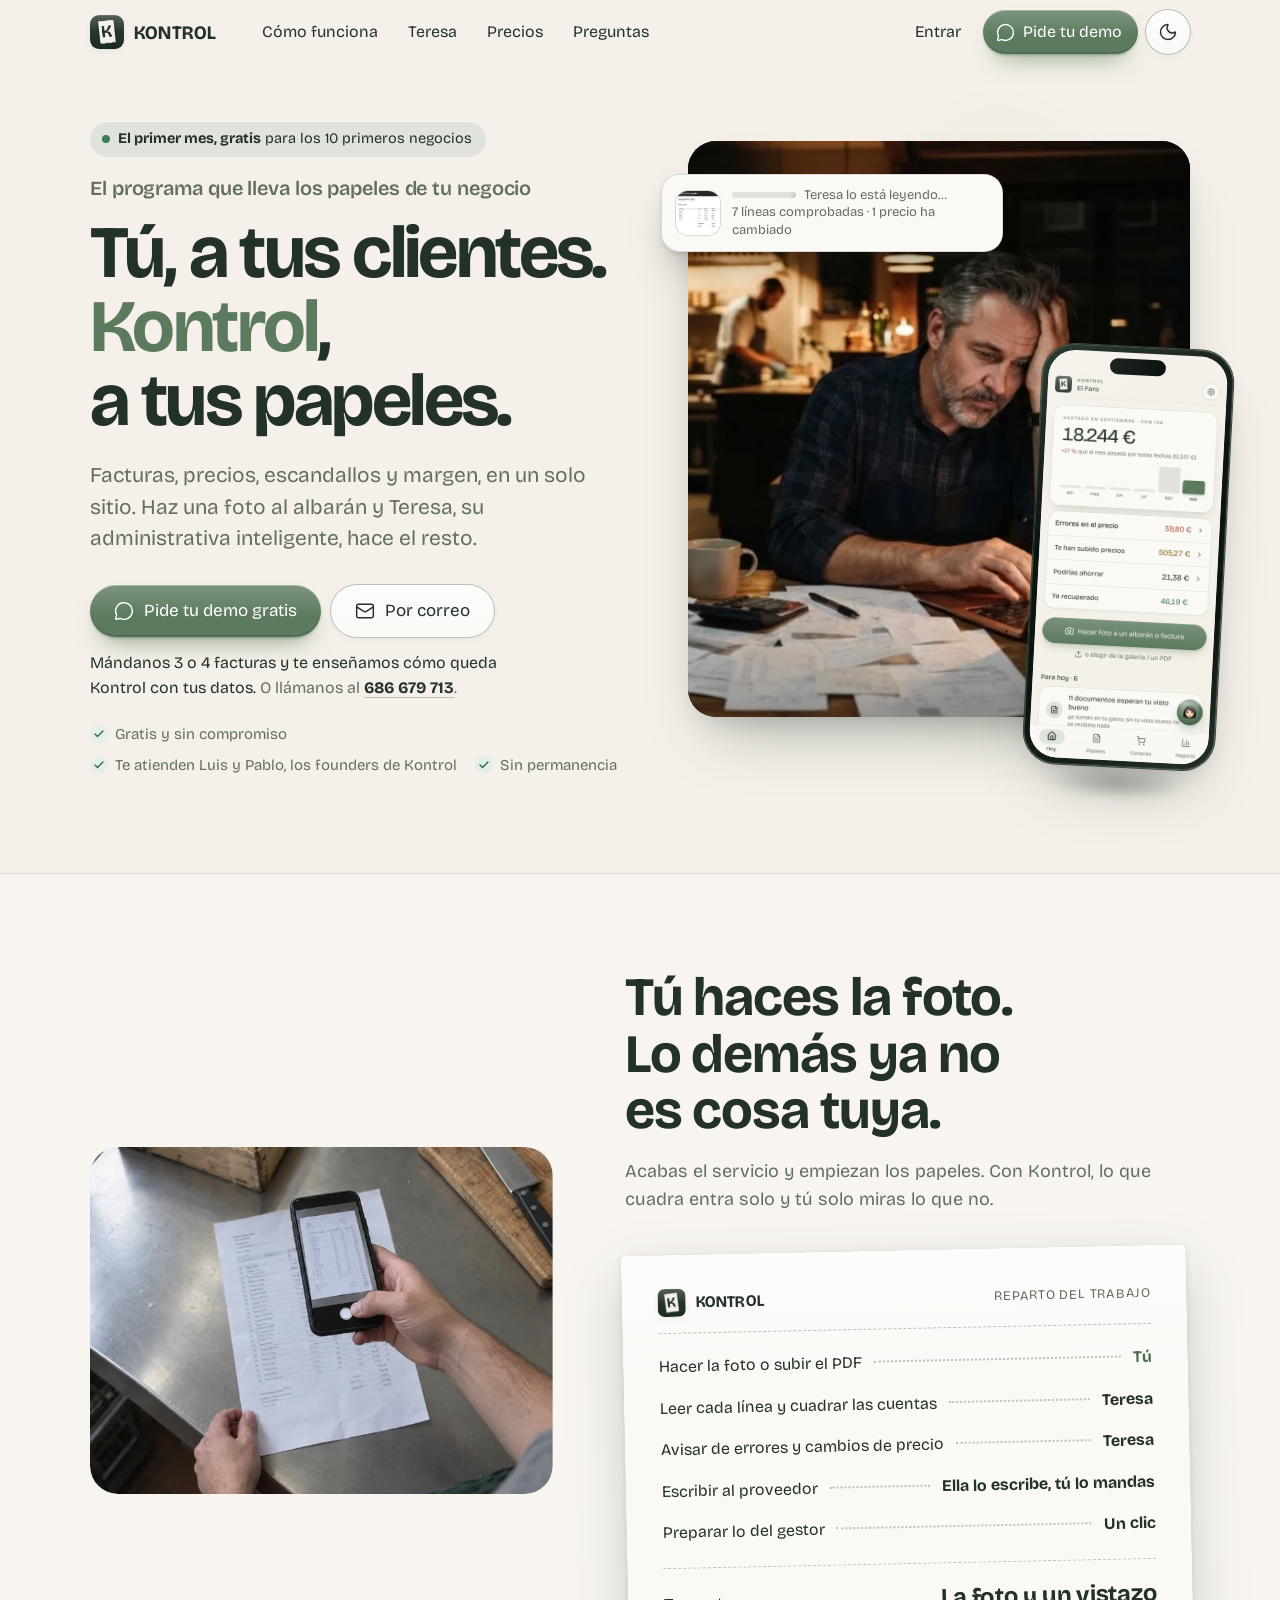
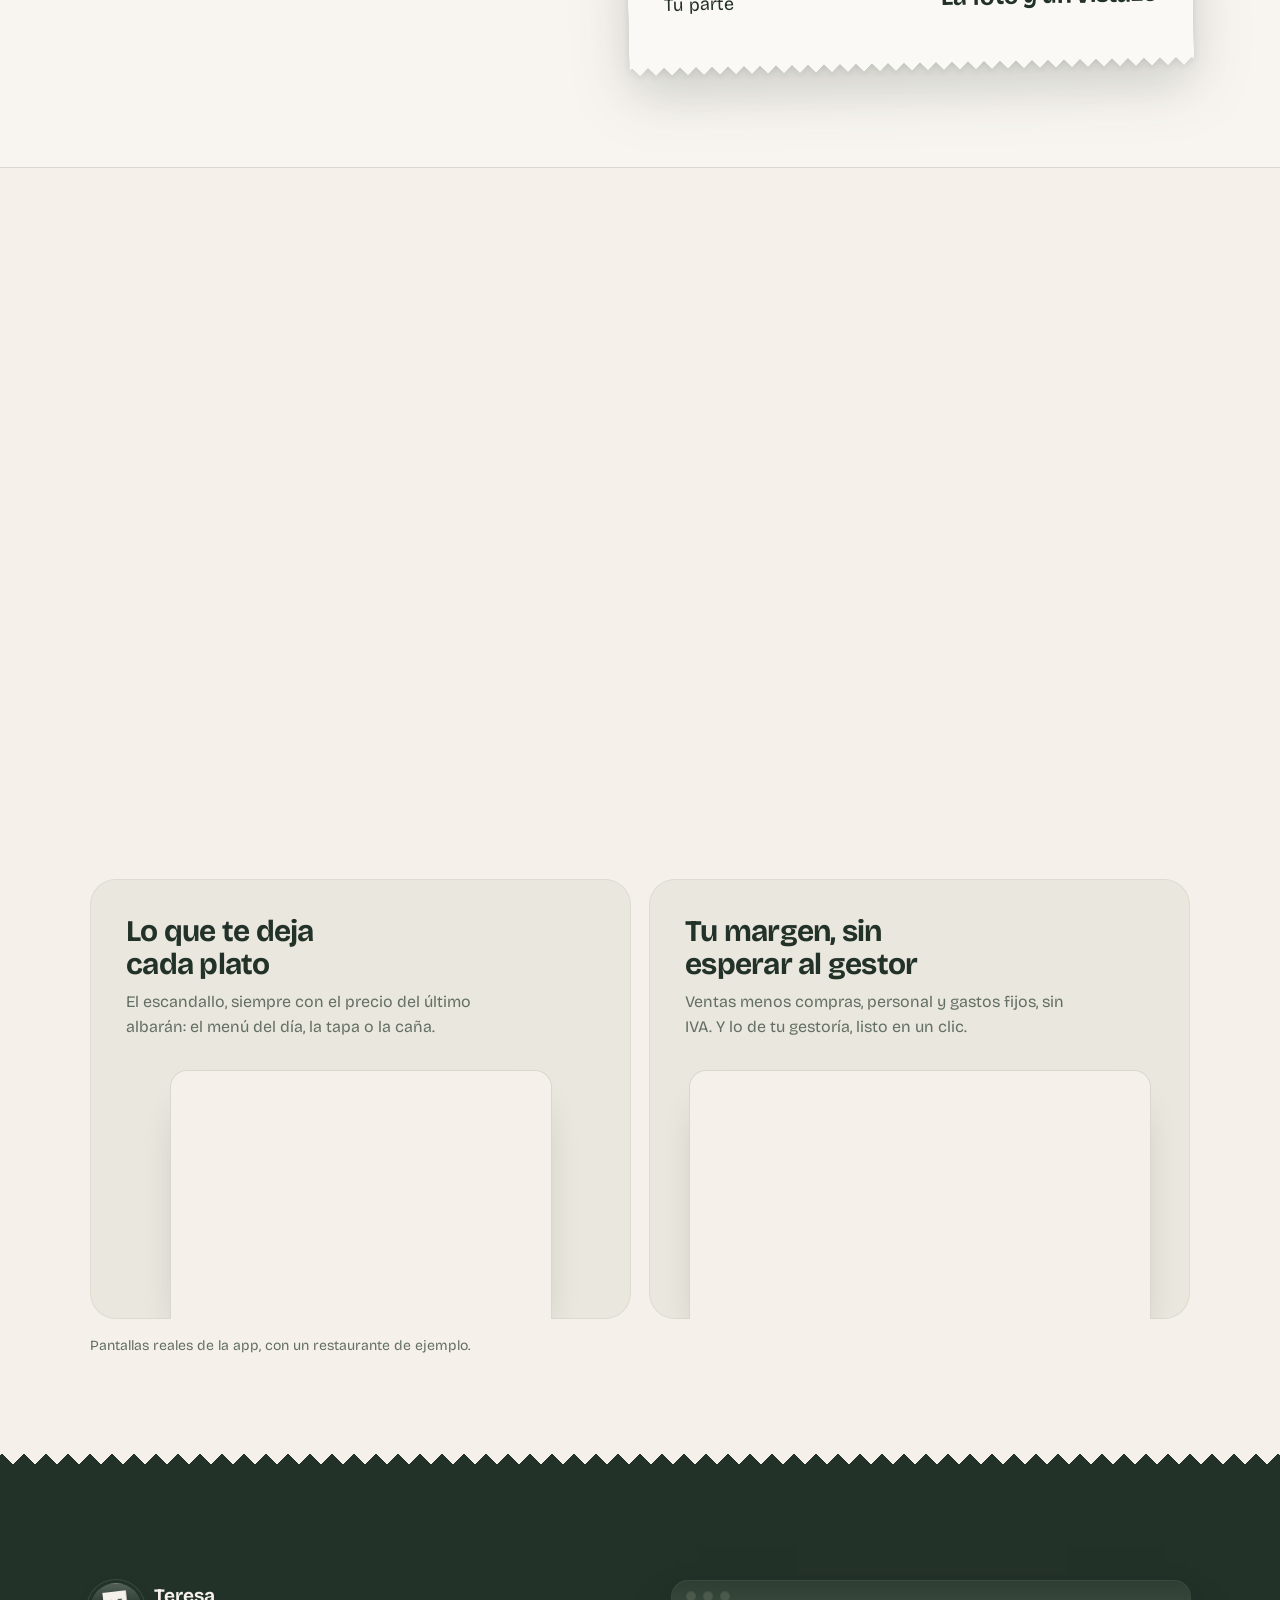
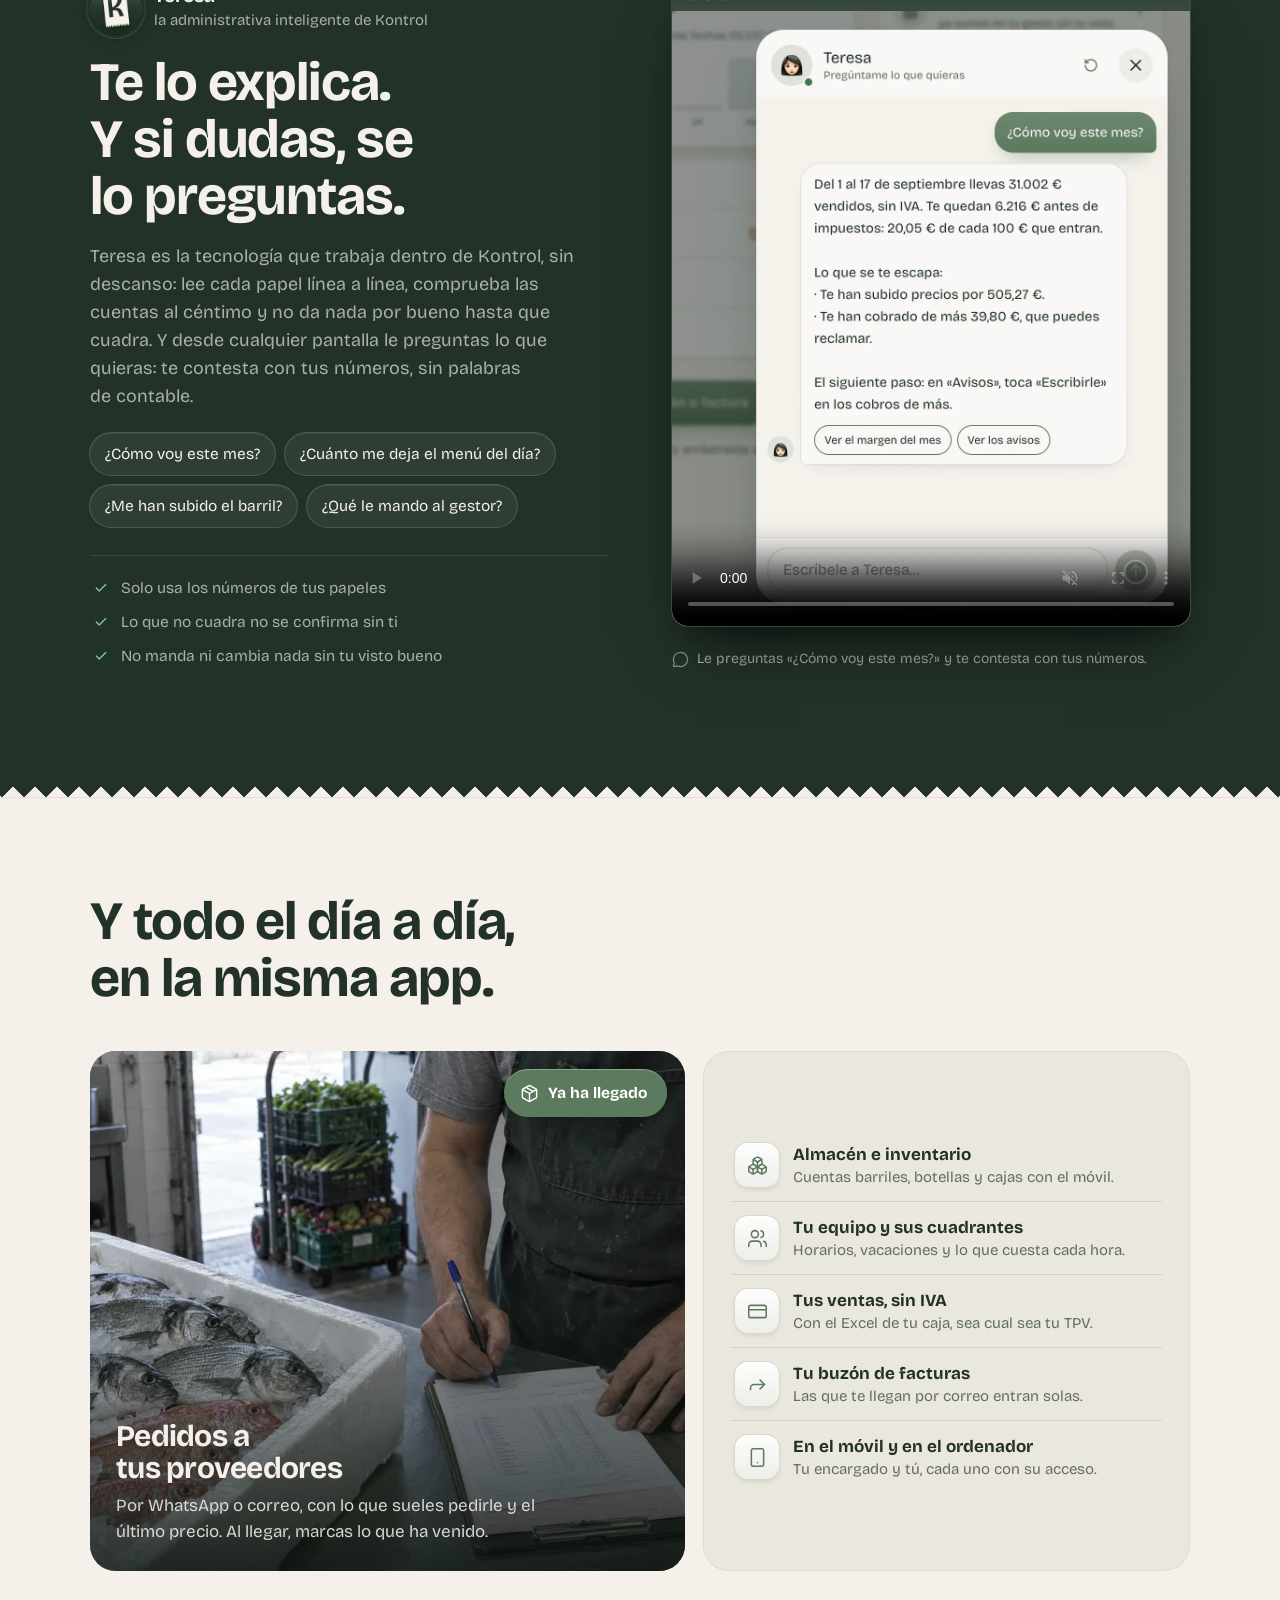
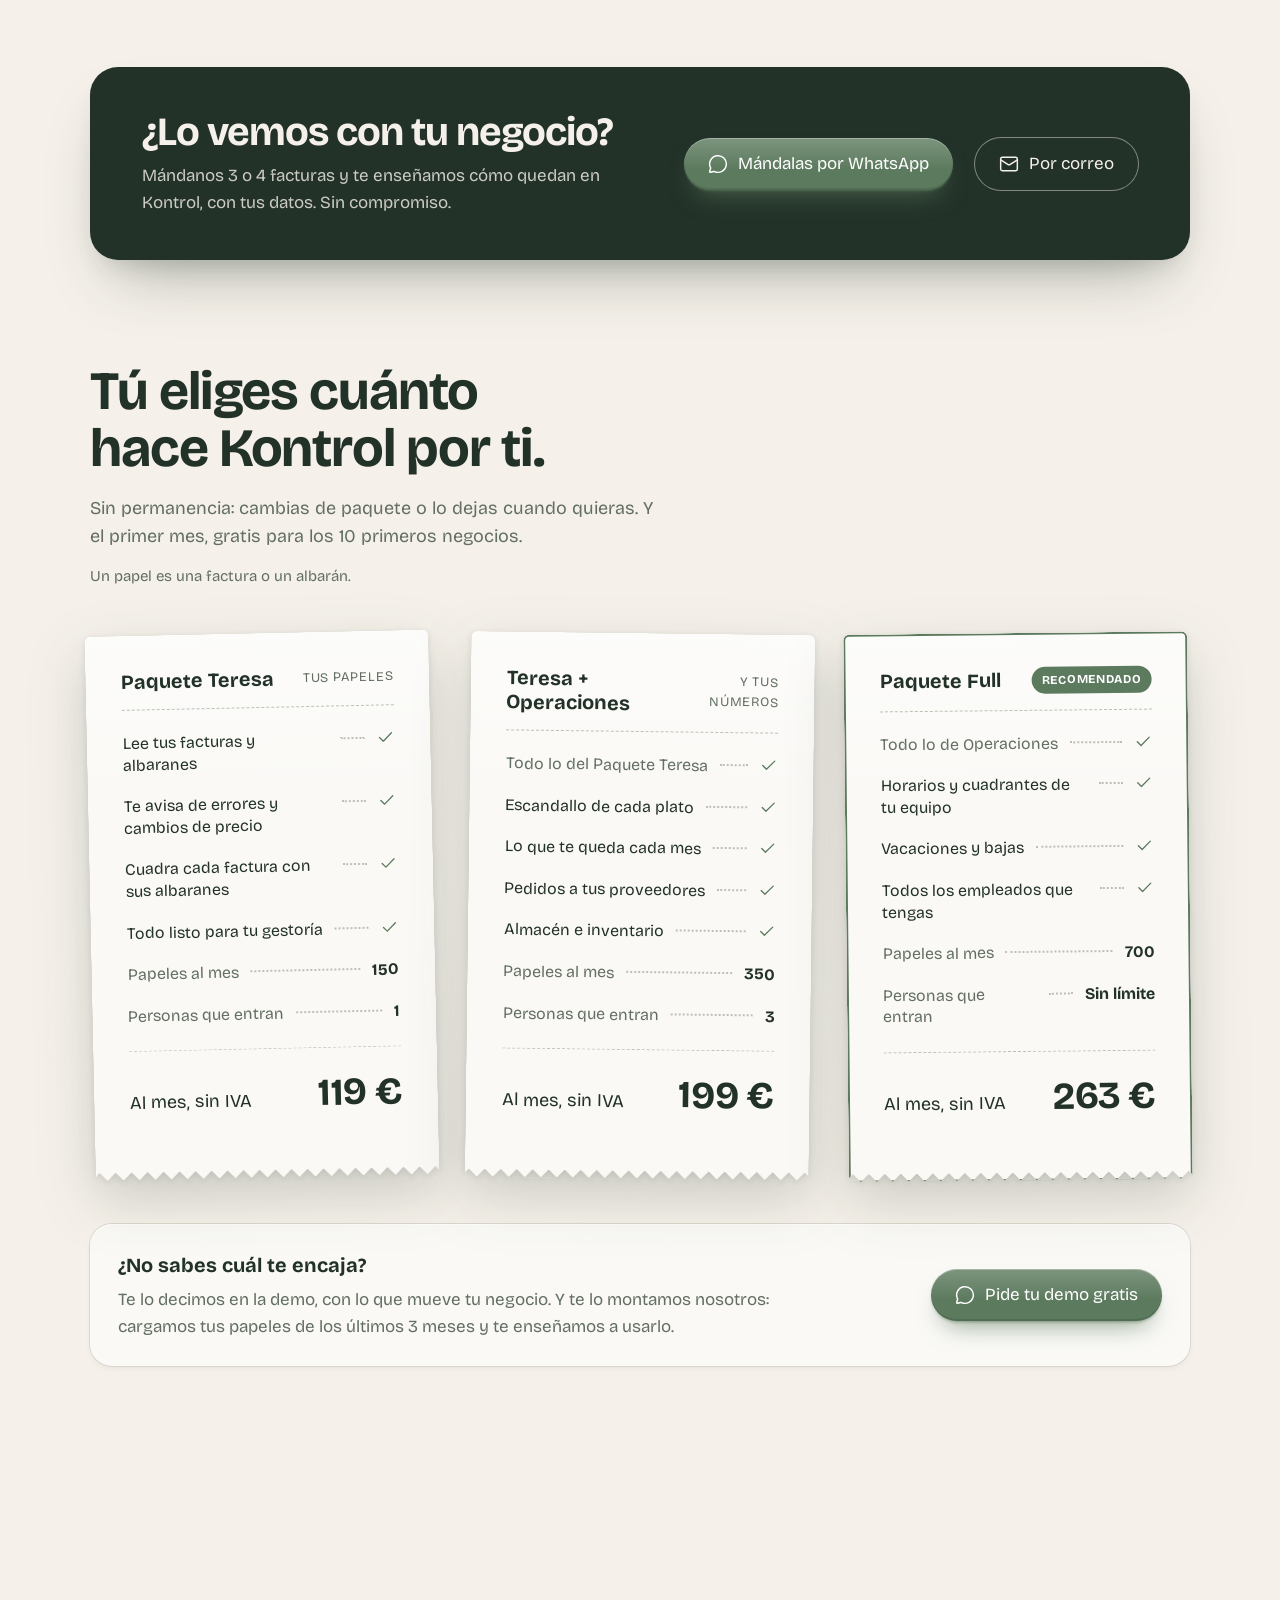
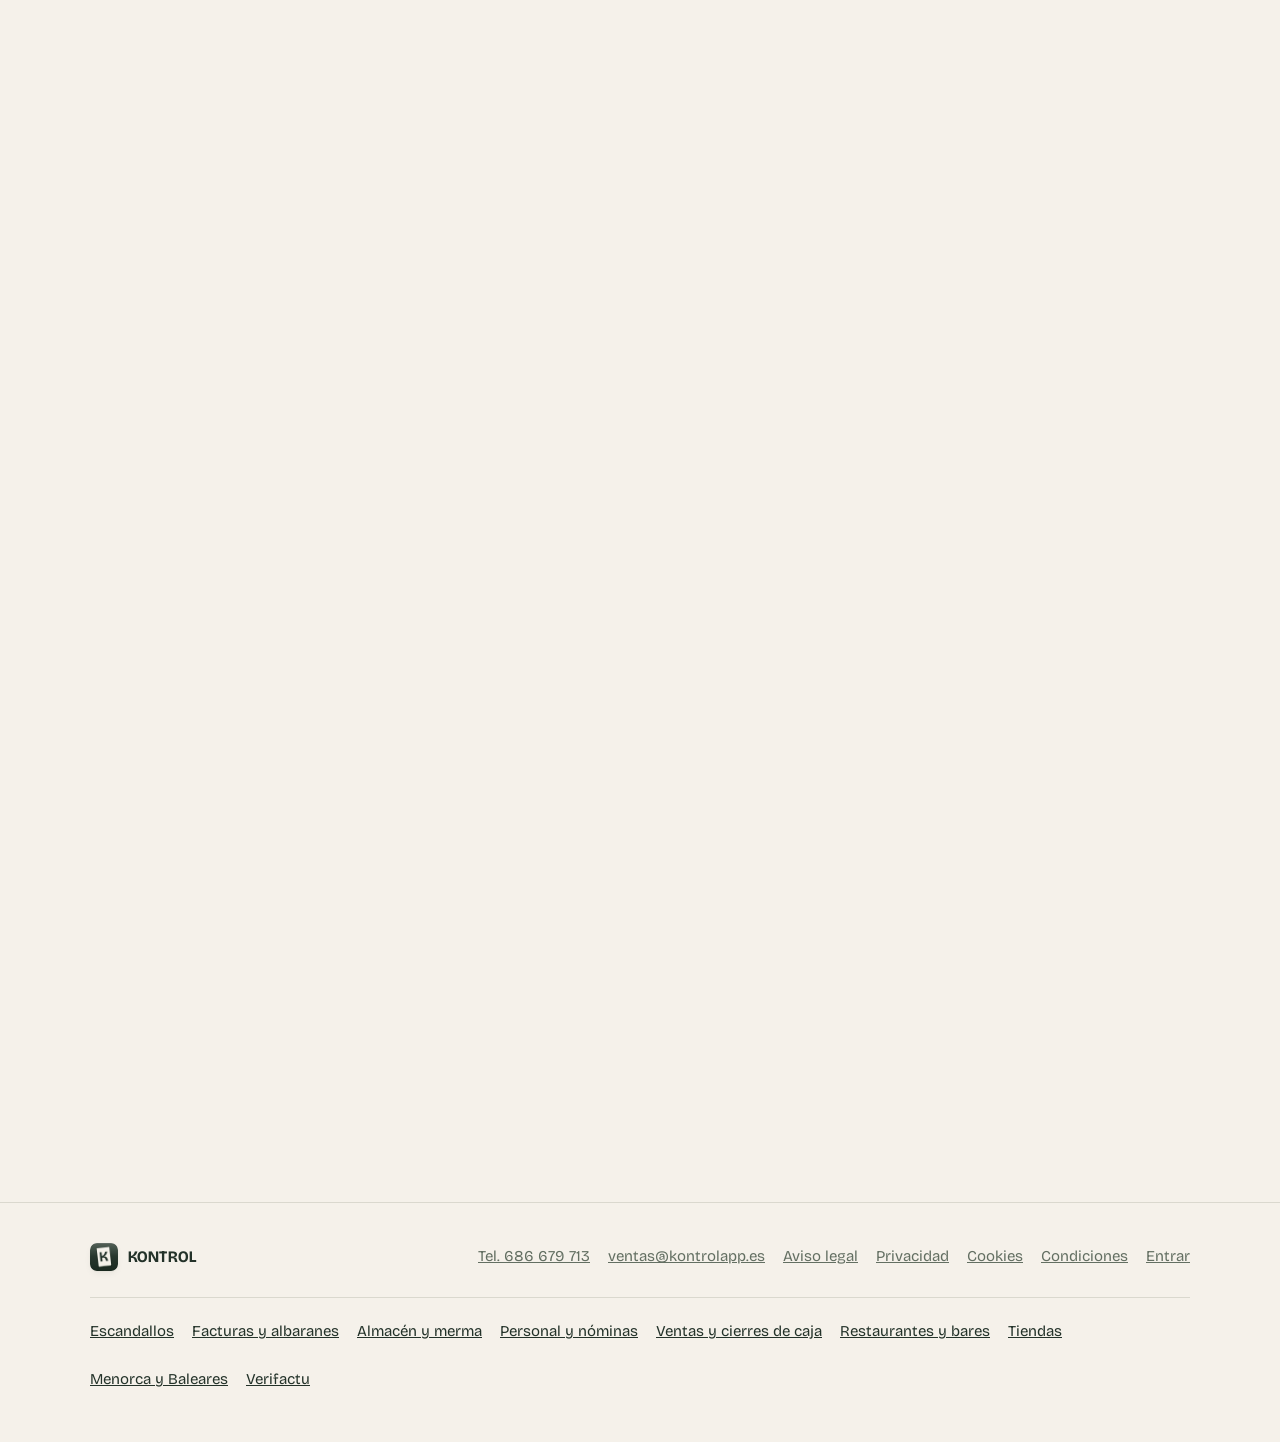
<file: web/index.html>
<!doctype html>
<html lang="es">
<head>
<meta charset="utf-8">
<meta name="viewport" content="width=device-width, initial-scale=1, viewport-fit=cover">
<title>Kontrol · Facturas, albaranes y costes de tu negocio, sin papeleo</title>
<meta name="description" content="Kontrol lleva los papeles de tu negocio: haz una foto al albarán y Teresa lo lee, detecta errores en los precios, calcula tus escandallos y te dice cuánto te queda a fin de mes. Pide una demo gratis.">
<link rel="canonical" href="https://kontrolapp.es/">
<meta property="og:type" content="website">
<meta property="og:locale" content="es_ES">
<meta property="og:url" content="https://kontrolapp.es/">
<meta property="og:title" content="Kontrol · Tú, a tus clientes. Kontrol, a tus papeles.">
<meta property="og:description" content="Haz una foto al albarán y Kontrol hace el resto: facturas, precios, escandallos, margen y lo del gestor. Pide una demo gratis.">
<meta property="og:image" content="https://kontrolapp.es/img/foto-albaran-1100.webp">
<meta name="twitter:card" content="summary_large_image">
<meta name="theme-color" content="#F5F1EA">
<link rel="icon" href="img/favicon.png">
<link rel="apple-touch-icon" href="img/apple-touch-icon.png">
<link rel="preload" href="fuentes/bricolage-grotesque.woff2" as="font" type="font/woff2" crossorigin>
<script type="application/ld+json">
{
  "@context": "https://schema.org",
  "@graph": [
    {
      "@type": "SoftwareApplication",
      "name": "Kontrol",
      "url": "https://kontrolapp.es/",
      "applicationCategory": "BusinessApplication",
      "operatingSystem": "Web, iOS, Android",
      "description": "Programa de gestión para negocios: lee facturas y albaranes, detecta errores en los precios, calcula escandallos y margen, y prepara lo del gestor.",
      "inLanguage": "es",
      "offers": [
        {"@type": "Offer", "name": "Paquete Teresa", "price": "119", "priceCurrency": "EUR"},
        {"@type": "Offer", "name": "Teresa + Operaciones", "price": "199", "priceCurrency": "EUR"},
        {"@type": "Offer", "name": "Paquete Full", "price": "263", "priceCurrency": "EUR"}
      ],
      "publisher": {"@type": "Organization", "name": "Kontrol", "email": "ventas@kontrolapp.es", "telephone": "+34686679713"}
    },
    {
      "@type": "FAQPage",
      "mainEntity": [
        {"@type": "Question", "name": "¿Tengo que saber de contabilidad?", "acceptedAnswer": {"@type": "Answer", "text": "No. Tú haces la foto y miras lo que no cuadra. Las cuentas las hace la app y, si algo no se entiende, Teresa te lo explica en cristiano."}},
        {"@type": "Question", "name": "¿Sustituye a mi gestor?", "acceptedAnswer": {"@type": "Answer", "text": "No. Le deja preparado lo suyo cada mes: el Excel y los papeles. Lo fiscal lo sigue decidiendo él."}},
        {"@type": "Question", "name": "¿Y si lee mal una cifra?", "acceptedAnswer": {"@type": "Answer", "text": "Lo que no cuadra no se confirma solo: te lo enseña con el papel al lado para que lo mires y lo corrijas."}},
        {"@type": "Question", "name": "¿Sirve para mi bar, mi hotel o mi tienda?", "acceptedAnswer": {"@type": "Answer", "text": "Sí. En bares y hoteles funciona igual que en un restaurante. En una tienda, sin la parte de cocina, y con recargo de equivalencia si lo tienes."}},
        {"@type": "Question", "name": "¿Quién ve mis números?", "acceptedAnswer": {"@type": "Answer", "text": "Solo tú y las personas a las que des acceso. Ningún otro negocio puede ver lo tuyo."}},
        {"@type": "Question", "name": "¿Cómo empiezo?", "acceptedAnswer": {"@type": "Answer", "text": "Mándanos 3 o 4 facturas o albaranes por WhatsApp o por correo. Te preparamos tu Kontrol con esos datos, te lo enviamos y luego lo vemos juntos. Si te encaja, te lo montamos nosotros."}}
      ]
    }
  ]
}
</script>
<script>
/* ── LO QUE SE PUEDE CAMBIAR, EN UN SOLO SITIO ─────────────────────────────────────────────────
   «Kontrol» es provisional, y «Teresa» es la ayudante. Se cambian AQUÍ y cambian en toda la
   página: los textos, la pestaña del navegador y los mensajes. (Las capturas y vídeos de la app
   llevan el nombre que tenga la app: al cambiarlo allí, se vuelven a sacar.) */
window.MARCA = {
  producto: "Kontrol",
  ayudante: "Teresa",
  whatsapp: "34686679713",                           /* el de soporte, el mismo que en la app */
  correo: "ventas@kontrolapp.es",                    /* adonde llegan los mensajes del formulario (el de ventas, desde el 28-sep) */
  formulario: "https://n8n.delamotech.es/webhook/kontrol-contacto", /* el flujo que envía el correo solo (n8n, desde el 28-sep)
                                                        (n8n); vacía = se abre el correo del visitante */
  horas: "https://n8n.delamotech.es/webhook/kontrol-huecos",     /* las horas libres para la llamada (n8n);
                                                        vacía = horas de ejemplo y no se apunta nada */
  agendar: "https://n8n.delamotech.es/webhook/kontrol-llamada",  /* donde se apunta la llamada (n8n) */
  entrar: "https://app.kontrolapp.es/app/entrar",
  mensaje: "Hola, os mando 3 o 4 facturas para ver cómo quedaría {producto} con los datos de mi negocio.",
  plazas: 10,                                         /* PROMO: plazas que QUEDAN con el primer mes gratis (de 10). Con 10 pone «para los 10 primeros»; con menos, «quedan X plazas».
                                                        Cambia este número cada vez que entre un cliente; con 0 la promo desaparece de la web */
  plazasTotal: 10
};
/* Abre en claro; el oscuro solo si esta persona lo eligió con el interruptor (o #oscuro en la dirección) */
try {
  if (localStorage.getItem("kontrol-web-tema") === "oscuro" || location.hash === "#oscuro")
    document.documentElement.setAttribute("data-tema", "oscuro");
} catch (e) {}
</script>

<script>
/* Las apariciones al bajar: solo con JS y si el sistema no pide menos movimiento. Si el guion de
   abajo no llegara a arrancar, a los 4 s se enseña todo igual (nada se queda escondido). */
try {
  if ("IntersectionObserver" in window && matchMedia("(prefers-reduced-motion: no-preference)").matches) {
    document.documentElement.classList.add("con-movimiento");
    setTimeout(function () { if (!window.__aparece) document.documentElement.classList.remove("con-movimiento"); }, 4000);
  }
} catch (e) {}
</script>
<style>
@font-face{font-family:'Bricolage Grotesque';font-style:normal;font-display:swap;font-weight:200 800;src:url(fuentes/bricolage-grotesque.woff2) format('woff2');}
/* ── KONTROL · WEB · BASE COMÚN ───────────────────────────────────────────────────────────────
   La lámina «Pino claro» TAL CUAL (sus 8 colores, con su nombre) y lo derivado para llegar a AA,
   copiado de la app (src/styles.css): nunca un hex suelto fuera de estos dos bloques.
   Abre SIEMPRE en claro, como la app (Pablo, 25-sep: «ponmelo en claro»); el oscuro solo con el
   interruptor de la página, que pone data-tema="oscuro" en <html> y se recuerda en ese navegador.
   .claro-fijo: lo que imita la app encima de una foto va SIEMPRE en claro, como la app.
   .oscuro-fijo: la banda de Teresa, oscura en los dos modos. */
:root,.claro-fijo{
  --pino-claro:#233229; --pino-profundo:#16241B; --grafito-verde:#38493D; --musgo-medio:#6E7A6C;
  --salvia:#8B9389; --niebla:#DAD8CE; --crudo:#F5F1EA; --verde-vivo:#5C7A5E; --luz:#FFFFFF;
  --fondo:var(--crudo); --superficie:#FAF9F6; --superficie-alt:#F8F5F0;
  --borde:var(--niebla); --borde-fuerte:#BEC0B6;
  --texto:var(--pino-claro); --texto-2:#636F62; --texto-3:var(--salvia);
  --boton:var(--verde-vivo); --boton-hover:#516C53; --boton-texto:var(--luz);
  --acento:var(--verde-vivo); --acento-texto:#516C53; --acento-suave:#DFE3DC; --acento-sutil:#EDEFEA;
  --positivo:#3F7D55; --positivo-tinta:#336A47; --positivo-fondo:#E3F0E6;
  --negativo:#B5523B; --negativo-tinta:#9A4230; --negativo-fondo:#F6E3DC;
  --aviso:#C08A2E; --aviso-tinta:#8A6118; --aviso-fondo:#F7EDD8;
  --sombra:#0C140F; --marco:var(--sombra); --marco-borde:var(--grafito-verde); --pantalla:var(--crudo);
  /* Relieve (el de la app): sombras TEÑIDAS del pino, nunca negras, y un filo de luz arriba */
  --sombra-1:0 1px 2px -1px color-mix(in srgb,var(--pino-claro) 10%,transparent),0 3px 8px -3px color-mix(in srgb,var(--pino-claro) 10%,transparent);
  --sombra-2:0 2px 4px -2px color-mix(in srgb,var(--pino-claro) 10%,transparent),0 14px 32px -14px color-mix(in srgb,var(--pino-claro) 26%,transparent);
  --sombra-3:0 34px 64px -26px color-mix(in srgb,var(--pino-claro) 38%,transparent),0 14px 28px -14px color-mix(in srgb,var(--pino-claro) 20%,transparent);
  --filo:inset 0 1px 0 color-mix(in srgb,var(--luz) 90%,transparent);
  --hundido:inset 0 1px 2px color-mix(in srgb,var(--pino-claro) 14%,transparent),inset 0 0 0 1px var(--borde-fuerte);
  --curva:cubic-bezier(.16,1,.3,1); --tiempo:.5s;
  --radio:22px; --ancho:1180px; --lado:clamp(16px,5vw,40px);
  color-scheme:light;
}
:root[data-tema="oscuro"],.oscuro-fijo{
  --pino-medio:#2E3E33;
  --fondo:var(--pino-profundo); --superficie:var(--pino-claro); --superficie-alt:var(--pino-medio);
  --borde:var(--grafito-verde); --borde-fuerte:#4B5A4D;
  --texto:var(--crudo); --texto-2:#ABAFA5; --texto-3:#778275;
  --acento:#829881; --acento-texto:#93A792; --acento-suave:#334638; --acento-sutil:#2B3C30;
  --positivo:#7FBF93; --positivo-tinta:#7FBF93; --positivo-fondo:#1F3326;
  --negativo:#E08A72; --negativo-tinta:#E08A72; --negativo-fondo:#3A2520;
  --aviso:#E0B35E; --aviso-tinta:#E0B35E; --aviso-fondo:#372D1A;
  --sombra:#050A07; --marco:var(--sombra); --marco-borde:var(--grafito-verde); --pantalla:var(--crudo);
  --sombra-1:0 1px 2px -1px color-mix(in srgb,var(--sombra) 50%,transparent);
  --sombra-2:0 4px 14px -4px color-mix(in srgb,var(--sombra) 60%,transparent);
  --sombra-3:0 34px 64px -26px color-mix(in srgb,var(--sombra) 80%,transparent),0 14px 28px -14px color-mix(in srgb,var(--sombra) 60%,transparent);
  --filo:inset 0 1px 0 color-mix(in srgb,var(--luz) 8%,transparent);
  --hundido:inset 0 1px 3px color-mix(in srgb,var(--sombra) 50%,transparent),inset 0 0 0 1px var(--borde-fuerte);
  color-scheme:dark;
}
*,*::before,*::after{box-sizing:border-box}
/* Lo que lleva «hidden» no se ve nunca, aunque su clase le dé otra forma de mostrarse */
[hidden]{display:none!important}
html{-webkit-text-size-adjust:100%;scroll-behavior:smooth}
@media (prefers-reduced-motion:reduce){html{scroll-behavior:auto}}
body{margin:0;background:var(--fondo);color:var(--texto);font-family:'Bricolage Grotesque',ui-sans-serif,system-ui,-apple-system,'Segoe UI',Roboto,sans-serif;font-weight:400;font-size:17px;line-height:1.55;-webkit-font-smoothing:antialiased;text-rendering:optimizeLegibility;touch-action:manipulation;transition:background-color .35s ease,color .35s ease}
img,video{max-width:100%;display:block}
a{color:inherit}
h1,h2,h3{font-weight:700;text-wrap:balance;margin:0;letter-spacing:-.02em;line-height:1.05}
p{margin:0;text-wrap:pretty}
.salta{position:absolute;left:-9999px;top:8px;z-index:100;background:var(--superficie);padding:10px 14px;border-radius:12px}
.salta:focus{left:12px}
:focus-visible{outline:3px solid var(--acento);outline-offset:3px;border-radius:8px}
.envoltura{max-width:var(--ancho);margin-inline:auto;padding-inline:var(--lado)}
.icono{width:22px;height:22px;flex:none;fill:none;stroke:currentColor;stroke-width:1.75;stroke-linecap:round;stroke-linejoin:round}
/* Marca: el ticket + la palabra en Bricolage 700, como el lettering (MAYÚSCULAS) */
.marca{display:inline-flex;align-items:center;gap:10px;text-decoration:none;color:var(--texto)}
.marca img{width:34px;height:34px;border-radius:9px;box-shadow:var(--sombra-1)}
.nombre-marca{font-weight:700;font-variation-settings:"opsz" 96;text-transform:uppercase;letter-spacing:.01em;font-size:19px;line-height:1}

/* Botones: teclas. Degradado corto, filo de luz, sombra de su propio color; se hunden al pulsar. */
.boton{position:relative;display:inline-flex;align-items:center;justify-content:center;gap:10px;min-height:52px;padding:0 24px;border-radius:999px;border:0;background-color:var(--boton);background-image:linear-gradient(to bottom,color-mix(in srgb,var(--luz) 20%,transparent),transparent 60%);color:var(--boton-texto);font:inherit;font-size:17px;text-decoration:none;white-space:nowrap;cursor:pointer;
  box-shadow:inset 0 1px 0 color-mix(in srgb,var(--luz) 30%,transparent),inset 0 -2px 0 color-mix(in srgb,var(--sombra) 12%,transparent),0 2px 3px -1px color-mix(in srgb,var(--boton) 60%,transparent),0 14px 26px -12px color-mix(in srgb,var(--boton) 75%,transparent);
  transition:background-color .2s ease,transform .25s var(--curva),box-shadow .25s var(--curva)}
.boton:hover{background-color:var(--boton-hover);transform:translateY(-2px);box-shadow:inset 0 1px 0 color-mix(in srgb,var(--luz) 30%,transparent),inset 0 -2px 0 color-mix(in srgb,var(--sombra) 12%,transparent),0 4px 6px -2px color-mix(in srgb,var(--boton) 60%,transparent),0 20px 34px -14px color-mix(in srgb,var(--boton) 80%,transparent)}
.boton:active{transform:translateY(1px);box-shadow:inset 0 2px 4px color-mix(in srgb,var(--sombra) 25%,transparent),0 1px 2px color-mix(in srgb,var(--boton) 50%,transparent)}
.boton[disabled]{opacity:.6;cursor:progress;transform:none}
.boton .icono{width:20px;height:20px}
.boton-borde{background:var(--superficie);background-image:linear-gradient(to bottom,color-mix(in srgb,var(--luz) 60%,transparent),transparent);color:var(--texto);box-shadow:var(--filo),0 0 0 1px var(--borde-fuerte),var(--sombra-1)}
.boton-borde:hover{background-color:var(--superficie);box-shadow:var(--filo),0 0 0 1px var(--texto),var(--sombra-2)}
:root[data-tema="oscuro"] .boton-borde{background-image:none}
.enlace{display:inline-flex;align-items:center;gap:8px;min-height:44px;color:var(--texto);text-decoration:underline;text-decoration-color:var(--borde-fuerte);text-underline-offset:5px;cursor:pointer;transition:text-decoration-color .2s ease}
.enlace:hover{text-decoration-color:currentColor}
.enlace .icono{transition:transform .25s var(--curva)}
.enlace:hover .icono{transform:translateX(3px)}

/* Marco de móvil: canto con reflejo, pantalla de la app instalada y su sombra en el suelo */
/* ⚠️ El alto del marco lo manda SOLO la captura: nunca se estira dentro de una fila o rejilla
   (Pablo lo vio en el móvil: un marco estirado más alto que su pantalla se ve rarísimo) */
.movil{position:relative;width:100%;max-width:300px;height:auto;align-self:start;flex:none;border-radius:46px;padding:9px;
  background:linear-gradient(150deg,color-mix(in srgb,var(--grafito-verde) 75%,var(--sombra)) 0%,var(--sombra) 38%,var(--sombra) 70%,color-mix(in srgb,var(--grafito-verde) 55%,var(--sombra)) 100%);
  box-shadow:inset 0 0 0 1px color-mix(in srgb,var(--luz) 14%,transparent),0 0 0 1px var(--marco-borde),var(--sombra-3)}
.movil::after{content:"";position:absolute;left:12%;right:12%;bottom:-34px;height:34px;border-radius:50%;background:radial-gradient(closest-side,color-mix(in srgb,var(--pino-claro) 30%,transparent),transparent);filter:blur(4px);z-index:-1;pointer-events:none}
.movil .pantalla{position:relative;border-radius:38px;overflow:hidden;background:var(--pantalla);padding-top:30px}
.movil .pantalla::before{content:"";position:absolute;top:9px;left:50%;transform:translateX(-50%);width:84px;height:23px;border-radius:20px;background:var(--sombra)}
.movil .pantalla::after{content:"";position:absolute;inset:0;border-radius:inherit;background:linear-gradient(115deg,color-mix(in srgb,var(--luz) 16%,transparent) 0%,transparent 32%);pointer-events:none}
.movil img{width:100%;height:auto;aspect-ratio:780/1688}
/* Marco de ordenador: una ventana con su barra */
.ventana{position:relative;border-radius:16px;overflow:hidden;background:var(--superficie);box-shadow:var(--filo),0 0 0 1px var(--borde),var(--sombra-3)}
.ventana .barra{height:30px;display:flex;align-items:center;gap:7px;padding-inline:14px;background:linear-gradient(to bottom,var(--superficie),var(--superficie-alt));border-bottom:1px solid var(--borde)}
.ventana .barra i{width:10px;height:10px;border-radius:50%;background:var(--borde-fuerte);box-shadow:inset 0 1px 1px color-mix(in srgb,var(--sombra) 15%,transparent)}
.ventana img,.ventana video{width:100%;height:auto;aspect-ratio:1600/1000;object-fit:cover;object-position:top;background:var(--crudo)}
.ventana video{aspect-ratio:1280/800}
.pie-foto{font-size:14px;color:var(--texto-2);margin-top:14px}

/* Aparecer al llegar: solo si hay JS y el sistema no pide menos movimiento (la clase la pone el
   guion). Sin eso, todo se ve quieto desde el principio. */
.con-movimiento .aparece{opacity:0;transform:translateY(30px) scale(.985);transition:opacity .8s var(--curva),transform .9s var(--curva);transition-delay:calc(var(--i,0) * 80ms)}
.con-movimiento .aparece.visto{opacity:1;transform:none}
@media (prefers-reduced-motion:no-preference){
  .entra{animation:entra .8s var(--curva) backwards}
  @keyframes entra{from{transform:translateY(22px);opacity:.001}}
}
/* El paso de claro a oscuro se abre en círculo desde el interruptor (como en la app) */
::view-transition-old(root),::view-transition-new(root){animation:none;mix-blend-mode:normal}

/* ── KONTROL · LA WEB (v3, 25-sep-2026) ───────────────────────────────────────────────────────
   Lo mejor de las dos versiones y de la competencia:
   · nuestra portada del albarán, el formato tique y la app enseñada en ordenador Y en móvil;
   · de la de Luis, la historia que se queda quieta mientras bajas y hace zoom a lo que dice el
     texto, y las páginas de cuatro pastillas;
   · de Haddock, las fotos de situaciones reales con trozos de la app encima y el mosaico;
   · arriba, un desplegable «Qué hace» en vez de la barra de pastillas (Pablo: «nada de pastillas
     arriba, mejor un desplegable»). Primero el móvil. */
[id]{scroll-margin-top:calc(env(safe-area-inset-top,0px) + 76px)}

/* ── CABECERA Y DESPLEGABLE ── */
.cabecera{position:sticky;top:0;z-index:50;padding-top:env(safe-area-inset-top,0px);background:color-mix(in srgb,var(--fondo) 93%,transparent);backdrop-filter:blur(14px) saturate(1.2);-webkit-backdrop-filter:blur(14px) saturate(1.2);border-bottom:1px solid transparent;transition:border-color .3s ease,box-shadow .3s ease,background-color .35s ease}
.cabecera.bajada{border-bottom-color:var(--borde);box-shadow:0 10px 24px -20px color-mix(in srgb,var(--pino-claro) 45%,transparent)}
.cabecera-fila{display:flex;align-items:center;gap:8px;height:64px}
.cabecera .marca{margin-right:auto}
.nav-principal{display:none}
.cabecera-fila .cab-entrar{display:none}
.nav-boton,.nav-enlace{display:inline-flex;align-items:center;gap:6px;min-height:44px;padding:0 14px;border-radius:999px;border:0;background:none;font:inherit;font-size:16px;color:var(--texto);text-decoration:none;cursor:pointer;transition:background-color .2s ease,color .2s ease}
.nav-boton:hover,.nav-enlace:hover{background:var(--acento-sutil)}
.nav-boton[aria-expanded="true"]{background:var(--acento-suave)}
.nav-boton .icono{width:18px;height:18px;color:var(--texto-2);transition:transform .3s var(--curva)}
.nav-boton[aria-expanded="true"] .icono{transform:rotate(180deg)}
.boton-cab{min-height:44px;padding:0 16px 0 13px;font-size:16px;gap:8px}
.boton-cab .icono{width:19px;height:19px;color:var(--acento)}
.redondo{display:grid;place-items:center;flex:none;width:44px;height:44px;border-radius:50%;border:0;cursor:pointer;color:var(--texto);background:var(--superficie);background-image:linear-gradient(to bottom,color-mix(in srgb,var(--luz) 60%,transparent),transparent);box-shadow:var(--filo),0 0 0 1px var(--borde-fuerte),var(--sombra-1);transition:transform .25s var(--curva),box-shadow .25s var(--curva)}
:root[data-tema="oscuro"] .redondo{background-image:none}
.redondo:hover{transform:translateY(-2px);box-shadow:var(--filo),0 0 0 1px var(--texto),var(--sombra-2)}
.redondo:active{transform:translateY(1px)}
.redondo .icono{grid-area:1/1;width:20px;height:20px;transition:transform .45s var(--curva),opacity .3s ease}
.cab-tema{display:none}
.tema-boton .sol{opacity:0;transform:rotate(-90deg) scale(.6)}
:root[data-tema="oscuro"] .tema-boton .luna{opacity:0;transform:rotate(90deg) scale(.6)}
:root[data-tema="oscuro"] .tema-boton .sol{opacity:1;transform:none}
.menu-boton .cerrar{opacity:0;transform:rotate(-90deg) scale(.6)}
.menu-boton[aria-expanded="true"] .abrir{opacity:0;transform:rotate(90deg) scale(.6)}
.menu-boton[aria-expanded="true"] .cerrar{opacity:1;transform:none}

.menu{position:absolute;left:0;right:0;top:100%;z-index:2}
.menu[hidden]{display:none}
.menu .envoltura{padding-inline:8px}
.menu-caja{margin-top:6px;padding:14px;border-radius:24px;background:var(--superficie);box-shadow:var(--filo),0 0 0 1px var(--borde),var(--sombra-3);max-height:calc(100dvh - 64px - env(safe-area-inset-top,0px) - 20px);overflow:auto;overscroll-behavior:contain;opacity:0;transform:translateY(-8px) scale(.985);transform-origin:top left;transition:opacity .2s ease,transform .3s var(--curva)}
.menu.abierto .menu-caja{opacity:1;transform:none}
.menu-rotulo{padding:6px 10px 4px;font-size:13px;letter-spacing:.14em;text-transform:uppercase;color:var(--texto-2)}
.menu-lista{list-style:none;margin:6px 0 0;padding:0;display:grid;gap:2px}
.menu-lista a{display:grid;grid-template-columns:auto minmax(0,1fr);column-gap:14px;align-items:center;padding:9px 10px;border-radius:16px;text-decoration:none;color:var(--texto);transition:background-color .2s ease}
.menu-lista a:hover{background:var(--acento-sutil)}
.menu-lista a[aria-current="true"]{background:var(--acento-suave)}
.menu-lista .tecla{grid-row:span 2;width:42px;height:42px}
.menu-lista b{font-weight:700;font-size:17px;line-height:1.2}
.menu-lista small{font-size:14px;line-height:1.35;color:var(--texto-2)}
.menu-pie{display:grid;gap:10px;margin-top:12px;padding:14px 4px 4px;border-top:1px solid var(--borde)}
.menu-pie .fila{display:flex;align-items:center;justify-content:space-between;gap:12px;padding-inline:6px}
.menu-pie .boton{width:100%}
.menu-velo{position:fixed;inset:0;z-index:45;background:color-mix(in srgb,var(--sombra) 38%,transparent);opacity:0;transition:opacity .25s ease}
.menu-velo.abierto{opacity:1}
.menu-velo[hidden]{display:none}

/* ── TIPOS COMUNES ── */
.bloque{padding-block:88px}
.titular{font-size:clamp(32px,7.6vw,54px);max-width:17ch}
.explica{color:var(--texto-2);font-size:18px;max-width:48ch;margin-top:18px}
.antetitulo{font-size:13px;letter-spacing:.14em;text-transform:uppercase;color:var(--texto-2);margin-bottom:16px}
.etiqueta{display:inline-flex;align-items:center;gap:7px;padding:6px 12px 6px 10px;border-radius:999px;background:var(--acento-suave);font-size:14px;margin-bottom:14px;box-shadow:var(--filo)}
.etiqueta .icono{width:17px;height:17px}
/* La tecla del icono: en relieve, como los botones de la app */
.tecla{display:grid;place-items:center;flex:none;width:44px;height:44px;border-radius:13px;color:var(--acento);background:var(--superficie);background-image:linear-gradient(to bottom,color-mix(in srgb,var(--luz) 70%,transparent),color-mix(in srgb,var(--acento) 8%,transparent));box-shadow:var(--filo),0 0 0 1px var(--borde),0 3px 6px -2px color-mix(in srgb,var(--pino-claro) 18%,transparent)}
:root[data-tema="oscuro"] .tecla,.oscuro-fijo .tecla{background-image:linear-gradient(to bottom,color-mix(in srgb,var(--luz) 6%,transparent),transparent)}
.tecla .icono{width:21px;height:21px}
/* Las pastillas: tarjetas posadas, con filo de luz, sombra teñida, y se levantan al pasar */
.pastillas{list-style:none;padding:0;margin:0;display:grid;gap:12px}
.pastilla{display:grid;grid-template-columns:auto minmax(0,1fr);gap:3px 16px;align-items:start;align-content:start;padding:18px 20px;border-radius:20px;background:var(--superficie);background-image:linear-gradient(to bottom,color-mix(in srgb,var(--luz) 40%,transparent),transparent 40%);box-shadow:var(--filo),0 0 0 1px var(--borde),var(--sombra-1);transition:transform .35s var(--curva),box-shadow .35s var(--curva)}
:root[data-tema="oscuro"] .pastilla,.oscuro-fijo .pastilla{background-image:none}
.pastilla:hover{transform:translateY(-3px);box-shadow:var(--filo),0 0 0 1px var(--borde-fuerte),var(--sombra-2)}
.pastilla .tecla{grid-row:span 2}
.pastilla b{font-weight:700;font-size:18px;line-height:1.25;padding-top:2px}
.pastilla > span:not(.tecla){color:var(--texto-2);font-size:16px}
.dolor .tecla{color:var(--texto-2)}

/* La foto: marco redondeado que se abre al llegar; lo de la app va encima, en claro */
.foto{position:relative;margin:0}
.foto-marco{position:relative;overflow:hidden;border-radius:28px;background:var(--superficie-alt);box-shadow:var(--sombra-3);isolation:isolate}
.foto-marco img{width:100%;height:100%;object-fit:cover}
:root[data-tema="oscuro"] .foto-marco img{filter:brightness(.92)}
.chip-app{position:absolute;z-index:3;display:flex;align-items:center;gap:12px;padding:12px 14px;border-radius:18px;background:var(--superficie);color:var(--texto);font-size:14px;line-height:1.35;box-shadow:var(--filo),0 0 0 1px var(--borde),0 22px 44px -18px color-mix(in srgb,var(--sombra) 55%,transparent),0 3px 8px -3px color-mix(in srgb,var(--sombra) 25%,transparent)}
.chip-app b{font-weight:700}
.chip-rotulo{font-size:11.5px;letter-spacing:.14em;text-transform:uppercase;color:var(--texto-2)}

/* ── PORTADA ── */
.portada{position:relative;padding-block:36px 72px;display:grid;gap:44px}
.portada h1{font-size:clamp(40px,11.4vw,74px);line-height:1;letter-spacing:-.035em}
.portada h1 .marca-en-frase{color:var(--acento)}
.entradilla{font-size:clamp(18px,4.8vw,21px);line-height:1.5;color:var(--texto-2);max-width:36ch;margin-top:22px}
.acciones{display:flex;flex-wrap:wrap;align-items:center;gap:12px 22px;margin-top:30px}
.escena{position:relative;min-height:480px}
.escena::before{content:"";position:absolute;inset:-8% 0 -8% 0;background:radial-gradient(closest-side at 62% 48%,color-mix(in srgb,var(--verde-vivo) 22%,transparent),transparent);filter:blur(10px);z-index:-1;pointer-events:none}
.escena .papel{position:absolute;left:0;top:16px;width:62%;max-width:330px;margin:0;border-radius:4px;overflow:hidden;background:var(--luz);box-shadow:0 0 0 1px color-mix(in srgb,var(--pino-claro) 10%,transparent),var(--sombra-3);transform:rotate(-6.2deg);transform-origin:70% 20%}
.escena .papel img{width:100%;height:auto;aspect-ratio:620/877}
.escena .movil{position:relative;margin-left:auto;margin-right:2%;max-width:250px;transform:rotate(2deg)}
.sello{position:absolute;left:2%;bottom:22px;display:flex;align-items:center;gap:10px;padding:10px 14px 10px 10px;border-radius:16px;background:var(--superficie);box-shadow:var(--filo),0 0 0 1px var(--borde),var(--sombra-2);max-width:250px;z-index:3}
.sello .icono{width:30px;height:30px;padding:6px;border-radius:50%;background:var(--positivo-fondo);color:var(--positivo-tinta);stroke-width:2.25}
.sello b{font-weight:700;display:block;line-height:1.2;font-size:15px}
.sello span{color:var(--texto-2);font-size:14px;line-height:1.3;display:block}

/* ── EL PROBLEMA ── */
.problema .rejilla{display:grid;gap:36px}
.problema .foto-marco{aspect-ratio:4/3}
.problema .foto-marco img{object-position:50% 45%}
.problema .pastillas{margin-top:36px}

/* ── EL TIQUE ── */
.reparto{background:var(--superficie-alt);border-block:1px solid var(--borde)}
.reparto .rejilla{display:grid;gap:44px}
.reparto .foto-marco{aspect-ratio:4/5}
.tique-sombra{filter:drop-shadow(0 22px 28px color-mix(in srgb,var(--pino-claro) 18%,transparent)) drop-shadow(0 2px 3px color-mix(in srgb,var(--pino-claro) 12%,transparent))}
:root[data-tema="oscuro"] .tique-sombra{filter:drop-shadow(0 22px 28px color-mix(in srgb,var(--sombra) 70%,transparent))}
.tique{--diente:16px;position:relative;background:var(--superficie);background-image:linear-gradient(to bottom,color-mix(in srgb,var(--luz) 50%,transparent),transparent 30%);padding:26px 22px 46px;border-radius:6px 6px 0 0;transform:rotate(-1.2deg);
  -webkit-mask:conic-gradient(from -45deg at bottom,#0000,#000 1deg 89deg,#0000 90deg) 50% / var(--diente) 100%;
          mask:conic-gradient(from -45deg at bottom,#0000,#000 1deg 89deg,#0000 90deg) 50% / var(--diente) 100%}
:root[data-tema="oscuro"] .tique{background-image:none}
.tique-cabeza{display:flex;align-items:center;justify-content:space-between;gap:12px;padding-bottom:16px;border-bottom:1.5px dashed var(--borde-fuerte)}
.tique-cabeza .marca img{width:28px;height:28px;border-radius:7px}
.tique-cabeza .nombre-marca{font-size:16px}
.tique-cabeza small{font-size:13px;color:var(--texto-2);letter-spacing:.06em;text-transform:uppercase;text-align:right}
.lineas{list-style:none;margin:0;padding:12px 0 14px;display:grid}
.lineas li{display:grid;grid-template-columns:minmax(0,1fr) auto;align-items:baseline;gap:4px 12px;padding:10px 0;font-size:16px;line-height:1.35}
.lineas li b{font-weight:700;text-align:right}
.lineas li i{display:none}
.lineas .tu{color:var(--acento-texto)}
.lineas .no{color:var(--negativo-tinta)}
.tique-total{display:flex;flex-wrap:wrap;justify-content:space-between;align-items:baseline;gap:6px 12px;padding-top:16px;border-top:1.5px dashed var(--borde-fuerte);font-size:18px}
.tique-total b{font-weight:700;font-size:clamp(20px,5vw,24px);letter-spacing:-.01em}
/* El tique se imprime línea a línea al llegar */
.con-movimiento .tique-sombra.aparece .lineas li,.con-movimiento .tique-sombra.aparece .tique-total{clip-path:inset(0 100% 0 0);transition:clip-path .55s var(--curva);transition-delay:calc(.35s + var(--l,0) * 110ms)}
.con-movimiento .tique-sombra.aparece.visto .lineas li,.con-movimiento .tique-sombra.aparece.visto .tique-total{clip-path:inset(0 0 0 0)}
/* La fila de subida de la app, encima de la foto: «Teresa lo está leyendo…» y luego «Leído» */
.chip-progreso{left:14px;right:14px;top:14px;max-width:340px}
.miniatura{position:relative;flex:none;width:44px;height:44px;border-radius:12px;overflow:hidden;background:var(--superficie-alt);box-shadow:0 0 0 1px var(--borde)}
.miniatura img{width:100%;height:100%;object-fit:cover;object-position:top}
.miniatura .icono{position:absolute;inset:0;margin:auto;width:24px;height:24px;padding:10px;box-sizing:content-box;color:var(--luz);background:color-mix(in srgb,var(--positivo) 75%,transparent);stroke-width:2.5;opacity:0;transform:scale(.6);transition:opacity .3s ease,transform .45s var(--curva)}
.chip-progreso .cuerpo{display:grid;flex:1;min-width:0}
.chip-progreso .cuerpo > span{display:flex;align-items:center;gap:8px;color:var(--texto-2);font-size:13px}
.barra-trabajo{flex:none;width:64px;height:6px;border-radius:99px;background:linear-gradient(90deg,var(--acento-suave) 0 30%,var(--acento) 45% 55%,var(--acento-suave) 70%);background-size:300% 100%;animation:trabaja 1.2s linear infinite}
@keyframes trabaja{from{background-position:100% 0}to{background-position:0 0}}
.chip-progreso .ya,.chip-progreso .revisar{display:none}
.chip-progreso.leido .leyendo{display:none}
.chip-progreso.leido .ya{display:grid}
.chip-progreso.leido .revisar{display:inline-flex}
.chip-progreso.leido .miniatura .icono{opacity:1;transform:none}
.revisar{flex:none;align-items:center;padding:7px 12px;border-radius:999px;background:var(--acento-suave);color:var(--acento-texto);font-size:13px;font-weight:700}

/* ── LA HISTORIA: los pasos a la izquierda y la pantalla quieta que se acerca a lo que dicen ── */
.historia-cabeza .explica{max-width:52ch}
.pasos{list-style:none;padding:0;margin:48px 0 0;display:grid;gap:72px}
.paso-num{display:inline-flex;align-items:center;gap:10px;min-height:44px;padding:6px 18px 6px 6px;border-radius:999px;background:var(--texto);color:var(--fondo);font-size:15px;font-weight:700;letter-spacing:.1em;text-transform:uppercase;line-height:1;box-shadow:0 10px 22px -12px color-mix(in srgb,var(--sombra) 60%,transparent)}
.paso-num .n{display:grid;place-items:center;width:32px;height:32px;border-radius:50%;background:var(--boton);color:var(--boton-texto);font-size:15px;letter-spacing:0;box-shadow:inset 0 1px 0 color-mix(in srgb,var(--luz) 30%,transparent)}
.paso-num .icono{width:19px;height:19px;opacity:.85}
.paso h3{font-size:clamp(28px,6.4vw,40px);letter-spacing:-.025em;line-height:1.06;margin-top:14px;max-width:18ch}
.paso > p:not([class]){color:var(--texto-2);font-size:18px;margin-top:14px;max-width:44ch}
.paso .etiqueta{margin:14px 0 0}
.checks{list-style:none;padding:0;margin:22px 0 0;display:grid;gap:12px}
.checks li{display:grid;grid-template-columns:24px minmax(0,1fr);gap:10px;font-size:16px;line-height:1.45}
.checks .icono{width:22px;height:22px;margin-top:0;padding:4px;border-radius:50%;background:var(--positivo-fondo);color:var(--positivo-tinta);stroke-width:2.5;box-sizing:border-box}
.checks b{font-weight:700}
.mas-detalle{margin-top:20px;border-radius:18px;background:var(--acento-sutil);box-shadow:inset 0 0 0 1px var(--borde)}
.mas-detalle summary{list-style:none;display:flex;align-items:center;justify-content:space-between;gap:12px;min-height:50px;padding:10px 18px;font-weight:700;cursor:pointer}
.mas-detalle summary::-webkit-details-marker{display:none}
.mas-detalle summary .icono{color:var(--texto-2);transition:transform .35s var(--curva)}
.mas-detalle[open] summary .icono{transform:rotate(180deg)}
.mas-detalle ul{list-style:none;margin:0;padding:0 18px 16px;display:grid;gap:10px}
.mas-detalle li{font-size:15.5px;color:var(--texto-2);padding-left:18px;position:relative}
.mas-detalle li::before{content:"";position:absolute;left:2px;top:.62em;width:6px;height:6px;border-radius:50%;background:var(--acento)}
.mas-detalle li b{color:var(--texto);font-weight:700}
.nota{display:flex;gap:10px;align-items:flex-start;margin-top:18px;font-size:16px;color:var(--texto-2)}
.nota .icono{color:var(--acento);margin-top:1px}
/* Los planos de la pantalla: uno encima de otro; el activo se ve entero y, al poco, se acerca al
   dato del que habla el texto, que queda rodeado. El recuadro va dentro del mismo lienzo que la
   captura, así que se acerca con ella; su grosor se divide por el zoom para que se vea igual. */
.planos{position:relative;aspect-ratio:1600/1000;overflow:hidden;background:var(--crudo)}
.plano{position:absolute;inset:0;opacity:0;transition:opacity .45s ease}
.plano.activo{opacity:1}
.lienzo{position:absolute;inset:0;transform-origin:var(--ox) var(--oy);transition:transform 1.3s var(--curva)}
.plano.zoom .lienzo{transform:scale(var(--s))}
.ventana .plano img{width:100%;height:100%;aspect-ratio:auto;object-fit:cover;object-position:top left}
.foco{position:absolute;left:var(--fx);top:var(--fy);width:var(--fw);height:var(--fh);border-radius:calc(12px / var(--s));box-shadow:0 0 0 calc(3px / var(--s)) var(--verde-vivo),0 0 0 calc(6px / var(--s)) color-mix(in srgb,var(--verde-vivo) 18%,transparent);opacity:0;transform:scale(1.25);transition:opacity .35s ease,transform .5s var(--curva);pointer-events:none}
.plano.zoom .foco{opacity:1;transform:none;transition-delay:1.05s}
.paso-vista{position:relative;margin:26px 0 0}
.dato{display:flex;align-items:center;gap:12px;font-size:16px;font-weight:700;line-height:1.35;color:var(--texto)}
.dato .icono{flex:none;width:34px;height:34px;padding:8px;border-radius:50%;background:var(--acento-suave);color:var(--acento-texto);box-sizing:border-box}
.paso-vista .dato{margin-top:16px}
.escenario{display:none}
.escenario-pie{display:flex;align-items:center;justify-content:space-between;gap:24px;margin-top:20px}
.datos{display:grid;flex:1;min-width:0}
.datos .dato{grid-area:1 / 1;opacity:0;transform:translateY(8px);transition:opacity .35s ease,transform .5s var(--curva)}
.datos .dato.activo{opacity:1;transform:none;transition-delay:.9s}
.escenario-progreso{display:flex;justify-content:flex-end;gap:6px;flex:none}
.escenario-progreso i{width:22px;height:4px;border-radius:2px;background:var(--borde-fuerte);transition:width .45s var(--curva),background-color .3s ease}
.escenario-progreso i.activo{width:46px;background:var(--acento)}
/* La cuenta de cada 100 € (paso del margen) */
.cuenta{margin-top:24px;padding:20px;border-radius:var(--radio);background:var(--superficie);background-image:linear-gradient(to bottom,color-mix(in srgb,var(--luz) 45%,transparent),transparent 35%);box-shadow:var(--filo),0 0 0 1px var(--borde),var(--sombra-2)}
:root[data-tema="oscuro"] .cuenta{background-image:none}
.rotulo{font-size:13px;letter-spacing:.14em;text-transform:uppercase;color:var(--texto-2)}
.barra-100{display:flex;gap:4px;height:46px;margin-top:14px;padding:4px;border-radius:14px;box-shadow:var(--hundido);background:var(--superficie-alt)}
.barra-100 span{flex:var(--p) 1 0;border-radius:6px;background:var(--c);background-image:linear-gradient(to bottom,color-mix(in srgb,var(--luz) 22%,transparent),transparent 55%);box-shadow:inset 0 1px 0 color-mix(in srgb,var(--luz) 25%,transparent)}
.barra-100 span:first-child{border-radius:10px 6px 6px 10px}
.barra-100 span:last-child{border-radius:6px 10px 10px 6px}
.leyenda{display:grid;grid-template-columns:1fr 1fr;gap:12px 16px;margin:16px 0 0}
.leyenda > div{display:grid;grid-template-columns:12px minmax(0,1fr);column-gap:9px;align-items:baseline}
.leyenda > div::before{content:"";width:11px;height:11px;border-radius:3px;background:var(--c);transform:translateY(1px)}
.leyenda dt{font-size:14.5px;line-height:1.25;color:var(--texto-2)}
.leyenda dd{grid-column:2;margin:0;font-size:22px;font-variant-numeric:tabular-nums;letter-spacing:-.02em;line-height:1.1}
.leyenda .queda dd{color:var(--positivo-tinta);font-weight:700}
.honesto{display:flex;gap:12px;align-items:flex-start;margin-top:16px;padding:14px 16px;border-radius:16px;background:var(--aviso-fondo);font-size:15.5px;box-shadow:var(--filo)}
.honesto .icono{color:var(--aviso-tinta);margin-top:1px}
.c-comida{--c:var(--serie-1)} .c-personal{--c:var(--serie-2)} .c-gastos{--c:var(--serie-3)} .c-queda{--c:var(--serie-4)}
:root{--serie-1:var(--pino-claro);--serie-2:var(--musgo-medio);--serie-3:var(--salvia);--serie-4:var(--verde-vivo)}
:root[data-tema="oscuro"]{--serie-1:var(--niebla);--serie-2:var(--salvia);--serie-3:var(--musgo-medio);--serie-4:#829881}
.paso .tique-sombra{margin-top:28px}
.paso .tique{transform:rotate(.8deg)}

/* ── TERESA: la banda oscura, dentada arriba y abajo como el tique ── */
.banda-teresa{--d:22px;--superficie:var(--pino-medio);--superficie-alt:var(--grafito-verde);background:var(--pino-claro);color:var(--texto);padding-block:104px;
  -webkit-mask:conic-gradient(from 135deg at top,#0000,#000 1deg 89deg,#0000 90deg) 50% 0/var(--d) 100%,conic-gradient(from -45deg at bottom,#0000,#000 1deg 89deg,#0000 90deg) 50% 100%/var(--d) 100%;
  -webkit-mask-composite:source-in;
  mask:conic-gradient(from 135deg at top,#0000,#000 1deg 89deg,#0000 90deg) 50% 0/var(--d) 100%,conic-gradient(from -45deg at bottom,#0000,#000 1deg 89deg,#0000 90deg) 50% 100%/var(--d) 100%;
  mask-composite:intersect}
.banda-teresa .rejilla{display:grid;gap:48px}
.quien{display:flex;align-items:center;gap:12px;margin-bottom:20px}
.cara{display:grid;place-items:center;width:52px;height:52px;border-radius:50%;background:var(--acento-suave);font-size:28px;line-height:1;box-shadow:0 0 0 3px var(--pino-claro),0 0 0 4px var(--borde),var(--sombra-2)}
.quien b{font-weight:700;font-size:19px;display:block;line-height:1.1}
.quien span{font-size:15px;color:var(--texto-2)}
.banda-teresa .pastillas{margin-top:30px}
.preguntas-chips{list-style:none;padding:0;margin:22px 0 0;display:flex;flex-wrap:wrap;gap:10px}
.preguntas-chips li{padding:9px 15px;border-radius:999px;font-size:15.5px;background:var(--superficie);box-shadow:var(--filo),0 0 0 1px var(--borde-fuerte),var(--sombra-1)}
.vitrina{position:relative;margin:0}
.vitrina .ventana{isolation:isolate}
.vitrina .ventana video{aspect-ratio:1280/800}
.banda-teresa .vitrina .ventana video{aspect-ratio:1108/1316}
.banda-teresa .vitrina{width:100%;max-width:520px;justify-self:center}
.vitrina figcaption{display:flex;align-items:center;gap:8px;margin-top:22px;font-size:14px;color:var(--texto-2)}
.vitrina figcaption .icono{width:17px;height:17px;color:var(--acento)}
.nunca{margin-top:72px}
.nunca h3{font-size:clamp(26px,6vw,36px);letter-spacing:-.02em}
.reglas{list-style:none;padding:0;margin:24px 0 0;display:grid;gap:12px}
.reglas li{padding:20px;border-radius:var(--radio);background:var(--superficie);box-shadow:var(--filo),0 0 0 1px var(--borde),var(--sombra-1);transition:transform .35s var(--curva),box-shadow .35s var(--curva)}
.reglas li:hover{transform:translateY(-3px);box-shadow:var(--filo),0 0 0 1px var(--borde-fuerte),var(--sombra-2)}
.reglas b{display:flex;align-items:center;gap:12px;font-weight:700;font-size:clamp(19px,5vw,22px);line-height:1.15;letter-spacing:-.01em}
.reglas b .icono{width:30px;height:30px;padding:6px;border-radius:50%;background:var(--negativo-fondo);color:var(--negativo-tinta);stroke-width:2.25;flex:none}
.reglas p{color:var(--texto-2);margin-top:10px;font-size:16px}

/* ── EL RESTO: el mosaico, con la foto del pedido y trozos reales de la app ── */
.mosaico{display:grid;gap:14px;margin-top:44px}
.tesela{position:relative;overflow:hidden;display:flex;flex-direction:column;gap:8px;min-height:250px;padding:24px;border-radius:24px;background:var(--superficie);background-image:linear-gradient(to bottom,color-mix(in srgb,var(--luz) 40%,transparent),transparent 40%);box-shadow:var(--filo),0 0 0 1px var(--borde),var(--sombra-2);transition:transform .35s var(--curva),box-shadow .35s var(--curva)}
:root[data-tema="oscuro"] .tesela{background-image:none}
.tesela:not(.tesela-foto):hover{transform:translateY(-3px);box-shadow:var(--filo),0 0 0 1px var(--borde-fuerte),var(--sombra-3)}
.tesela h3{font-size:22px;letter-spacing:-.015em;line-height:1.15}
.tesela p{color:var(--texto-2);font-size:16px;max-width:40ch}
.tesela .tecla{margin-bottom:6px}
.recorte{margin:18px -46px -34px 0;border-radius:16px;overflow:hidden;box-shadow:0 0 0 1px var(--borde),var(--sombra-3);transform:rotate(-1.5deg);transform-origin:left top;transition:transform .5s var(--curva)}
.tesela:hover .recorte{transform:rotate(-.5deg) translateY(-4px)}
.recorte img{width:100%;height:auto}
.iconos-fila{display:flex;gap:10px;margin-top:auto;padding-top:18px}
.tesela-foto{padding:0;min-height:520px;background:var(--pino-profundo);color:var(--crudo)}
.tesela-foto > img{position:absolute;inset:0;width:100%;height:100%;object-fit:cover;object-position:50% 40%}
.tesela-foto::after{content:"";position:absolute;inset:0;background:linear-gradient(to top,color-mix(in srgb,var(--sombra) 84%,transparent) 0%,color-mix(in srgb,var(--sombra) 40%,transparent) 34%,transparent 58%);pointer-events:none}
.tesela-foto .pie-tesela{position:relative;z-index:2;margin-top:auto;padding:24px}
.tesela-foto h3{color:var(--crudo);font-size:clamp(24px,5.6vw,30px);max-width:18ch}
.tesela-foto p{color:color-mix(in srgb,var(--crudo) 86%,transparent);margin-top:8px}
.chip-aviso{left:14px;top:14px;right:14px;max-width:330px;align-items:flex-start;background:var(--superficie)}
.chip-aviso .marca-aviso{display:grid;place-items:center;flex:none;width:32px;height:32px;border-radius:10px;background:var(--negativo-fondo);color:var(--negativo-tinta)}
.chip-aviso .marca-aviso .icono{width:18px;height:18px}
.chip-boton{right:16px;top:46%;padding:0;background:none;box-shadow:none}
.chip-boton span{display:inline-flex;align-items:center;gap:9px;min-height:48px;padding:0 20px 0 16px;border-radius:999px;background:var(--boton);color:var(--boton-texto);font-size:15.5px;font-weight:700;box-shadow:inset 0 1px 0 color-mix(in srgb,var(--luz) 30%,transparent),0 16px 30px -12px color-mix(in srgb,var(--sombra) 70%,transparent)}
.chip-boton .icono{width:19px;height:19px}

/* ── COMPRAS Y ALMACÉN ── */
.compras-almacen{background:var(--superficie-alt);border-block:1px solid var(--borde)}
.compras-almacen .medios{display:grid;gap:44px;margin-top:40px}
.compras-almacen .vitrina .ventana video{aspect-ratio:1080/1296}
/* Los dos vídeos van POR TURNOS (Pablo: «al pasar los dos a la vez no sabes dónde mirar»): el que
   suena se ve entero y con el marco encendido; el otro espera atenuado. Encima, su título numerado y
   una rayita que se llena mientras se reproduce. Tocando un título (o un vídeo) se salta a ese. */
.video-titulo{display:flex;align-items:center;gap:12px;margin:0 0 12px;padding:0;border:0;background:none;font:inherit;font-size:clamp(19px,4.6vw,22px);font-weight:700;letter-spacing:-.01em;color:var(--texto);cursor:pointer;text-align:left}
.video-titulo .n{display:grid;place-items:center;flex:none;width:32px;height:32px;border-radius:50%;background:var(--acento-suave);color:var(--acento-texto);font-size:15px;transition:background-color .35s ease,color .35s ease}
.video-avance{display:block;height:4px;margin:0 0 16px;border-radius:2px;background:var(--borde);overflow:hidden}
.video-avance i{display:block;height:100%;background:var(--acento);transform-origin:left;transform:scaleX(0)}
.turnos .vitrina{transition:opacity .45s ease,filter .45s ease}
.turnos .ventana{transition:box-shadow .45s ease}
.turnos.en-turnos .vitrina:not(.activo){opacity:.55;filter:saturate(.55)}
.turnos.en-turnos .vitrina:not(.activo) .ventana{cursor:pointer}
.turnos .vitrina.activo .ventana{box-shadow:var(--filo),0 0 0 2px var(--acento),var(--sombra-3)}
.turnos .vitrina.activo .video-titulo .n{background:var(--boton);color:var(--boton-texto)}
.turnos.en-turnos .vitrina:not(.activo) .video-titulo:hover{color:var(--acento-texto)}
.medio-pie{display:flex;align-items:center;gap:8px;margin-top:22px;font-size:14px;color:var(--texto-2)}
.medio-pie .icono{width:17px;height:17px;color:var(--acento)}
.compras-almacen .pastillas{margin-top:48px}
.compras-almacen .nota{margin-top:26px}

/* ── TIENDAS ── */
.tiendas{background:var(--superficie-alt);border-block:1px solid var(--borde)}
/* ── PRECIOS (9-oct-2026; Pablo eligió la 1 de tres: cada paquete, un tique) ── */
.tiques-precio{display:grid;gap:34px;margin-top:44px;align-items:start}
.tiques-precio>.tique-sombra:nth-child(2) .tique{transform:rotate(.7deg)}
.tiques-precio>.tique-sombra:nth-child(3) .tique{transform:rotate(-.6deg)}
.tiques-precio .tique-cabeza b{font-size:20px;line-height:1.2}
.tiques-precio .lineas li b .icono{width:18px;height:18px;color:var(--acento);vertical-align:-3px}
.tiques-precio .lineas li.pq-antes,.tiques-precio .lineas li.pq-dato{color:var(--texto-2)}
.tiques-precio .lineas li.pq-dato b{color:var(--texto)}
.tiques-precio .tique-total b{font-size:clamp(30px,7vw,38px)}
.tiques-precio .recomendado .tique{box-shadow:inset 0 0 0 2px var(--acento)}
.sello-rec{font-size:12px;font-weight:700;letter-spacing:.06em;text-transform:uppercase;color:var(--luz);background:var(--boton);border-radius:999px;padding:4px 10px;white-space:nowrap}
.instalacion{margin-top:44px;display:flex;flex-wrap:wrap;align-items:center;justify-content:space-between;gap:18px 32px;padding:26px 28px;border-radius:var(--radio);background:var(--superficie);box-shadow:var(--filo),0 0 0 1px var(--borde),var(--sombra-1)}
.instalacion>div{flex:1 1 420px}
.instalacion b{font-size:20px}
.instalacion p{margin:6px 0 0;color:var(--texto-2);font-size:17px;max-width:60ch}
@media (min-width:900px){ .tiques-precio{grid-template-columns:repeat(3,minmax(0,1fr))} .tiques-precio>.recomendado{transform:translateY(-14px)} }
.tiendas .rejilla{display:grid;gap:40px}
.tiendas .foto-marco{aspect-ratio:4/5}
.tiendas .pastillas{margin-top:30px}
.chip-iva{left:14px;bottom:14px;right:14px;max-width:320px;display:block;padding:14px 16px}
.chip-iva p{font-size:15px;font-weight:700;margin-bottom:10px}
.chip-iva ul{list-style:none;margin:0;padding:0;display:grid;gap:6px}
.chip-iva li{display:flex;align-items:center;gap:10px;padding:8px 10px;border-radius:12px;font-size:14px;color:var(--texto-2)}
.chip-iva li::before{content:"";flex:none;width:16px;height:16px;border-radius:50%;box-shadow:inset 0 0 0 1.5px var(--borde-fuerte);background:var(--superficie)}
.chip-iva .elegido{background:var(--pino-claro);color:var(--crudo);font-weight:700}
.chip-iva .elegido::before{background:var(--crudo);box-shadow:inset 0 0 0 4px var(--pino-claro),0 0 0 1.5px var(--crudo)}

/* ── PREGUNTAS ── */
.faq{display:grid;gap:0;margin-top:36px}
.faq details{border-top:1px solid var(--borde)}
.faq details:last-child{border-bottom:1px solid var(--borde)}
.faq summary{list-style:none;display:flex;justify-content:space-between;align-items:center;gap:16px;min-height:64px;padding-block:14px;font-size:19px;font-weight:700;cursor:pointer;transition:color .2s ease}
.faq summary:hover{color:var(--acento-texto)}
.faq summary::-webkit-details-marker{display:none}
.faq summary .icono{flex:none;color:var(--texto-2);transition:transform .35s var(--curva)}
.faq details[open] summary .icono{transform:rotate(180deg)}
.faq details p{color:var(--texto-2);padding-bottom:20px;max-width:62ch}
@media (prefers-reduced-motion:no-preference){.faq details[open] p,.mas-detalle[open] ul{animation:despliega .45s var(--curva)} @keyframes despliega{from{transform:translateY(-6px);opacity:.001}}}
.faq a{color:var(--texto)}

/* ── CONTACTO: la foto de la mañana, el formulario de correo y el WhatsApp ── */
.contacto .foto{margin-top:36px}
.contacto .foto-marco{aspect-ratio:4/3}
.contacto .foto-marco img{object-position:52% 50%}
.contacto .foto{margin-bottom:34px}
.chip-margen{right:12px;bottom:-30px;display:grid;gap:2px;padding:12px 16px 14px;max-width:250px}
.chip-margen .cifra{font-size:clamp(30px,8vw,40px);font-weight:700;letter-spacing:-.03em;line-height:1.05;font-variant-numeric:tabular-nums}
.chip-margen span{color:var(--texto-2);font-size:13.5px}
.chip-margen span b{color:var(--texto)}
.contacto .rejilla-contacto{display:grid;grid-template-columns:minmax(0,1fr);gap:40px;margin-top:40px;align-items:start}
.formulario-caja{position:relative;padding:28px 22px;border-radius:calc(var(--radio) + 4px);background:var(--superficie);background-image:linear-gradient(to bottom,color-mix(in srgb,var(--luz) 45%,transparent),transparent 30%);box-shadow:var(--filo),0 0 0 1px var(--borde),var(--sombra-3)}
:root[data-tema="oscuro"] .formulario-caja{background-image:none}
.formulario-caja h3{font-size:clamp(24px,6vw,30px);letter-spacing:-.02em}
.formulario-caja > p{color:var(--texto-2);margin-top:8px}
.formulario{display:grid;gap:16px;margin-top:22px}
.dos{display:grid;gap:16px}
.campo{display:grid;gap:7px}
.campo label{font-size:15px;font-weight:700}
.campo .opcional{font-weight:400;color:var(--texto-2)}
.campo input,.campo textarea{width:100%;font:inherit;font-size:17px;color:var(--texto);background:var(--superficie-alt);border:0;border-radius:14px;padding:13px 14px;min-height:50px;box-shadow:var(--hundido);transition:box-shadow .2s ease,background-color .2s ease}
.campo textarea{min-height:110px;resize:vertical;line-height:1.45}
.campo input::placeholder,.campo textarea::placeholder{color:var(--texto-3)}
.campo input:focus,.campo textarea:focus{outline:none;background:var(--superficie);box-shadow:inset 0 0 0 1.5px var(--acento),0 0 0 4px var(--acento-suave)}
.campo .error,.acepto .error{color:var(--negativo-tinta);font-size:14px}
.campo[data-mal] input,.campo[data-mal] textarea{box-shadow:inset 0 0 0 1.5px var(--negativo),0 0 0 4px var(--negativo-fondo)}
.acepto{display:grid;grid-template-columns:auto minmax(0,1fr);gap:4px 10px;align-items:start;font-size:15px;color:var(--texto-2)}
.acepto input{width:22px;height:22px;margin:1px 0 0;accent-color:var(--boton)}
.acepto .error{grid-column:2}
.trampa{position:absolute;left:-9999px;width:1px;height:1px;overflow:hidden}
.formulario .boton{justify-self:start;min-width:160px}
.estado{font-size:15px;color:var(--texto-2);min-height:1.4em}
.estado b{color:var(--texto);font-weight:400;user-select:all}
.hecho{display:grid;justify-items:start;gap:10px;padding:8px 0 4px}
.hecho .icono{width:46px;height:46px;padding:11px;border-radius:50%;background:var(--positivo-fondo);color:var(--positivo-tinta);stroke-width:2.25}
.hecho h3{font-size:clamp(24px,6vw,30px)}
.hecho p{color:var(--texto-2)}
.contacto .tique{text-align:center;padding:34px 24px 58px;transform:rotate(.8deg)}
.contacto .tique h3{font-size:clamp(24px,6vw,30px);letter-spacing:-.02em}
.contacto .tique p{color:var(--texto-2);margin:12px auto 0;max-width:30ch}
.contacto .tique .acciones{justify-content:center;margin-top:24px}
.telefono{display:block;margin-top:14px;font-size:15px;color:var(--texto-2)}
.telefono b{font-weight:400;color:var(--texto);user-select:all}

/* ── AGENDAR UNA LLAMADA: el segundo tique y el calendario que abre ──
   Las horas las da n8n mirando el calendario «Llamadas Kontrol»; la web solo las enseña y las
   vuelve a pedir cada poco mientras está abierta (lo tachado ya lo ha cogido alguien). */
.tiques{display:grid;gap:34px}
.contacto .tique-llamada .tique{transform:rotate(-.9deg)}
.tique-llamada .telefono{display:inline-flex;align-items:center;gap:8px}
.punto-vivo{flex:none;width:8px;height:8px;border-radius:50%;background:var(--positivo)}
@media (prefers-reduced-motion:no-preference){
  .punto-vivo{animation:late 2.4s ease-out infinite}
  @keyframes late{0%{box-shadow:0 0 0 0 color-mix(in srgb,var(--positivo) 50%,transparent)}70%,100%{box-shadow:0 0 0 7px color-mix(in srgb,var(--positivo) 0%,transparent)}}
}
html.agenda-abierta{overflow:hidden}
.agenda{padding:0;border:0;margin:0;width:100%;max-width:100%;height:100%;max-height:100%;height:100dvh;max-height:100dvh;background:transparent;color:var(--texto);overflow:visible}
.agenda::backdrop{background:color-mix(in srgb,var(--pino-profundo) 58%,transparent);-webkit-backdrop-filter:blur(3px);backdrop-filter:blur(3px)}
.agenda-caja{position:relative;height:100%;overflow-y:auto;overscroll-behavior:contain;background:var(--superficie);background-image:linear-gradient(to bottom,color-mix(in srgb,var(--luz) 50%,transparent),transparent 180px);
  padding:calc(env(safe-area-inset-top,0px) + 14px) var(--lado) calc(env(safe-area-inset-bottom,0px) + 32px)}
:root[data-tema="oscuro"] .agenda-caja{background-image:none}
.agenda-cabeza{display:grid;grid-template-columns:auto minmax(0,1fr) auto;align-items:center;gap:14px;padding-bottom:18px;margin-bottom:20px;border-bottom:1.5px dashed var(--borde-fuerte)}
.agenda-icono{display:grid;place-items:center;width:46px;height:46px;border-radius:14px;background:var(--acento-suave);color:var(--acento-texto);box-shadow:var(--filo)}
.agenda-cabeza h2{font-size:clamp(22px,6vw,28px);line-height:1.1;letter-spacing:-.02em}
.agenda-cabeza p{color:var(--texto-2);font-size:15.5px;margin-top:4px}
.agenda-cerrar{display:grid;place-items:center;width:46px;height:46px;border:0;border-radius:50%;background:var(--superficie-alt);color:var(--texto);cursor:pointer;box-shadow:0 0 0 1px var(--borde);transition:background-color .2s ease,transform .25s var(--curva)}
.agenda-cerrar:hover{background:var(--acento-sutil)}
.agenda-cerrar:active{transform:scale(.94)}
.agenda-aviso{display:flex;gap:10px;align-items:flex-start;margin:0 0 18px;padding:12px 14px;border-radius:14px;background:var(--negativo-fondo);color:var(--negativo-tinta);font-size:15.5px}
.agenda-rejilla{display:grid;gap:26px}
/* El mes */
.mes-cabeza{display:flex;align-items:center;justify-content:space-between;gap:8px;margin-bottom:10px}
.mes-nombre{font-size:18px;font-weight:700;letter-spacing:-.01em}
.mes-nombre::first-letter{text-transform:uppercase}
.mes-flecha{display:grid;place-items:center;width:44px;height:44px;border:0;border-radius:50%;background:transparent;color:var(--texto);cursor:pointer;transition:background-color .2s ease}
.mes-flecha:hover:not(:disabled){background:var(--acento-sutil)}
.mes-flecha:disabled{opacity:.28;cursor:default}
.mes-semana,.mes-dias{display:grid;grid-template-columns:repeat(7,minmax(0,1fr));gap:4px}
.mes-semana span{text-align:center;font-size:12.5px;font-weight:700;letter-spacing:.08em;color:var(--texto-3);padding-bottom:6px}
.dia{position:relative;display:grid;place-items:center;aspect-ratio:1;min-height:40px;border:0;border-radius:12px;background:transparent;color:var(--texto-3);font:inherit;font-size:16px;font-variant-numeric:tabular-nums;padding:0}
button.dia{cursor:pointer;background:var(--superficie);color:var(--texto);font-weight:700;box-shadow:0 0 0 1px var(--borde),var(--sombra-1);transition:box-shadow .2s ease,background-color .2s ease,color .2s ease,transform .25s var(--curva)}
button.dia::after{content:"";position:absolute;bottom:18%;left:50%;width:5px;height:5px;margin-left:-2.5px;border-radius:50%;background:var(--positivo)}
button.dia:hover{box-shadow:0 0 0 1.5px var(--acento),var(--sombra-1)}
button.dia:active{transform:scale(.95)}
button.dia[aria-pressed="true"]{background:var(--boton);color:var(--boton-texto);box-shadow:inset 0 1px 0 color-mix(in srgb,var(--luz) 30%,transparent),0 8px 18px -8px color-mix(in srgb,var(--boton) 80%,transparent)}
button.dia[aria-pressed="true"]::after{background:var(--boton-texto)}
button.dia.lleno{cursor:default;background:transparent;color:var(--texto-3);font-weight:400;text-decoration:line-through;box-shadow:0 0 0 1px var(--borde)}
button.dia.lleno::after{display:none}
.dia.hoy:not([aria-pressed="true"]){box-shadow:inset 0 0 0 1.5px var(--borde-fuerte)}
/* Las horas */
.horas-dia{font-size:18px;font-weight:700;letter-spacing:-.01em;min-height:1.5em}
.horas-dia::first-letter{text-transform:uppercase}
.horas-grupo{margin:14px 0 8px;font-size:12.5px;font-weight:700;letter-spacing:.1em;text-transform:uppercase;color:var(--texto-2)}
.horas-lista .fila{display:grid;grid-template-columns:repeat(3,minmax(0,1fr));gap:8px}
.hora{display:grid;place-items:center;min-height:48px;border:0;border-radius:999px;background:var(--superficie);color:var(--texto);font:inherit;font-size:16.5px;font-variant-numeric:tabular-nums;cursor:pointer;box-shadow:0 0 0 1px var(--borde-fuerte),var(--sombra-1);transition:box-shadow .2s ease,background-color .2s ease,color .2s ease,transform .25s var(--curva)}
.hora:hover:not(:disabled){box-shadow:0 0 0 1.5px var(--acento),var(--sombra-2);color:var(--acento-texto)}
.hora:active:not(:disabled){transform:scale(.96)}
.hora[aria-pressed="true"]{background:var(--boton);color:var(--boton-texto);box-shadow:0 8px 18px -8px color-mix(in srgb,var(--boton) 80%,transparent)}
.hora.cogida{cursor:not-allowed;background:transparent;color:var(--texto-3);text-decoration:line-through;box-shadow:none;outline:1px dashed var(--borde-fuerte);outline-offset:-1px}
.horas-pie{display:flex;align-items:center;gap:8px;margin-top:16px;font-size:14px;color:var(--texto-2)}
.horas-fallo{margin-top:6px;color:var(--texto-2)}
.horas-fallo .acciones{margin-top:14px}
/* Mientras llegan las horas: huecos grises con brillo, del mismo tamaño que lo de verdad */
.agenda.cargando .mes-dias span.dia,.agenda.cargando .hora{color:transparent;background:linear-gradient(100deg,var(--superficie-alt) 30%,color-mix(in srgb,var(--luz) 60%,var(--superficie-alt)) 50%,var(--superficie-alt) 70%) 0 0 / 300% 100%;box-shadow:none;outline:0;text-decoration:none}
@media (prefers-reduced-motion:no-preference){.agenda.cargando .mes-dias span.dia,.agenda.cargando .hora{animation:brillo 1.3s linear infinite} @keyframes brillo{to{background-position:-150% 0}}}
/* Paso 2: la hora elegida y los datos */
.elegida{display:grid;grid-template-columns:auto minmax(0,1fr) auto;align-items:center;gap:12px;width:100%;margin-bottom:22px;padding:14px 16px;border:0;border-radius:16px;background:var(--acento-sutil);color:var(--texto);font:inherit;text-align:left;cursor:pointer;box-shadow:var(--filo),0 0 0 1px var(--borde);transition:box-shadow .2s ease}
.elegida:hover{box-shadow:var(--filo),0 0 0 1.5px var(--acento)}
.elegida .icono{color:var(--acento-texto)}
.elegida-texto{display:grid;line-height:1.3}
.elegida-texto b{font-weight:700}
.elegida-texto b::first-letter{text-transform:uppercase}
.elegida-texto span{color:var(--texto-2);font-size:15.5px}
.elegida-cambiar{font-size:15px;color:var(--acento-texto);text-decoration:underline;text-underline-offset:4px}
#form-llamada{margin-top:0}
/* Paso 3: hecho */
.agenda-hecho{display:grid;justify-items:start;gap:12px;padding:6px 0 4px;outline:0}
.agenda-hecho > .icono{width:52px;height:52px;padding:12px;border-radius:50%;background:var(--positivo-fondo);color:var(--positivo-tinta);stroke-width:2}
.agenda-hecho h3{font-size:clamp(24px,6.4vw,32px);line-height:1.15;letter-spacing:-.02em;max-width:22ch}
.agenda-hecho p{color:var(--texto-2);max-width:48ch}
.agenda-hecho p b{color:var(--texto);font-weight:400}
.agenda-hecho a{color:var(--texto)}
.agenda-demo{padding:10px 14px;border-radius:12px;background:var(--acento-sutil);font-size:15px}
.agenda-hecho .acciones{margin-top:8px}
@media (prefers-reduced-motion:no-preference){
  .agenda[open] .agenda-caja{animation:agenda-sube .5s var(--curva)}
  @keyframes agenda-sube{from{transform:translateY(24px);opacity:0}}
  .agenda-paso:not([hidden]){animation:agenda-paso .4s var(--curva)}
  @keyframes agenda-paso{from{transform:translateY(8px);opacity:0}}
}
@media (min-width:760px){
  /* En grande, el calendario sale como un tique: papel con los dientes abajo y su sombra */
  .agenda{width:min(860px,calc(100% - 48px));height:fit-content;max-height:calc(100dvh - 40px);margin:auto;
    filter:drop-shadow(0 34px 40px color-mix(in srgb,var(--sombra) 34%,transparent)) drop-shadow(0 3px 6px color-mix(in srgb,var(--sombra) 16%,transparent))}
  .agenda-caja{--diente:18px;height:auto;max-height:calc(100dvh - 40px);border-radius:8px 8px 0 0;padding:30px 36px 58px;
    -webkit-mask:conic-gradient(from -45deg at bottom,#0000,#000 1deg 89deg,#0000 90deg) 50% / var(--diente) 100%;
            mask:conic-gradient(from -45deg at bottom,#0000,#000 1deg 89deg,#0000 90deg) 50% / var(--diente) 100%}
  .agenda-rejilla{grid-template-columns:minmax(0,1fr) minmax(0,1fr);gap:40px;align-items:start}
  .horas{padding-left:40px;border-left:1.5px dashed var(--borde-fuerte);min-height:100%}
  .dia{min-height:44px}
}

.pie{border-top:1px solid var(--borde);padding-block:32px 40px;font-size:15px;color:var(--texto-2)}
.pie .envoltura{display:grid;gap:18px}
.pie nav{display:flex;flex-wrap:wrap;gap:4px 18px}
.pie a{color:var(--texto-2);min-height:44px;display:inline-flex;align-items:center}
.pie .mas-paginas{padding-top:12px;border-top:1px solid var(--borde)}
.pie .mas-paginas a{color:var(--texto)}
.pie .marca img{width:28px;height:28px;border-radius:7px}
.pie .nombre-marca{font-size:16px}

/* ── ANCHOS ── */
@media (max-width:359px){ .cabecera .nombre-marca{display:none} .contacto .tique{padding-inline:14px} .boton{padding-inline:18px;font-size:16px} .chip-boton span{padding:0 14px} }
@media (min-width:600px){
  .lineas li{grid-template-columns:auto minmax(24px,1fr) auto}
  .lineas li i{display:block;border-bottom:2px dotted var(--borde-fuerte);transform:translateY(-5px)}
  .lineas li b{white-space:nowrap}
  .pastillas.cuatro,.reglas{grid-template-columns:1fr 1fr}
  .dos{grid-template-columns:1fr 1fr}
  .leyenda{grid-template-columns:repeat(4,minmax(0,1fr))}
  .mosaico{grid-template-columns:1fr 1fr}
  .tesela-foto{grid-column:1 / -1}
  .problema .foto-marco{aspect-ratio:3/2}
}
@media (max-width:899px){ html.menu-abierto{overflow:hidden} }
@media (min-width:900px){
  .nav-principal{display:flex;align-items:center;gap:2px;margin-left:24px;margin-right:auto}
  .cabecera .marca{margin-right:0}
  .cabecera-fila .cab-entrar{display:inline-flex}
  .cab-tema{display:grid}
  .menu-boton,.menu-pie,.menu-velo{display:none!important}
  .menu .envoltura{padding-inline:var(--lado)}
  .menu-caja{width:min(780px,100%);margin-left:var(--menu-x,0px);padding:16px}
  .menu-lista{grid-template-columns:repeat(3,minmax(0,1fr));gap:4px}
  .menu-lista a{align-items:start;padding:12px}
  .bloque{padding-block:112px}
  .portada{grid-template-columns:minmax(0,1.05fr) minmax(0,.95fr);align-items:center;padding-block:56px 96px}
  .escena{min-height:600px}
  .escena .papel{max-width:360px;top:26px}
  .escena .movil{max-width:282px;margin-right:0}
  .problema .rejilla{grid-template-columns:minmax(0,.85fr) minmax(0,1.15fr);align-items:center;gap:64px}
  .problema .pastillas{grid-template-columns:repeat(4,minmax(0,1fr));margin-top:56px}
  .reparto .rejilla{grid-template-columns:minmax(0,.9fr) minmax(0,1.1fr);align-items:center;gap:72px}
  .tique{padding:34px 36px 54px}
  .chip-progreso{left:auto;right:-26px;top:38px}
  .banda-teresa{padding-block:128px}
  .banda-teresa .rejilla{grid-template-columns:minmax(0,1fr) minmax(0,1fr);align-items:center;gap:64px}
  .reglas{grid-template-columns:repeat(4,minmax(0,1fr))}
  .mosaico{grid-template-columns:repeat(3,minmax(0,1fr));grid-auto-rows:minmax(270px,auto)}
  .tesela-foto{grid-column:span 2;grid-row:span 2;min-height:0}
  .compras-almacen .medios{grid-template-columns:minmax(0,1fr) minmax(0,1fr);gap:56px;align-items:start}
  .compras-almacen .pastillas{grid-template-columns:repeat(4,minmax(0,1fr))}
  .chip-aviso{left:24px;top:24px}
  .chip-boton{right:24px;top:40%}
  .tiendas .rejilla{grid-template-columns:minmax(0,.9fr) minmax(0,1.1fr);align-items:center;gap:72px}
  .chip-iva{left:auto;right:-28px;bottom:36px}
  .faq{grid-template-columns:1fr 1fr;column-gap:48px}
  .faq details:nth-last-child(2){border-bottom:1px solid var(--borde)}
  .contacto .foto-marco{aspect-ratio:21/9}
  .contacto .foto-marco img{object-position:50% 58%}
  .contacto .foto{margin-bottom:0}
  .chip-margen{right:32px;bottom:32px}
  .contacto .rejilla-contacto{grid-template-columns:minmax(0,1.25fr) minmax(0,.75fr);gap:56px}
  .formulario-caja{padding:40px}
  .contacto .tique{margin-top:24px}
  .pie .envoltura{grid-template-columns:auto minmax(0,1fr);align-items:center;column-gap:32px}
  .pie nav{justify-content:flex-end}
  .pie .mas-paginas{grid-column:1 / -1;justify-content:flex-start}
  .pie .envoltura > span:last-child{grid-column:1 / -1}
}
/* Los dos tiques del contacto (WhatsApp y llamada) no caben en la columna estrecha hasta 1024 px:
   entre 768 y 1023 van debajo del formulario, uno al lado del otro */
@media (min-width:768px) and (max-width:1023px){ .tiques{grid-template-columns:minmax(0,1fr) minmax(0,1fr);gap:28px;align-items:start} }
@media (min-width:900px) and (max-width:1023px){ .contacto .rejilla-contacto{grid-template-columns:minmax(0,1fr)} }
/* La historia en grande: la pantalla se queda quieta a la derecha mientras los pasos suben */
@media (min-width:1000px){
  .historia-rejilla{display:grid;grid-template-columns:minmax(0,.78fr) minmax(0,1.22fr);gap:64px;align-items:start}
  .pasos{margin-top:0;gap:0}
  .paso{min-height:84vh;display:flex;flex-direction:column;justify-content:center;padding-block:48px;opacity:.34;transition:opacity .45s ease}
  .paso.activo{opacity:1}
  .paso-vista{display:none}
  .paso > .etiqueta,.paso > .paso-num{align-self:flex-start}
  .leyenda{grid-template-columns:1fr 1fr}
  .escenario{display:block;position:sticky;top:max(88px,calc(50vh - 250px));margin:10vh 0 60px}
}
@media (prefers-reduced-motion:no-preference){
  .escena .papel{animation:papel .9s var(--curva) .1s backwards,flota-papel 7s ease-in-out 1.2s infinite}
  .escena .movil{animation:sube-movil .9s var(--curva) .25s backwards,flota-movil 6s ease-in-out 1.4s infinite}
  .sello{animation:sube .7s var(--curva) .6s backwards,flota 5s ease-in-out 1.6s infinite}
  @keyframes papel{from{transform:rotate(-2deg) translate(-8%,24px)}}
  @keyframes flota-papel{50%{transform:rotate(-5.6deg) translateY(-7px)}}
  @keyframes sube-movil{from{transform:translateY(46px) rotate(2deg)}}
  @keyframes flota-movil{50%{transform:rotate(2deg) translateY(-9px)}}
  @keyframes sube{from{transform:translateY(40px)}}
  @keyframes flota{50%{transform:translateY(-6px)}}
  /* Las fotos se abren como una cortina al llegar, y lo de la app aparece después, encima */
  .con-movimiento .foto.aparece{opacity:1;transform:none}
  .con-movimiento .foto.aparece .foto-marco{clip-path:inset(9% 7% 9% 7% round 28px);transition:clip-path 1.1s var(--curva)}
  .con-movimiento .foto.aparece.visto .foto-marco{clip-path:inset(0 0 0 0 round 28px)}
  .con-movimiento .foto.aparece .chip-app{opacity:0;translate:0 18px;transition:opacity .6s ease .7s,translate .8s var(--curva) .7s}
  .con-movimiento .foto.aparece.visto .chip-app{opacity:1;translate:0 0}
  @supports (animation-timeline:view()){
    .foto-marco img,.tesela-foto > img{animation:paralaje-foto linear both;animation-timeline:view();animation-range:cover}
    @keyframes paralaje-foto{from{transform:scale(1.1) translateY(-3%)}to{transform:scale(1.1) translateY(3%)}}
    .barra-100 span{transform-origin:left;animation:crece linear both;animation-timeline:view();animation-range:entry 10% cover 40%}
    @keyframes crece{from{transform:scaleX(.12)}to{transform:scaleX(1)}}
  }
}
@media (prefers-reduced-motion:reduce){
  .menu-caja{transform:none!important;transition:opacity .15s ease}
  .lienzo,.foco{transition:none!important}
  .barra-trabajo{animation:none}
}

/* ── v4 (oct-2026): WEB CORTA, TODO EMPUJA A PEDIR LA DEMO ─────────────────────────────────────
   Lo de arriba es la base de la v3 tal cual (colores, botones, tiques, agenda). Esto lo ajusta. */

/* Cabecera: enlaces sencillos y el botón de la demo siempre a mano */
.cabecera .boton-cab{background-color:var(--boton);color:var(--boton-texto)}
.cabecera .boton-cab .icono{color:var(--boton-texto)}
.menu-lista a{grid-template-columns:auto minmax(0,1fr)}
.menu-pie .boton-borde{width:100%}

/* Portada: tres formas de pedir la demo y la letra pequeña que da confianza */
.portada .acciones{gap:12px}
.portada .acciones .boton{flex:0 1 auto}
.tel-enlace{display:inline-flex;align-items:center;gap:8px;min-height:44px;color:var(--texto);text-decoration:underline;text-decoration-color:var(--borde-fuerte);text-underline-offset:5px}
.tel-enlace:hover{text-decoration-color:currentColor}
.tel-enlace .icono{width:19px;height:19px;color:var(--acento)}
.confianza{list-style:none;display:flex;flex-wrap:wrap;gap:8px 18px;margin:22px 0 0;padding:0;font-size:15px;color:var(--texto-2)}
.confianza li{display:inline-flex;align-items:flex-start;gap:7px}
.confianza li .icono{margin-top:2px}
.confianza .icono{width:18px;height:18px;padding:3px;border-radius:50%;background:var(--positivo-fondo);color:var(--positivo-tinta);stroke-width:2.75}
.promo{display:inline-flex;align-items:center;gap:8px;margin-bottom:18px;padding:7px 14px 7px 8px;border-radius:999px;background:var(--acento-suave);color:var(--texto);font-size:14.5px;box-shadow:var(--filo)}
.promo b{font-weight:700}
.promo .punto-vivo{margin-left:4px}

/* Reparto: menos líneas */
.reparto .explica{max-width:44ch}

/* La historia: cuatro pasos, más cortos */
.paso > p:not([class]){max-width:40ch}
@media (min-width:1000px){ .paso{min-height:68vh} }

/* Teresa: lo que no hace, en una línea */
.cara-k{overflow:hidden;background:var(--pino-profundo)}
.cara-k img{width:100%;height:100%;object-fit:cover}
.nunca-lista{list-style:none;display:flex;flex-wrap:wrap;gap:10px 22px;margin:28px 0 0;padding:20px 0 0;border-top:1px solid var(--borde)}
.nunca-lista li{display:inline-flex;align-items:center;gap:9px;font-size:15.5px;color:var(--texto-2)}
.nunca-lista .icono{width:22px;height:22px;padding:4px;border-radius:50%;background:var(--positivo-fondo);color:var(--positivo-tinta);stroke-width:2.5}

/* Franja de la demo (entre secciones) */
.franja{padding-block:0 8px}
.franja-caja{display:grid;gap:22px;padding:30px 24px;border-radius:calc(var(--radio) + 6px);background:var(--pino-claro);color:var(--crudo);box-shadow:var(--sombra-3)}
.franja-caja h2{font-size:clamp(28px,6.4vw,40px);letter-spacing:-.025em;max-width:20ch}
.franja-caja p{color:color-mix(in srgb,var(--crudo) 80%,transparent);margin-top:10px;max-width:46ch}
.franja-caja .acciones{margin-top:0}
.franja-caja .boton-borde{background:transparent;background-image:none;color:var(--crudo);box-shadow:0 0 0 1px color-mix(in srgb,var(--crudo) 45%,transparent)}
.franja-caja .boton-borde:hover{box-shadow:0 0 0 1px var(--crudo)}
.franja-caja .tel-enlace{color:var(--crudo);text-decoration-color:color-mix(in srgb,var(--crudo) 40%,transparent)}
.franja-caja .tel-enlace .icono{color:var(--crudo)}
@media (min-width:900px){
  .franja-caja{grid-template-columns:minmax(0,1fr) auto;align-items:center;gap:40px;padding:44px 52px}
  .franja-caja .acciones{justify-content:flex-end;max-width:420px}
}

/* Mosaico: la foto y cinco teselas */
.tesela-foto{min-height:440px}
@media (max-width:599px){ .tesela:not(.tesela-foto){min-height:0} }
@media (min-width:900px){ .franja-caja .acciones{flex-wrap:nowrap;max-width:none} }

/* Contacto: las tres formas, en tres tiques; el correo debajo */
.contacto .titular{max-width:18ch}
.contacto .tiques{display:grid;grid-template-columns:minmax(0,1fr);gap:30px;margin-top:44px}
.contacto .tique{display:flex;flex-direction:column;align-items:center;height:100%}
.contacto .tique .acciones{margin-top:auto;padding-top:22px}
.contacto .tique .tecla{width:52px;height:52px;border-radius:16px;margin-bottom:14px}
.contacto .tique .tecla .icono{width:24px;height:24px}
.contacto .tique-sombra{height:100%}
.contacto .tique-principal .tique{box-shadow:inset 0 0 0 2px var(--acento)}
.contacto .tique-sombra:nth-child(3) .tique{transform:rotate(.6deg)}
.contacto .formulario-caja{max-width:780px;margin:56px auto 0}
@media (min-width:768px) and (max-width:1023px){ .contacto .tiques{grid-template-columns:minmax(0,1fr)} }
@media (min-width:900px){
  .contacto .tiques{grid-template-columns:repeat(3,minmax(0,1fr));gap:28px;align-items:stretch}
  .contacto .tique{margin-top:0}
  .contacto .tique-principal{transform:translateY(-12px)}
}


/* Portada con la foto de Teresa: la foto manda; encima, quién es, el móvil con la app y el «leído» */
.escena-teresa{min-height:0;padding-bottom:40px}
.foto-portada{margin:0;border-radius:28px;overflow:hidden;aspect-ratio:4/5;background:var(--pino-profundo);box-shadow:var(--sombra-3)}
.foto-portada img{width:100%;height:100%;object-fit:cover;object-position:70% 50%}
.chip-teresa{position:absolute;left:14px;top:14px;z-index:3;display:flex;align-items:center;gap:10px;padding:8px 14px 8px 8px;border-radius:16px;background:var(--superficie);box-shadow:var(--filo),0 0 0 1px var(--borde),var(--sombra-2)}
.chip-teresa img{width:34px;height:34px;border-radius:9px}
.chip-teresa b{display:block;font-weight:700;font-size:15px;line-height:1.2}
.chip-teresa span{font-size:13.5px;line-height:1.3;color:var(--texto-2)}
.escena-teresa .movil{position:absolute;right:-6px;bottom:0;width:38%;max-width:200px;padding:6px;border-radius:32px;transform:rotate(3deg)}
.escena-teresa .movil .pantalla{border-radius:27px;padding-top:22px}
.escena-teresa .movil .pantalla::before{top:6px;width:56px;height:16px}
.escena-teresa .sello{left:12px;bottom:12px}
@media (min-width:900px){
  .escena-teresa{min-height:0}
  .foto-portada{aspect-ratio:4/4.6}
  .escena-teresa .movil{right:-34px;bottom:-10px;max-width:210px}
  .escena-teresa .sello{left:-26px;bottom:56px}
  .chip-teresa{left:-22px;top:34px}
}

.escena-teresa .chip-progreso{left:12px;right:12px;top:12px;max-width:340px}
@media (min-width:900px){ .escena-teresa .chip-progreso{left:-26px;right:auto;top:34px} }
.reparto .foto-marco{aspect-ratio:4/3}
.reparto .foto-marco img{object-position:50% 58%}
@media (max-width:359px){ .escena-teresa .chip-progreso.leido .revisar{display:none} }
@media (min-width:900px) and (max-width:1279px){ .escena-teresa .movil{right:-24px} }
.nota-papel{margin-top:14px;font-size:15px;color:var(--texto-2)}


/* ── v5 (13-oct): MÁS VISUAL Y MÁS CORTA, en tarjetas como las de Haddock ─────────────────── */
.titular{max-width:22ch}
.bloque{padding-block:72px}
@media (min-width:900px){ .bloque{padding-block:96px} }

/* Portada: un botón principal (demo), uno secundario (WhatsApp) y el teléfono como línea */
.portada .acciones{flex-wrap:nowrap;gap:10px}
.tel-linea{margin-top:14px;font-size:15.5px;color:var(--texto-2)}
.tel-linea a{color:var(--texto);font-weight:700;text-decoration:underline;text-decoration-color:var(--borde-fuerte);text-underline-offset:4px}
@media (max-width:899px){
  .portada{padding-block:20px 48px;gap:28px}
  .portada .entradilla{font-size:17px;margin-top:16px}
  .portada .acciones{margin-top:22px}
  .portada .acciones .boton{min-height:50px;padding:0 14px;font-size:15.5px;flex:1 1 auto;min-width:0}
  .portada .acciones .boton-borde{flex:0 1 auto}
  .escena-teresa .movil{right:8px}
  .promo{font-size:13.5px;margin-bottom:12px}
  .confianza{margin-top:16px;gap:6px 14px;font-size:14px}
  .foto-portada{aspect-ratio:4/3.4}
  .escena-teresa{padding-bottom:28px}
  .escena-teresa .movil{width:34%}
}
@media (max-width:379px){ .portada .acciones .boton{font-size:15px;padding:0 12px} }
@media (max-width:359px){ .portada .acciones{gap:8px} .portada .acciones .boton{padding:0 10px} .portada .acciones .boton .icono{display:none} }

/* Las tarjetas (bento): fondo un punto más oscuro que el crudo, titular grande y el dibujo abajo */
.bento{display:grid;gap:14px;margin-top:36px}
.caja{position:relative;overflow:hidden;display:flex;flex-direction:column;margin:0;padding:26px 24px 0;border-radius:26px;background:color-mix(in srgb,var(--niebla) 42%,var(--fondo));box-shadow:inset 0 0 0 1px color-mix(in srgb,var(--borde) 70%,transparent)}
:root[data-tema="oscuro"] .caja{background:var(--superficie)}
.caja h3{font-size:clamp(23px,5.6vw,30px);line-height:1.08;letter-spacing:-.025em;max-width:16ch}
.caja > p{margin-top:10px;color:var(--texto-2);font-size:16px;max-width:38ch}
.caja-dibujo{position:relative;margin-top:auto;padding-top:24px;display:flex;justify-content:center;align-items:flex-end;min-height:190px}
.recorte-app{margin:0 -4px 0;width:min(100%,460px);border-radius:16px 16px 0 0;overflow:hidden;background:var(--crudo);box-shadow:0 0 0 1px var(--borde),0 24px 40px -22px color-mix(in srgb,var(--pino-claro) 45%,transparent);transform:translateY(2px)}
.recorte-app img{width:100%;height:auto;max-height:250px;object-fit:cover;object-position:top left}
#escandallo .recorte-app{width:min(100%,380px)}
/* Los tres papeles con su sello: foto, PDF y correo */
.papeles-dibujo{gap:14px;padding-bottom:0}
.hoja{position:relative;flex:0 1 120px;height:150px;border-radius:6px 6px 0 0;background:var(--luz);box-shadow:0 0 0 1px var(--borde),0 18px 30px -18px color-mix(in srgb,var(--pino-claro) 40%,transparent);background-image:repeating-linear-gradient(to bottom,transparent 0 13px,var(--niebla) 13px 15px);background-size:70% 100%;background-repeat:no-repeat;background-position:50% 48px}
.sello-hoja{position:absolute;top:-22px;right:-14px;display:grid;place-items:center;width:58px;height:58px;border-radius:50%;background:var(--pino-claro);color:var(--crudo);font-style:normal;font-weight:700;font-size:15px;letter-spacing:.02em;box-shadow:0 10px 20px -10px color-mix(in srgb,var(--sombra) 70%,transparent)}
.sello-hoja .icono{width:24px;height:24px}
.sello-pdf{background:var(--verde-vivo)}
.pie-bento{margin-top:16px;font-size:14px;color:var(--texto-2)}
@media (min-width:900px){
  .bento{grid-template-columns:repeat(2,minmax(0,1fr));gap:18px;margin-top:44px}
  .caja{padding:36px 36px 0;min-height:440px}
  .caja-dibujo{min-height:230px}
}

/* "Y todo el día a día": la foto del pedido grande y la lista con iconos al lado */
.caja-foto{padding:0;min-height:420px;background:var(--pino-profundo);color:var(--crudo)}
.caja-foto > img{position:absolute;inset:0;width:100%;height:100%;object-fit:cover;object-position:50% 40%}
.caja-foto::after{content:"";position:absolute;inset:0;background:linear-gradient(to top,color-mix(in srgb,var(--sombra) 85%,transparent) 0%,color-mix(in srgb,var(--sombra) 35%,transparent) 38%,transparent 62%);pointer-events:none}
.caja-foto figcaption{position:relative;z-index:2;margin-top:auto;padding:26px}
.caja-foto h3{color:var(--crudo)}
.caja-foto p{margin-top:8px;color:color-mix(in srgb,var(--crudo) 86%,transparent);max-width:40ch}
.caja-foto .chip-boton{right:18px;top:18px}
.lista-iconos{list-style:none;padding:12px 18px;gap:0;justify-content:center}
.lista-iconos li{display:grid;grid-template-columns:auto minmax(0,1fr);column-gap:14px;align-items:center;padding:14px 4px;border-top:1px solid color-mix(in srgb,var(--borde-fuerte) 55%,transparent)}
.lista-iconos li:first-child{border-top:0}
.lista-iconos .tecla{grid-row:span 2;width:44px;height:44px}
.lista-iconos b{font-weight:700;font-size:17px;line-height:1.25}
.lista-iconos span:not(.tecla){color:var(--texto-2);font-size:15px;line-height:1.35}
@media (min-width:900px){ .bento-resto{grid-template-columns:minmax(0,1.1fr) minmax(0,.9fr)} .caja-foto{min-height:520px} .lista-iconos{padding:18px 28px} }

/* Precios en el móvil: los tres tiques en fila, deslizando */
@media (max-width:899px){
  .tiques-precio{display:flex;gap:16px;overflow-x:auto;scroll-snap-type:x mandatory;margin:28px calc(var(--lado) * -1) 0;padding:18px var(--lado) 26px;scrollbar-width:none;-webkit-overflow-scrolling:touch}
  .tiques-precio::-webkit-scrollbar{display:none}
  .tiques-precio > .tique-sombra{flex:0 0 84%;scroll-snap-align:center}
  .desliza{display:flex;align-items:center;gap:6px;margin-top:4px;font-size:14px;color:var(--texto-2)}
  .desliza .icono{width:16px;height:16px}
}
@media (min-width:900px){ .desliza{display:none} }

/* Contacto: tres tarjetas iguales; la de la demo, destacada. El correo, plegado debajo */
.canales{display:grid;gap:12px;margin-top:32px}
.canal{display:grid;grid-template-columns:auto minmax(0,1fr);column-gap:14px;row-gap:4px;align-items:center;padding:20px;border-radius:22px;background:color-mix(in srgb,var(--niebla) 42%,var(--fondo));box-shadow:inset 0 0 0 1px color-mix(in srgb,var(--borde) 70%,transparent)}
:root[data-tema="oscuro"] .canal:not(.canal-principal){background:var(--superficie)}
.canal .tecla{grid-row:span 2}
.canal h3{font-size:21px;letter-spacing:-.015em}
.canal p{color:var(--texto-2);font-size:15.5px}
.canal .boton{grid-column:1 / -1;margin-top:14px;width:100%}
.canal .telefono{grid-column:1 / -1;display:inline-flex;align-items:center;gap:8px;margin-top:8px;font-size:14px}
.canal-principal{background:var(--pino-claro);color:var(--crudo);box-shadow:var(--sombra-2)}
.canal-principal p,.canal-principal .telefono{color:color-mix(in srgb,var(--crudo) 80%,transparent)}
.canal-principal .tecla{background:var(--pino-profundo);background-image:none;color:var(--crudo);box-shadow:none}
@media (min-width:900px){
  .canales{grid-template-columns:repeat(3,minmax(0,1fr));gap:18px;margin-top:40px}
  .canal{grid-template-columns:1fr;align-content:start;padding:28px}
  .canal .tecla{grid-row:auto;margin-bottom:12px}
  .canal .boton{margin-top:18px}
}
.correo-plegable{margin-top:16px;border-radius:22px;background:var(--superficie);box-shadow:var(--filo),0 0 0 1px var(--borde)}
.correo-plegable summary{list-style:none;display:flex;align-items:center;justify-content:space-between;gap:12px;min-height:60px;padding:14px 20px;font-weight:700;cursor:pointer}
.correo-plegable summary::-webkit-details-marker{display:none}
.correo-plegable summary > span{display:inline-flex;align-items:center;gap:10px}
.correo-plegable summary .icono{color:var(--acento)}
.correo-plegable .flecha{color:var(--texto-2);transition:transform .35s var(--curva)}
.correo-plegable[open] .flecha{transform:rotate(180deg)}
.correo-plegable .formulario-caja{margin:0;max-width:none;padding:4px 20px 24px;box-shadow:none;background:none}
@media (min-width:900px){ .correo-plegable{max-width:none} .correo-plegable .formulario-caja{padding:4px 28px 28px} }


/* ── v6 (14-oct): la demo con las facturas del cliente ── */
.como-demo{margin-top:14px;font-size:16px;color:var(--texto);max-width:42ch}
.pasos-demo{list-style:none;margin:30px 0 0;padding:0;display:grid;gap:12px;counter-reset:p}
.pasos-demo li{display:grid;grid-template-columns:auto minmax(0,1fr);column-gap:14px;align-items:start}
.pasos-demo .n{margin-top:2px}
.como-demo .tel-linea{display:inline;margin:0;font-size:inherit;color:var(--texto-2)}
.pasos-demo .n{grid-row:span 2;display:grid;place-items:center;width:38px;height:38px;border-radius:50%;background:var(--pino-claro);color:var(--crudo);font-weight:700}
.pasos-demo b{font-weight:700;font-size:18px;line-height:1.25}
.pasos-demo li > span:last-child{color:var(--texto-2);font-size:15.5px}
.nota-facturas{margin-top:12px;font-size:14px;color:var(--texto-2)}
.canal .telefono a{color:inherit;font-weight:700}
@media (min-width:900px){ .pasos-demo{grid-template-columns:repeat(3,minmax(0,1fr));gap:24px;margin-top:36px} }
/* Barra fija abajo en el móvil: demo, WhatsApp y llamar, siempre a un dedo */
.barra-movil{position:fixed;left:0;right:0;bottom:0;z-index:40;display:grid;grid-template-columns:1.35fr 1fr 1fr;gap:8px;padding:10px 12px calc(env(safe-area-inset-bottom,0px) + 10px);background:color-mix(in srgb,var(--fondo) 94%,transparent);-webkit-backdrop-filter:blur(14px) saturate(1.2);backdrop-filter:blur(14px) saturate(1.2);border-top:1px solid var(--borde);box-shadow:0 -10px 24px -20px color-mix(in srgb,var(--pino-claro) 45%,transparent);transform:translateY(110%);transition:transform .4s var(--curva)}
.barra-movil.visible{transform:none}
.barra-movil .boton{min-height:48px;padding:0 10px;font-size:15.5px;gap:7px}
.barra-movil .boton .icono{width:18px;height:18px}
.barra-movil .boton-borde{padding:0 8px}
body{padding-bottom:0}
@media (max-width:899px){ body.con-barra{padding-bottom:calc(env(safe-area-inset-bottom,0px) + 72px)} }
@media (min-width:900px){ .barra-movil{display:none} }
@media (max-width:359px){ .barra-movil{grid-template-columns:minmax(0,1.2fr) minmax(0,1fr) minmax(0,1fr);gap:6px;padding-left:10px;padding-right:10px} .barra-movil .boton{font-size:14.5px;padding:0 6px} .barra-movil .boton .icono{display:none} }
@media (prefers-reduced-motion:reduce){ .barra-movil{transition:none} }


/* ── PANTALLA GRANDE (6-nov-2026; Pablo: «en la web se ven espacios a los lados», eligió la B) ──
   La web vive en 1180 px (--ancho); en un monitor de 1920 quedaban 370 px vacíos a cada lado. En vez de estirarla, la
   misma web se ve más grande por escalones. Por debajo de 1380 px, nada cambia (móvil, tablet y portátil normal). */
@media (min-width:1380px){html{zoom:1.06}}
@media (min-width:1500px){html{zoom:1.12}}
@media (min-width:1660px){html{zoom:1.22}}
@media (min-width:1840px){html{zoom:1.32}}
@media (min-width:2200px){html{zoom:1.5}}
@media (min-width:2500px){html{zoom:1.7}}
.portada h1.titular-b{font-size:clamp(17px,4.4vw,20px);line-height:1.35;letter-spacing:-.005em;font-weight:600;color:var(--texto-2);max-width:34ch;margin-bottom:14px}
.lema-b{font-weight:700;font-size:clamp(40px,11.4vw,74px);line-height:1;letter-spacing:-.035em;text-wrap:balance}
.lema-b .marca-en-frase{color:var(--acento)}
</style>
</head>

<body>
<svg xmlns="http://www.w3.org/2000/svg" style="display:none" aria-hidden="true"><symbol id="i-camera" viewBox="0 0 24 24"><path d="M13.997 4a2 2 0 0 1 1.76 1.05l.486.9A2 2 0 0 0 18.003 7H20a2 2 0 0 1 2 2v9a2 2 0 0 1-2 2H4a2 2 0 0 1-2-2V9a2 2 0 0 1 2-2h1.997a2 2 0 0 0 1.759-1.048l.489-.904A2 2 0 0 1 10.004 4z"/><circle cx="12" cy="13" r="3"/></symbol><symbol id="i-file-text" viewBox="0 0 24 24"><path d="M6 22a2 2 0 0 1-2-2V4a2 2 0 0 1 2-2h8a2.4 2.4 0 0 1 1.704.706l3.588 3.588A2.4 2.4 0 0 1 20 8v12a2 2 0 0 1-2 2z"/><path d="M14 2v5a1 1 0 0 0 1 1h5"/><path d="M10 9H8"/><path d="M16 13H8"/><path d="M16 17H8"/></symbol><symbol id="i-bell" viewBox="0 0 24 24"><path d="M10.268 21a2 2 0 0 0 3.464 0"/><path d="M3.262 15.326A1 1 0 0 0 4 17h16a1 1 0 0 0 .74-1.673C19.41 13.956 18 12.499 18 8A6 6 0 0 0 6 8c0 4.499-1.411 5.956-2.738 7.326"/></symbol><symbol id="i-message-circle" viewBox="0 0 24 24"><path d="M2.992 16.342a2 2 0 0 1 .094 1.167l-1.065 3.29a1 1 0 0 0 1.236 1.168l3.413-.998a2 2 0 0 1 1.099.092 10 10 0 1 0-4.777-4.719"/></symbol><symbol id="i-trending-up" viewBox="0 0 24 24"><path d="M16 7h6v6"/><path d="m22 7-8.5 8.5-5-5L2 17"/></symbol><symbol id="i-utensils" viewBox="0 0 24 24"><path d="M3 2v7c0 1.1.9 2 2 2h4a2 2 0 0 0 2-2V2"/><path d="M7 2v20"/><path d="M21 15V2a5 5 0 0 0-5 5v6c0 1.1.9 2 2 2h3Zm0 0v7"/></symbol><symbol id="i-chef-hat" viewBox="0 0 24 24"><path d="M17 21a1 1 0 0 0 1-1v-5.35c0-.457.316-.844.727-1.041a4 4 0 0 0-2.134-7.589 5 5 0 0 0-9.186 0 4 4 0 0 0-2.134 7.588c.411.198.727.585.727 1.041V20a1 1 0 0 0 1 1Z"/><path d="M6 17h12"/></symbol><symbol id="i-chart-column" viewBox="0 0 24 24"><path d="M3 3v16a2 2 0 0 0 2 2h16"/><path d="M18 17V9"/><path d="M13 17V5"/><path d="M8 17v-3"/></symbol><symbol id="i-receipt" viewBox="0 0 24 24"><path d="M4 2v20l2-1 2 1 2-1 2 1 2-1 2 1 2-1 2 1V2l-2 1-2-1-2 1-2-1-2 1-2-1-2 1Z"/><path d="M16 8h-6a2 2 0 1 0 0 4h4a2 2 0 1 1 0 4H8"/><path d="M12 17.5v-11"/></symbol><symbol id="i-file-spreadsheet" viewBox="0 0 24 24"><path d="M6 22a2 2 0 0 1-2-2V4a2 2 0 0 1 2-2h8a2.4 2.4 0 0 1 1.704.706l3.588 3.588A2.4 2.4 0 0 1 20 8v12a2 2 0 0 1-2 2z"/><path d="M14 2v5a1 1 0 0 0 1 1h5"/><path d="M8 13h2"/><path d="M14 13h2"/><path d="M8 17h2"/><path d="M14 17h2"/></symbol><symbol id="i-folder-archive" viewBox="0 0 24 24"><circle cx="15" cy="19" r="2"/><path d="M20.9 19.8A2 2 0 0 0 22 18V8a2 2 0 0 0-2-2h-7.9a2 2 0 0 1-1.69-.9L9.6 3.9A2 2 0 0 0 7.93 3H4a2 2 0 0 0-2 2v13a2 2 0 0 0 2 2h5.1"/><path d="M15 11v-1"/><path d="M15 17v-2"/></symbol><symbol id="i-shopping-cart" viewBox="0 0 24 24"><circle cx="8" cy="21" r="1"/><circle cx="19" cy="21" r="1"/><path d="M2.05 2.05h2l2.66 12.42a2 2 0 0 0 2 1.58h9.78a2 2 0 0 0 1.95-1.57l1.65-7.43H5.12"/></symbol><symbol id="i-truck" viewBox="0 0 24 24"><path d="M14 18V6a2 2 0 0 0-2-2H4a2 2 0 0 0-2 2v11a1 1 0 0 0 1 1h2"/><path d="M15 18H9"/><path d="M19 18h2a1 1 0 0 0 1-1v-3.65a1 1 0 0 0-.22-.624l-3.48-4.35A1 1 0 0 0 17.52 8H14"/><circle cx="17" cy="18" r="2"/><circle cx="7" cy="18" r="2"/></symbol><symbol id="i-boxes" viewBox="0 0 24 24"><path d="M2.97 12.92A2 2 0 0 0 2 14.63v3.24a2 2 0 0 0 .97 1.71l3 1.8a2 2 0 0 0 2.06 0L12 19v-5.5l-5-3-4.03 2.42Z"/><path d="m7 16.5-4.74-2.85"/><path d="m7 16.5 5-3"/><path d="M7 16.5v5.17"/><path d="M12 13.5V19l3.97 2.38a2 2 0 0 0 2.06 0l3-1.8a2 2 0 0 0 .97-1.71v-3.24a2 2 0 0 0-.97-1.71L17 10.5l-5 3Z"/><path d="m17 16.5-5-3"/><path d="m17 16.5 4.74-2.85"/><path d="M17 16.5v5.17"/><path d="M7.97 4.42A2 2 0 0 0 7 6.13v4.37l5 3 5-3V6.13a2 2 0 0 0-.97-1.71l-3-1.8a2 2 0 0 0-2.06 0l-3 1.8Z"/><path d="M12 8 7.26 5.15"/><path d="m12 8 4.74-2.85"/><path d="M12 13.5V8"/></symbol><symbol id="i-mail" viewBox="0 0 24 24"><path d="m22 7-8.991 5.727a2 2 0 0 1-2.009 0L2 7"/><rect x="2" y="4" width="20" height="16" rx="2"/></symbol><symbol id="i-credit-card" viewBox="0 0 24 24"><rect width="20" height="14" x="2" y="5" rx="2"/><line x1="2" x2="22" y1="10" y2="10"/></symbol><symbol id="i-users" viewBox="0 0 24 24"><path d="M16 21v-2a4 4 0 0 0-4-4H6a4 4 0 0 0-4 4v2"/><path d="M16 3.128a4 4 0 0 1 0 7.744"/><path d="M22 21v-2a4 4 0 0 0-3-3.87"/><circle cx="9" cy="7" r="4"/></symbol><symbol id="i-user-round" viewBox="0 0 24 24"><circle cx="12" cy="8" r="5"/><path d="M20 21a8 8 0 0 0-16 0"/></symbol><symbol id="i-check" viewBox="0 0 24 24"><path d="M20 6 9 17l-5-5"/></symbol><symbol id="i-check-check" viewBox="0 0 24 24"><path d="M18 6 7 17l-5-5"/><path d="m22 10-7.5 7.5L13 16"/></symbol><symbol id="i-shield-check" viewBox="0 0 24 24"><path d="M20 13c0 5-3.5 7.5-7.66 8.95a1 1 0 0 1-.67-.01C7.5 20.5 4 18 4 13V6a1 1 0 0 1 1-1c2 0 4.5-1.2 6.24-2.72a1.17 1.17 0 0 1 1.52 0C14.51 3.81 17 5 19 5a1 1 0 0 1 1 1z"/><path d="m9 12 2 2 4-4"/></symbol><symbol id="i-smartphone" viewBox="0 0 24 24"><rect width="14" height="20" x="5" y="2" rx="2" ry="2"/><path d="M12 18h.01"/></symbol><symbol id="i-monitor" viewBox="0 0 24 24"><rect width="20" height="14" x="2" y="3" rx="2"/><line x1="8" x2="16" y1="21" y2="21"/><line x1="12" x2="12" y1="17" y2="21"/></symbol><symbol id="i-arrow-right" viewBox="0 0 24 24"><path d="M5 12h14"/><path d="m12 5 7 7-7 7"/></symbol><symbol id="i-store" viewBox="0 0 24 24"><path d="M15 21v-5a1 1 0 0 0-1-1h-4a1 1 0 0 0-1 1v5"/><path d="M17.774 10.31a1.12 1.12 0 0 0-1.549 0 2.5 2.5 0 0 1-3.451 0 1.12 1.12 0 0 0-1.548 0 2.5 2.5 0 0 1-3.452 0 1.12 1.12 0 0 0-1.549 0 2.5 2.5 0 0 1-3.77-3.248l2.889-4.184A2 2 0 0 1 7 2h10a2 2 0 0 1 1.653.873l2.895 4.192a2.5 2.5 0 0 1-3.774 3.244"/><path d="M4 10.95V19a2 2 0 0 0 2 2h12a2 2 0 0 0 2-2v-8.05"/></symbol><symbol id="i-calculator" viewBox="0 0 24 24"><rect width="16" height="20" x="4" y="2" rx="2"/><line x1="8" x2="16" y1="6" y2="6"/><line x1="16" x2="16" y1="14" y2="18"/><path d="M16 10h.01"/><path d="M12 10h.01"/><path d="M8 10h.01"/><path d="M12 14h.01"/><path d="M8 14h.01"/><path d="M12 18h.01"/><path d="M8 18h.01"/></symbol><symbol id="i-circle-alert" viewBox="0 0 24 24"><circle cx="12" cy="12" r="10"/><line x1="12" x2="12" y1="8" y2="12"/><line x1="12" x2="12.01" y1="16" y2="16"/></symbol><symbol id="i-hand-coins" viewBox="0 0 24 24"><path d="M11 15h2a2 2 0 1 0 0-4h-3c-.6 0-1.1.2-1.4.6L3 17"/><path d="m7 21 1.6-1.4c.3-.4.8-.6 1.4-.6h4c1.1 0 2.1-.4 2.8-1.2l4.6-4.4a2 2 0 0 0-2.75-2.91l-4.2 3.9"/><path d="m2 16 6 6"/><circle cx="16" cy="9" r="2.9"/><circle cx="6" cy="5" r="3"/></symbol><symbol id="i-eye" viewBox="0 0 24 24"><path d="M2.062 12.348a1 1 0 0 1 0-.696 10.75 10.75 0 0 1 19.876 0 1 1 0 0 1 0 .696 10.75 10.75 0 0 1-19.876 0"/><circle cx="12" cy="12" r="3"/></symbol><symbol id="i-x" viewBox="0 0 24 24"><path d="M18 6 6 18"/><path d="m6 6 12 12"/></symbol><symbol id="i-send" viewBox="0 0 24 24"><path d="M14.536 21.686a.5.5 0 0 0 .937-.024l6.5-19a.496.496 0 0 0-.635-.635l-19 6.5a.5.5 0 0 0-.024.937l7.93 3.18a2 2 0 0 1 1.112 1.11z"/><path d="m21.854 2.147-10.94 10.939"/></symbol><symbol id="i-scale" viewBox="0 0 24 24"><path d="M12 3v18"/><path d="m19 8 3 8a5 5 0 0 1-6 0zV7"/><path d="M3 7h1a17 17 0 0 0 8-2 17 17 0 0 0 8 2h1"/><path d="m5 8 3 8a5 5 0 0 1-6 0zV7"/><path d="M7 21h10"/></symbol><symbol id="i-chevron-down" viewBox="0 0 24 24"><path d="m6 9 6 6 6-6"/></symbol><symbol id="i-upload" viewBox="0 0 24 24"><path d="M12 3v12"/><path d="m17 8-5-5-5 5"/><path d="M21 15v4a2 2 0 0 1-2 2H5a2 2 0 0 1-2-2v-4"/></symbol><symbol id="i-clipboard-list" viewBox="0 0 24 24"><rect width="8" height="4" x="8" y="2" rx="1" ry="1"/><path d="M16 4h2a2 2 0 0 1 2 2v14a2 2 0 0 1-2 2H6a2 2 0 0 1-2-2V6a2 2 0 0 1 2-2h2"/><path d="M12 11h4"/><path d="M12 16h4"/><path d="M8 11h.01"/><path d="M8 16h.01"/></symbol><symbol id="i-percent" viewBox="0 0 24 24"><line x1="19" x2="5" y1="5" y2="19"/><circle cx="6.5" cy="6.5" r="2.5"/><circle cx="17.5" cy="17.5" r="2.5"/></symbol><symbol id="i-calendar" viewBox="0 0 24 24"><path d="M8 2v4"/><path d="M16 2v4"/><rect width="18" height="18" x="3" y="4" rx="2"/><path d="M3 10h18"/></symbol><symbol id="i-coins" viewBox="0 0 24 24"><path d="M13.744 17.736a6 6 0 1 1-7.48-7.48"/><path d="M15 6h1v4"/><path d="m6.134 14.768.866-.5 2 3.464"/><circle cx="16" cy="8" r="6"/></symbol><symbol id="i-sun" viewBox="0 0 24 24"><circle cx="12" cy="12" r="4"/><path d="M12 2v2"/><path d="M12 20v2"/><path d="m4.93 4.93 1.41 1.41"/><path d="m17.66 17.66 1.41 1.41"/><path d="M2 12h2"/><path d="M20 12h2"/><path d="m6.34 17.66-1.41 1.41"/><path d="m19.07 4.93-1.41 1.41"/></symbol><symbol id="i-moon" viewBox="0 0 24 24"><path d="M20.985 12.486a9 9 0 1 1-9.473-9.472c.405-.022.617.46.402.803a6 6 0 0 0 8.268 8.268c.344-.215.825-.004.803.401"/></symbol><symbol id="i-ayuda" viewBox="0 0 24 24"><circle cx="12" cy="12" r="10"/><path d="M9.09 9a3 3 0 0 1 5.83 1c0 2-3 3-3 3"/><path d="M12 17h.01"/></symbol><symbol id="i-menu" viewBox="0 0 24 24"><path d="M4 5h16"/><path d="M4 12h16"/><path d="M4 19h16"/></symbol><symbol id="i-package" viewBox="0 0 24 24"><path d="M11 21.73a2 2 0 0 0 2 0l7-4A2 2 0 0 0 21 16V8a2 2 0 0 0-1-1.73l-7-4a2 2 0 0 0-2 0l-7 4A2 2 0 0 0 3 8v8a2 2 0 0 0 1 1.73z"/><path d="M12 22V12"/><polyline points="3.29 7 12 12 20.71 7"/><path d="m7.5 4.27 9 5.15"/></symbol><symbol id="i-inbox" viewBox="0 0 24 24"><polyline points="22 12 16 12 14 15 10 15 8 12 2 12"/><path d="M5.45 5.11 2 12v6a2 2 0 0 0 2 2h16a2 2 0 0 0 2-2v-6l-3.45-6.89A2 2 0 0 0 16.76 4H7.24a2 2 0 0 0-1.79 1.11z"/></symbol><symbol id="i-layout-grid" viewBox="0 0 24 24"><rect width="7" height="7" x="3" y="3" rx="1"/><rect width="7" height="7" x="14" y="3" rx="1"/><rect width="7" height="7" x="14" y="14" rx="1"/><rect width="7" height="7" x="3" y="14" rx="1"/></symbol><symbol id="i-archive" viewBox="0 0 24 24"><rect width="20" height="5" x="2" y="3" rx="1"/><path d="M4 8v11a2 2 0 0 0 2 2h12a2 2 0 0 0 2-2V8"/><path d="M10 12h4"/></symbol><symbol id="i-forward" viewBox="0 0 24 24"><path d="m15 17 5-5-5-5"/><path d="M4 18v-2a4 4 0 0 1 4-4h12"/></symbol><symbol id="i-clock" viewBox="0 0 24 24"><circle cx="12" cy="12" r="10"/><path d="M12 6v6l4 2"/></symbol><symbol id="i-trending-down" viewBox="0 0 24 24"><path d="M16 17h6v-6"/><path d="m22 17-8.5-8.5-5 5L2 7"/></symbol><symbol id="i-triangle-alert" viewBox="0 0 24 24"><path d="m21.73 18-8-14a2 2 0 0 0-3.48 0l-8 14A2 2 0 0 0 4 21h16a2 2 0 0 0 1.73-3"/><path d="M12 9v4"/><path d="M12 17h.01"/></symbol><symbol id="i-zoom-in" viewBox="0 0 24 24"><circle cx="11" cy="11" r="8"/><line x1="21" x2="16.65" y1="21" y2="16.65"/><line x1="11" x2="11" y1="8" y2="14"/><line x1="8" x2="14" y1="11" y2="11"/></symbol><symbol id="i-phone-call" viewBox="0 0 24 24"><path d="M13 2a9 9 0 0 1 9 9"/><path d="M13 6a5 5 0 0 1 5 5"/><path d="M13.832 16.568a1 1 0 0 0 1.213-.303l.355-.465A2 2 0 0 1 17 15h3a2 2 0 0 1 2 2v3a2 2 0 0 1-2 2A18 18 0 0 1 2 4a2 2 0 0 1 2-2h3a2 2 0 0 1 2 2v3a2 2 0 0 1-.8 1.6l-.468.351a1 1 0 0 0-.292 1.233 14 14 0 0 0 6.392 6.384"/></symbol><symbol id="i-chevron-left" viewBox="0 0 24 24"><path d="m15 18-6-6 6-6"/></symbol><symbol id="i-chevron-right" viewBox="0 0 24 24"><path d="m9 18 6-6-6-6"/></symbol><symbol id="i-calendar-check" viewBox="0 0 24 24"><path d="M8 2v4"/><path d="M16 2v4"/><rect width="18" height="18" x="3" y="4" rx="2"/><path d="M3 10h18"/><path d="m9 16 2 2 4-4"/></symbol><symbol id="i-calendar-plus" viewBox="0 0 24 24"><path d="M16 19h6"/><path d="M16 2v4"/><path d="M19 16v6"/><path d="M21 12.598V6a2 2 0 0 0-2-2H5a2 2 0 0 0-2 2v14a2 2 0 0 0 2 2h8.5"/><path d="M3 10h18"/><path d="M8 2v4"/></symbol><symbol id="i-rotate-cw" viewBox="0 0 24 24"><path d="M21 12a9 9 0 1 1-9-9c2.52 0 4.93 1 6.74 2.74L21 8"/><path d="M21 3v5h-5"/></symbol></svg>
<a class="salta" href="#principal">Saltar al contenido</a>
<header class="cabecera">
  <div class="envoltura cabecera-fila">
    <a class="marca" href="#inicio" aria-label="Kontrol, inicio"><img src="img/kontrol-icono.webp" alt="" width="34" height="34"><span class="nombre-marca" data-marca="producto">Kontrol</span></a>
    <nav class="nav-principal" aria-label="Principal">
      <a class="nav-enlace" href="#como">Cómo funciona</a>
      <a class="nav-enlace" href="#teresa" data-marca="ayudante">Teresa</a>
      <a class="nav-enlace" href="#precios">Precios</a>
      <a class="nav-enlace" href="#preguntas">Preguntas</a>
    </nav>
    <a class="nav-enlace cab-entrar" data-entrar href="https://app.kontrolapp.es/app/entrar">Entrar</a>
    <a class="boton boton-cab" data-wa href="https://wa.me/34686679713" target="_blank" rel="noopener"><svg class="icono" aria-hidden="true"><use href="#i-message-circle"/></svg>Pide tu demo</a>
    <button class="redondo tema-boton cab-tema" type="button" aria-pressed="false" aria-label="Pasar a modo oscuro" title="Pasar a modo oscuro"><svg class="icono luna" aria-hidden="true"><use href="#i-moon"/></svg><svg class="icono sol" aria-hidden="true"><use href="#i-sun"/></svg></button>
    <button class="redondo menu-boton" type="button" aria-expanded="false" aria-controls="menu" aria-label="Menú" data-menu><svg class="icono abrir" aria-hidden="true"><use href="#i-menu"/></svg><svg class="icono cerrar" aria-hidden="true"><use href="#i-x"/></svg></button>
  </div>
  <div class="menu" id="menu" hidden>
    <div class="envoltura">
      <div class="menu-caja">
        <ul class="menu-lista">
          <li><a href="#como"><span class="tecla"><svg class="icono" aria-hidden="true"><use href="#i-file-text"/></svg></span><b>Cómo funciona</b><small>Papeles, precios, escandallo y margen</small></a></li>
          <li><a href="#teresa"><span class="tecla"><svg class="icono" aria-hidden="true"><use href="#i-message-circle"/></svg></span><b data-marca="ayudante">Teresa</b><small>La administrativa inteligente de Kontrol</small></a></li>
          <li><a href="#precios"><span class="tecla"><svg class="icono" aria-hidden="true"><use href="#i-coins"/></svg></span><b>Precios</b><small>Desde 119 € al mes + IVA, sin permanencia</small></a></li>
          <li><a href="#preguntas"><span class="tecla"><svg class="icono" aria-hidden="true"><use href="#i-ayuda"/></svg></span><b>Preguntas</b><small>Lo que nos suelen preguntar</small></a></li>
        </ul>
        <div class="menu-pie">
          <a class="boton" data-wa href="https://wa.me/34686679713" target="_blank" rel="noopener"><svg class="icono" aria-hidden="true"><use href="#i-message-circle"/></svg>Pide tu demo por WhatsApp</a>
          <button class="boton boton-borde" type="button" data-agenda aria-haspopup="dialog"><svg class="icono" aria-hidden="true"><use href="#i-calendar"/></svg>Agendar una llamada</button>
          <div class="fila"><a class="tel-enlace" data-tel href="tel:+34686679713"><svg class="icono" aria-hidden="true"><use href="#i-phone-call"/></svg><span data-telefono>686 679 713</span></a><a class="enlace" data-entrar href="https://app.kontrolapp.es/app/entrar">Entrar</a></div>
          <div class="fila"><span>Modo oscuro</span><button class="redondo tema-boton" type="button" aria-pressed="false" aria-label="Pasar a modo oscuro" title="Pasar a modo oscuro"><svg class="icono luna" aria-hidden="true"><use href="#i-moon"/></svg><svg class="icono sol" aria-hidden="true"><use href="#i-sun"/></svg></button></div>
        </div>
      </div>
    </div>
  </div>
</header>
<div class="menu-velo" hidden></div>

<main id="principal">
  <!-- 1 · PORTADA: qué es, para quién y las tres formas de pedir la demo -->
  <section class="portada envoltura" id="inicio" aria-labelledby="t-portada">
    <div>
      <p class="promo entra" data-promo><span class="punto-vivo" aria-hidden="true"></span><span><b>El primer mes, gratis</b> <span data-promo-texto>para los 10 primeros negocios</span></span></p>
      <h1 id="t-portada" class="entra titular-b">El programa que lleva los papeles de tu negocio</h1>
<p class="lema-b entra">Tú, a tus clientes.<br><span class="marca-en-frase" data-marca="producto">Kontrol</span>,<br>a tus papeles.</p>
      <p class="entradilla entra">Facturas, precios, escandallos y margen, en un solo sitio. Haz una foto al albarán y <span data-marca="ayudante">Teresa</span>, su administrativa inteligente, hace el resto.</p>
      <div class="acciones entra">
        <a class="boton" data-wa href="https://wa.me/34686679713" target="_blank" rel="noopener"><svg class="icono" aria-hidden="true"><use href="#i-message-circle"/></svg>Pide tu demo gratis</a>
        <a class="boton boton-borde" data-mail-demo href="mailto:ventas@kontrolapp.es"><svg class="icono" aria-hidden="true"><use href="#i-mail"/></svg>Por correo</a>
      </div>
      <p class="como-demo entra">Mándanos 3 o 4 facturas y te enseñamos cómo queda <span data-marca="producto">Kontrol</span> con tus datos. <span class="tel-linea">O llámanos al <a data-tel href="tel:+34686679713"><span data-telefono>686 679 713</span></a>.</span></p>
      <ul class="confianza entra">
        <li><svg class="icono" aria-hidden="true"><use href="#i-check"/></svg>Gratis y sin compromiso</li>
        <li><svg class="icono" aria-hidden="true"><use href="#i-check"/></svg><span>Te atienden Luis y Pablo, los founders de <span data-marca="producto">Kontrol</span></span></li>
        <li><svg class="icono" aria-hidden="true"><use href="#i-check"/></svg>Sin permanencia</li>
      </ul>
    </div>
    <div class="escena escena-teresa">
      <figure class="foto-portada"><img src="img/foto-noche2-990.webp" srcset="img/foto-noche2-640.webp 640w, img/foto-noche2-990.webp 990w" sizes="(min-width:900px) 870px, 180vw" alt="De noche, con el restaurante ya cerrado, el dueño se sujeta la cabeza delante del portátil, en una mesa llena de tiques y facturas con una calculadora" width="990" height="684" fetchpriority="high"></figure>
      <div class="chip-app claro-fijo chip-progreso" data-progreso aria-hidden="true">
        <span class="miniatura"><img src="img/albaran-lonja.webp" alt="" width="44" height="44"><svg class="icono"><use href="#i-check"/></svg></span>
        <span class="cuerpo">
          <span class="leyendo"><span class="barra-trabajo"></span><span><span data-marca="ayudante">Teresa</span> lo está leyendo…</span></span>
          <b class="ya">Leído y cuadrado · 751,99&nbsp;€</b>
          <span class="ya">7 líneas comprobadas · 1 precio ha cambiado</span>
        </span>
        <span class="revisar">Revisar</span>
      </div>
      <div class="movil"><div class="pantalla">
        <img src="img/hoy-m-claro.webp" alt="La pantalla Hoy de la app: 18.244 euros gastados en septiembre, los errores en el precio, los cambios de precio y lo que podrías ahorrar" width="780" height="1688" loading="lazy">
      </div></div>
    </div>
  </section>

  <!-- 2 · EL PROBLEMA Y EL REPARTO DEL TRABAJO, EN UNO -->
  <section class="reparto bloque" id="reparto" aria-labelledby="t-reparto">
    <div class="envoltura rejilla">
      <figure class="foto aparece">
        <div class="foto-marco"><img src="img/foto-albaran-1100.webp" srcset="img/foto-albaran-700.webp 700w, img/foto-albaran-1100.webp 1100w" sizes="(min-width:900px) 520px, 100vw" alt="Un cocinero hace una foto con el móvil a un albarán sobre la mesa de acero de la cocina, junto a cajas de tomates, pimientos y limones" width="1100" height="1375" loading="lazy" decoding="async"></div>
      </figure>
      <div>
        <div class="aparece">
          <h2 id="t-reparto" class="titular">Tú haces la foto. Lo demás ya no es cosa tuya.</h2>
          <p class="explica">Acabas el servicio y empiezan los papeles. Con <span data-marca="producto">Kontrol</span>, lo que cuadra entra solo y tú solo miras lo que no.</p>
        </div>
        <div class="tique-sombra aparece" style="margin-top:36px">
          <div class="tique">
            <div class="tique-cabeza">
              <span class="marca"><img src="img/kontrol-icono.webp" alt="" width="28" height="28"><span class="nombre-marca" data-marca="producto">Kontrol</span></span>
              <small>Reparto del trabajo</small>
            </div>
            <ul class="lineas">
              <li><span>Hacer la foto o subir el PDF</span><i></i><b class="tu">Tú</b></li>
              <li><span>Leer cada línea y cuadrar las cuentas</span><i></i><b data-marca="ayudante">Teresa</b></li>
              <li><span>Avisar de errores y cambios de precio</span><i></i><b data-marca="ayudante">Teresa</b></li>
              <li><span>Escribir al proveedor</span><i></i><b>Ella lo escribe, tú lo mandas</b></li>
              <li><span>Preparar lo del gestor</span><i></i><b>Un clic</b></li>
            </ul>
            <div class="tique-total"><span>Tu parte</span><b>La foto y un vistazo</b></div>
          </div>
        </div>
      </div>
    </div>
  </section>

  <!-- 3 · CÓMO FUNCIONA: cuatro tarjetas, cada una con un trozo real de la app -->
  <section class="funciones bloque" id="como" aria-labelledby="t-como">
    <div class="envoltura">
      <h2 id="t-como" class="titular aparece">Cuatro cosas que dejas de hacer a mano.</h2>
      <div class="bento">
        <article class="caja aparece" id="papeles">
          <h3>Tus facturas y albaranes, con una foto</h3>
          <p>Foto, PDF o el correo del proveedor reenviado. <span data-marca="ayudante">Teresa</span> lee cada línea y lo guarda en su mes.</p>
          <div class="caja-dibujo papeles-dibujo" aria-hidden="true">
            <span class="hoja"><i class="sello-hoja"><svg class="icono"><use href="#i-camera"/></svg></i></span>
            <span class="hoja"><i class="sello-hoja sello-pdf">PDF</i></span>
            <span class="hoja"><i class="sello-hoja"><svg class="icono"><use href="#i-mail"/></svg></i></span>
          </div>
        </article>
        <article class="caja aparece" id="avisos">
          <h3>Si cambia un precio, te lo decimos</h3>
          <p>Cada línea se compara con lo que pagabas antes, con el mensaje para el proveedor ya escrito.</p>
          <div class="caja-dibujo"><figure class="recorte-app"><img src="img/tarjeta-avisos.webp" alt="En la app, los avisos: la langosta te la han subido de 53,45 a 54,65 euros el kilo, con los botones Escribirle y Teresa, explícamelo" width="806" height="657" loading="lazy" decoding="async"></figure></div>
        </article>
        <article class="caja aparece" id="escandallo">
          <h3>Lo que te deja cada plato</h3>
          <p>El escandallo, siempre con el precio del último albarán: el menú del día, la tapa o la caña.</p>
          <div class="caja-dibujo"><figure class="recorte-app"><img src="img/tarjeta-platos.webp" alt="En la app, el escandallo: 42 platos, cada uno con lo que cuesta, a cuánto se vende y el porcentaje que deja" width="858" height="837" loading="lazy" decoding="async"></figure></div>
        </article>
        <article class="caja aparece" id="margen">
          <h3>Tu margen, sin esperar al gestor</h3>
          <p>Ventas menos compras, personal y gastos fijos, sin IVA. Y lo de tu gestoría, listo en un clic.</p>
          <div class="caja-dibujo"><figure class="recorte-app"><img src="img/tarjeta-margen.webp" alt="En la app, el margen del mes: te quedan 6.216 euros en septiembre, 20,05 de cada 100 que entran" width="1066" height="630" loading="lazy" decoding="async"></figure></div>
        </article>
      </div>
      <p class="pie-bento">Pantallas reales de la app, con un restaurante de ejemplo.</p>
    </div>
  </section>

  <!-- 4 · TERESA -->
  <section class="banda-teresa oscuro-fijo" id="teresa" aria-labelledby="t-teresa">
    <div class="envoltura">
      <div class="rejilla">
        <div class="aparece">
          <div class="quien"><span class="cara cara-k" aria-hidden="true"><img src="img/kontrol-icono.webp" alt="" width="52" height="52"></span><div><b data-marca="ayudante">Teresa</b><span>la administrativa inteligente de <span data-marca="producto">Kontrol</span></span></div></div>
          <h2 id="t-teresa" class="titular">Te lo explica. Y si dudas, se lo preguntas.</h2>
          <p class="explica"><span data-marca="ayudante">Teresa</span> es la tecnología que trabaja dentro de <span data-marca="producto">Kontrol</span>, sin descanso: lee cada papel línea a línea, comprueba las cuentas al céntimo y no da nada por bueno hasta que cuadra. Y desde cualquier pantalla le preguntas lo que quieras: te contesta con tus números, sin palabras de contable.</p>
          <ul class="preguntas-chips" aria-label="Preguntas de ejemplo">
            <li>¿Cómo voy este mes?</li><li>¿Cuánto me deja el menú del día?</li><li>¿Me han subido el barril?</li><li>¿Qué le mando al gestor?</li>
          </ul>
          <ul class="nunca-lista" aria-label="Por qué te puedes fiar de Teresa">
            <li><svg class="icono" aria-hidden="true"><use href="#i-check"/></svg>Solo usa los números de tus papeles</li>
            <li><svg class="icono" aria-hidden="true"><use href="#i-check"/></svg>Lo que no cuadra no se confirma sin ti</li>
            <li><svg class="icono" aria-hidden="true"><use href="#i-check"/></svg>No manda ni cambia nada sin tu visto bueno</li>
          </ul>
        </div>
        <figure class="vitrina aparece">
          <div class="ventana"><div class="barra"><i></i><i></i><i></i></div>
            <video class="clip" muted loop playsinline preload="none" poster="video/teresa-chat.webp" width="1108" height="1316" aria-label="En el ordenador: se toca la cara de Teresa, se le pregunta «¿Cómo voy este mes?» y contesta escribiendo, con lo que queda del mes"><source src="video/teresa-chat.mp4" type="video/mp4"></video>
          </div>
          <figcaption><svg class="icono" aria-hidden="true"><use href="#i-message-circle"/></svg>Le preguntas «¿Cómo voy este mes?» y te contesta con tus números.</figcaption>
        </figure>
      </div>
    </div>
  </section>

  <!-- 5 · TODO LO DEMÁS, EN UN VISTAZO: la foto del pedido y la lista -->
  <section class="resto bloque" id="resto" aria-labelledby="t-resto">
    <div class="envoltura">
      <h2 id="t-resto" class="titular aparece">Y todo el día a día, en la misma app.</h2>
      <div class="bento bento-resto">
        <figure class="caja caja-foto aparece">
          <img src="img/foto-pedido-1100.webp" srcset="img/foto-pedido-700.webp 700w, img/foto-pedido-1100.webp 1100w" sizes="(min-width:900px) 560px, 100vw" alt="Llega el pescado a la puerta de la cocina y el cocinero firma el albarán junto a la caja con hielo" width="1100" height="1375" loading="lazy" decoding="async">
          <div class="chip-app claro-fijo chip-boton" aria-hidden="true"><span><svg class="icono"><use href="#i-package"/></svg>Ya ha llegado</span></div>
          <figcaption>
            <h3>Pedidos a tus proveedores</h3>
            <p>Por WhatsApp o correo, con lo que sueles pedirle y el último precio. Al llegar, marcas lo que ha venido.</p>
          </figcaption>
        </figure>
        <ul class="caja lista-iconos aparece">
          <li><span class="tecla"><svg class="icono" aria-hidden="true"><use href="#i-boxes"/></svg></span><b>Almacén e inventario</b><span>Cuentas barriles, botellas y cajas con el móvil.</span></li>
          <li><span class="tecla"><svg class="icono" aria-hidden="true"><use href="#i-users"/></svg></span><b>Tu equipo y sus cuadrantes</b><span>Horarios, vacaciones y lo que cuesta cada hora.</span></li>
          <li><span class="tecla"><svg class="icono" aria-hidden="true"><use href="#i-credit-card"/></svg></span><b>Tus ventas, sin IVA</b><span>Con el Excel de tu caja, sea cual sea tu TPV.</span></li>
          <li><span class="tecla"><svg class="icono" aria-hidden="true"><use href="#i-forward"/></svg></span><b>Tu buzón de facturas</b><span>Las que te llegan por correo entran solas.</span></li>
          <li><span class="tecla"><svg class="icono" aria-hidden="true"><use href="#i-smartphone"/></svg></span><b>En el móvil y en el ordenador</b><span>Tu encargado y tú, cada uno con su acceso.</span></li>
        </ul>
      </div>
    </div>
  </section>

  <!-- FRANJA DE LA DEMO -->
  <section class="franja" aria-labelledby="t-franja">
    <div class="envoltura">
      <div class="franja-caja aparece">
        <div>
          <h2 id="t-franja">¿Lo vemos con tu negocio?</h2>
          <p>Mándanos 3 o 4 facturas y te enseñamos cómo quedan en <span data-marca="producto">Kontrol</span>, con tus datos. Sin compromiso.</p>
        </div>
        <div class="acciones">
          <a class="boton" data-wa href="https://wa.me/34686679713" target="_blank" rel="noopener"><svg class="icono" aria-hidden="true"><use href="#i-message-circle"/></svg>Mándalas por WhatsApp</a>
          <a class="boton boton-borde" data-mail-demo href="mailto:ventas@kontrolapp.es"><svg class="icono" aria-hidden="true"><use href="#i-mail"/></svg>Por correo</a>
        </div>
      </div>
    </div>
  </section>

  <!-- 6 · PRECIOS -->
  <section class="precios bloque" id="precios" aria-labelledby="t-precios">
    <div class="envoltura">
      <div class="aparece">
        <h2 id="t-precios" class="titular">Tú eliges cuánto hace <span data-marca="producto">Kontrol</span> por ti.</h2>
        <p class="explica">Sin permanencia: cambias de paquete o lo dejas cuando quieras.<span data-promo> Y el primer mes, gratis para los 10 primeros negocios.</span></p>
      </div>
      <p class="nota-papel">Un papel es una factura o un albarán.</p>
      <p class="desliza" aria-hidden="true">Desliza para ver los tres paquetes<svg class="icono"><use href="#i-arrow-right"/></svg></p>
      <div class="tiques-precio">
          <div class="tique-sombra aparece">
            <div class="tique">
              <div class="tique-cabeza"><b>Paquete <span data-marca="ayudante">Teresa</span></b><small>Tus papeles</small></div>
              <ul class="lineas">
              <li><span>Lee tus facturas y albaranes</span><i></i><b><svg class="icono" aria-hidden="true"><use href="#i-check"/></svg></b></li>
              <li><span>Te avisa de errores y cambios de precio</span><i></i><b><svg class="icono" aria-hidden="true"><use href="#i-check"/></svg></b></li>
              <li><span>Cuadra cada factura con sus albaranes</span><i></i><b><svg class="icono" aria-hidden="true"><use href="#i-check"/></svg></b></li>
              <li><span>Todo listo para tu gestoría</span><i></i><b><svg class="icono" aria-hidden="true"><use href="#i-check"/></svg></b></li>
                <li class="pq-dato"><span>Papeles al mes</span><i></i><b>150</b></li>
                <li class="pq-dato"><span>Personas que entran</span><i></i><b>1</b></li>
              </ul>
              <div class="tique-total"><span>Al mes, sin IVA</span><b>119 €</b></div>
            </div>
          </div>
          <div class="tique-sombra aparece">
            <div class="tique">
              <div class="tique-cabeza"><b><span data-marca="ayudante">Teresa</span> + Operaciones</b><small>Y tus números</small></div>
              <ul class="lineas">
              <li class="pq-antes"><span>Todo lo del Paquete <span data-marca="ayudante">Teresa</span></span><i></i><b><svg class="icono" aria-hidden="true"><use href="#i-check"/></svg></b></li>
              <li><span>Escandallo de cada plato</span><i></i><b><svg class="icono" aria-hidden="true"><use href="#i-check"/></svg></b></li>
              <li><span>Lo que te queda cada mes</span><i></i><b><svg class="icono" aria-hidden="true"><use href="#i-check"/></svg></b></li>
              <li><span>Pedidos a tus proveedores</span><i></i><b><svg class="icono" aria-hidden="true"><use href="#i-check"/></svg></b></li>
              <li><span>Almacén e inventario</span><i></i><b><svg class="icono" aria-hidden="true"><use href="#i-check"/></svg></b></li>
                <li class="pq-dato"><span>Papeles al mes</span><i></i><b>350</b></li>
                <li class="pq-dato"><span>Personas que entran</span><i></i><b>3</b></li>
              </ul>
              <div class="tique-total"><span>Al mes, sin IVA</span><b>199 €</b></div>
            </div>
          </div>
          <div class="tique-sombra aparece recomendado">
            <div class="tique">
              <div class="tique-cabeza"><b>Paquete Full</b><span class="sello-rec">Recomendado</span></div>
              <ul class="lineas">
              <li class="pq-antes"><span>Todo lo de Operaciones</span><i></i><b><svg class="icono" aria-hidden="true"><use href="#i-check"/></svg></b></li>
              <li><span>Horarios y cuadrantes de tu equipo</span><i></i><b><svg class="icono" aria-hidden="true"><use href="#i-check"/></svg></b></li>
              <li><span>Vacaciones y bajas</span><i></i><b><svg class="icono" aria-hidden="true"><use href="#i-check"/></svg></b></li>
              <li><span>Todos los empleados que tengas</span><i></i><b><svg class="icono" aria-hidden="true"><use href="#i-check"/></svg></b></li>
                <li class="pq-dato"><span>Papeles al mes</span><i></i><b>700</b></li>
                <li class="pq-dato"><span>Personas que entran</span><i></i><b>Sin límite</b></li>
              </ul>
              <div class="tique-total"><span>Al mes, sin IVA</span><b>263 €</b></div>
            </div>
          </div>
      </div>
      <div class="instalacion aparece">
        <div>
          <b>¿No sabes cuál te encaja?</b>
          <p>Te lo decimos en la demo, con lo que mueve tu negocio. Y te lo montamos nosotros: cargamos tus papeles de los últimos 3 meses y te enseñamos a usarlo.</p>
        </div>
        <a class="boton" data-wa href="https://wa.me/34686679713" target="_blank" rel="noopener"><svg class="icono" aria-hidden="true"><use href="#i-message-circle"/></svg>Pide tu demo gratis</a>
      </div>
    </div>
  </section>

  <!-- 7 · PREGUNTAS -->
  <section class="preguntas bloque" id="preguntas" aria-labelledby="t-preguntas">
    <div class="envoltura">
      <h2 id="t-preguntas" class="titular aparece">Lo que nos suelen preguntar.</h2>
      <div class="faq aparece">
        <details><summary>¿Tengo que saber de contabilidad?<svg class="icono" aria-hidden="true"><use href="#i-chevron-down"/></svg></summary><p>No. Tú haces la foto y miras lo que no cuadra. Las cuentas las hace la app y, si algo no se entiende, <span data-marca="ayudante">Teresa</span> te lo explica en cristiano.</p></details>
        <details><summary>¿Sustituye a mi gestor?<svg class="icono" aria-hidden="true"><use href="#i-chevron-down"/></svg></summary><p>No. Le deja preparado lo suyo cada mes: el Excel y los papeles. Lo fiscal lo sigue decidiendo él.</p></details>
        <details><summary>¿Y si lee mal una cifra?<svg class="icono" aria-hidden="true"><use href="#i-chevron-down"/></svg></summary><p>Lo que no cuadra no se confirma solo: te lo enseña con el papel al lado para que lo mires y lo corrijas.</p></details>
        <details><summary>¿Sirve para mi bar, mi hotel o mi tienda?<svg class="icono" aria-hidden="true"><use href="#i-chevron-down"/></svg></summary><p>Sí. En bares y hoteles funciona igual que en un restaurante. En una tienda, sin la parte de cocina, y con recargo de equivalencia si lo tienes.</p></details>
        <details><summary>¿Quién ve mis números?<svg class="icono" aria-hidden="true"><use href="#i-chevron-down"/></svg></summary><p>Solo tú y las personas a las que des acceso: ningún otro negocio puede ver lo tuyo. Lo tienes todo en la <a href="https://app.kontrolapp.es/privacidad">política de privacidad</a>.</p></details>
        <details><summary>¿Cómo empiezo?<svg class="icono" aria-hidden="true"><use href="#i-chevron-down"/></svg></summary><p>Mándanos 3 o 4 facturas o albaranes por WhatsApp o por correo. Te preparamos tu <span data-marca="producto">Kontrol</span> con esos datos, te lo enviamos y luego lo vemos juntos. Si te encaja, te lo montamos nosotros: cargamos tus papeles de los últimos 3 meses y te enseñamos a usarlo.</p></details>
      </div>
    </div>
  </section>

  <!-- 8 · CONTACTO: pedir la demo, como mejor le venga -->
  <section class="contacto bloque" id="contacto" aria-labelledby="t-contacto">
    <div class="envoltura">
      <h2 id="t-contacto" class="titular aparece">Pide tu demo con tus propias facturas.</h2>
      <ol class="pasos-demo aparece">
        <li><span class="n">1</span><b>Nos mandas 3 o 4 facturas</b><span>O albaranes. Una foto con el móvil vale.</span></li>
        <li><span class="n">2</span><b>Te preparamos tu <span data-marca="producto">Kontrol</span></b><span>Con tus datos, y te lo enviamos para que lo veas.</span></li>
        <li><span class="n">3</span><b>Lo vemos juntos</b><span>Te lo explicamos y resolvemos tus dudas. Sin compromiso.</span></li>
      </ol>
      <div class="canales">
        <article class="canal canal-principal aparece">
          <span class="tecla" aria-hidden="true"><svg class="icono"><use href="#i-message-circle"/></svg></span>
          <h3>Por WhatsApp</h3>
          <p>Haz una foto a tus facturas y mándanoslas.</p>
          <a class="boton" data-wa href="https://wa.me/34686679713" target="_blank" rel="noopener"><svg class="icono" aria-hidden="true"><use href="#i-message-circle"/></svg>Mandar mis facturas</a>
          <span class="telefono">Lo más rápido</span>
        </article>
        <article class="canal aparece">
          <span class="tecla" aria-hidden="true"><svg class="icono"><use href="#i-mail"/></svg></span>
          <h3>Por correo</h3>
          <p>Adjúntalas en PDF a <b data-correo>ventas@kontrolapp.es</b>.</p>
          <a class="boton boton-borde" data-mail-demo href="mailto:ventas@kontrolapp.es"><svg class="icono" aria-hidden="true"><use href="#i-mail"/></svg>Escribir el correo</a>
        </article>
        <article class="canal aparece">
          <span class="tecla" aria-hidden="true"><svg class="icono"><use href="#i-phone-call"/></svg></span>
          <h3>¿Prefieres hablar antes?</h3>
          <p>Hablas con Luis o con Pablo, los founders de <span data-marca="producto">Kontrol</span>.</p>
          <button class="boton boton-borde" type="button" data-agenda aria-haspopup="dialog"><svg class="icono" aria-hidden="true"><use href="#i-calendar"/></svg>Agendar una llamada</button>
          <span class="telefono">o llámanos al <a data-tel href="tel:+34686679713"><span data-telefono>686 679 713</span></a></span>
        </article>
      </div>
      <p class="nota-facturas aparece">Tus facturas solo las usamos para preparar tu demo.</p>

      <details class="correo-plegable aparece">
        <summary><span><svg class="icono" aria-hidden="true"><use href="#i-mail"/></svg>¿Prefieres que te escribamos nosotros? Déjanos tus datos</span><svg class="icono flecha" aria-hidden="true"><use href="#i-chevron-down"/></svg></summary>
      <div class="formulario-caja">
        <p>Te escribimos para la demo lo antes posible.</p>
        <form class="formulario" id="form-contacto" novalidate>
          <div class="dos">
            <div class="campo"><label for="c-nombre">Nombre</label><input id="c-nombre" name="nombre" autocomplete="name" maxlength="120" required><span class="error" hidden></span></div>
            <div class="campo"><label for="c-negocio">Tu negocio <span class="opcional">(si quieres)</span></label><input id="c-negocio" name="negocio" autocomplete="organization" maxlength="160" placeholder="Restaurante, bar u hotel, y dónde"></div>
          </div>
          <div class="dos">
            <div class="campo"><label for="c-correo">Correo</label><input id="c-correo" name="correo" type="email" autocomplete="email" maxlength="160" required><span class="error" hidden></span></div>
            <div class="campo"><label for="c-telefono">Teléfono <span class="opcional">(si quieres)</span></label><input id="c-telefono" name="telefono" type="tel" autocomplete="tel" maxlength="40"></div>
          </div>
          <div class="campo"><label for="c-mensaje">¿Algo que quieras contarnos? <span class="opcional">(si quieres)</span></label><textarea id="c-mensaje" name="mensaje" rows="3" maxlength="2000"></textarea></div>
          <div class="trampa" aria-hidden="true"><label for="c-web">No rellenes esto</label><input id="c-web" name="web" tabindex="-1" autocomplete="off"></div>
          <div class="acepto"><input type="checkbox" id="c-acepto" name="acepto" required><label for="c-acepto">He leído la <a href="https://app.kontrolapp.es/privacidad">política de privacidad</a> y quiero que me contestéis.</label><span class="error" hidden></span></div>
          <button class="boton" type="submit"><svg class="icono" aria-hidden="true"><use href="#i-send"/></svg>Pedir la demo</button>
          <p class="estado" role="status" aria-live="polite"></p>
        </form>
        <div class="hecho" id="contacto-hecho" hidden tabindex="-1">
          <svg class="icono" aria-hidden="true"><use href="#i-check"/></svg>
          <h3>Recibido.</h3>
          <p>Te escribimos a <b data-a></b> lo antes posible para la demo.</p>
        </div>
      </div>
      </details>
    </div>
  </section>

  <!-- AGENDAR UNA LLAMADA: el calendario sale como un tique grande. Las horas las da n8n (MARCA.horas). -->
  <dialog class="agenda" id="agenda" aria-labelledby="agenda-titulo">
    <div class="agenda-caja">
      <header class="agenda-cabeza">
        <span class="agenda-icono" aria-hidden="true"><svg class="icono"><use href="#i-phone-call"/></svg></span>
        <div>
          <h2 id="agenda-titulo">Agenda tu demo</h2>
          <p>Elige el día y la hora. Te llamamos y te enseñamos <span data-marca="producto">Kontrol</span>.</p>
        </div>
        <button class="agenda-cerrar" type="button" data-cerrar aria-label="Cerrar"><svg class="icono" aria-hidden="true"><use href="#i-x"/></svg></button>
      </header>

      <section class="agenda-paso" data-paso="elegir">
        <p class="agenda-aviso" role="alert" hidden></p>
        <div class="agenda-rejilla">
          <div class="mes">
            <div class="mes-cabeza">
              <button class="mes-flecha" type="button" data-mes="-1" aria-label="Mes anterior"><svg class="icono" aria-hidden="true"><use href="#i-chevron-left"/></svg></button>
              <b class="mes-nombre" aria-live="polite"></b>
              <button class="mes-flecha" type="button" data-mes="1" aria-label="Mes siguiente"><svg class="icono" aria-hidden="true"><use href="#i-chevron-right"/></svg></button>
            </div>
            <div class="mes-semana" aria-hidden="true"><span>L</span><span>M</span><span>X</span><span>J</span><span>V</span><span>S</span><span>D</span></div>
            <div class="mes-dias"></div>
          </div>
          <div class="horas">
            <p class="horas-dia"></p>
            <div class="horas-lista"></div>
            <div class="horas-fallo" hidden>
              <p>No hemos podido ver las horas libres ahora mismo.</p>
              <div class="acciones">
                <button class="boton boton-borde" type="button" data-reintentar><svg class="icono" aria-hidden="true"><use href="#i-rotate-cw"/></svg>Probar otra vez</button>
                <a class="enlace" data-wa href="https://wa.me/34686679713" target="_blank" rel="noopener">o escríbenos por WhatsApp</a>
              </div>
            </div>
            <p class="horas-pie"><span class="punto-vivo" aria-hidden="true"></span><span class="horas-estado">Las horas tachadas ya están cogidas.</span></p>
          </div>
        </div>
      </section>

      <section class="agenda-paso" data-paso="datos" hidden>
        <button class="elegida" type="button" data-volver>
          <svg class="icono" aria-hidden="true"><use href="#i-calendar"/></svg>
          <span class="elegida-texto"><b data-elegida-dia></b><span data-elegida-hora></span></span>
          <span class="elegida-cambiar">Cambiar</span>
        </button>
        <form class="formulario" id="form-llamada" novalidate>
          <div class="dos">
            <div class="campo"><label for="l-nombre">Nombre</label><input id="l-nombre" name="nombre" autocomplete="name" maxlength="120" required><span class="error" hidden></span></div>
            <div class="campo"><label for="l-telefono">Teléfono</label><input id="l-telefono" name="telefono" type="tel" inputmode="tel" autocomplete="tel" maxlength="40" required><span class="error" hidden></span></div>
          </div>
          <div class="dos">
            <div class="campo"><label for="l-negocio">Tu negocio <span class="opcional">(si quieres)</span></label><input id="l-negocio" name="negocio" autocomplete="organization" maxlength="160" placeholder="Restaurante, bar u hotel, y dónde"></div>
            <div class="campo"><label for="l-correo">Correo <span class="opcional">(si quieres)</span></label><input id="l-correo" name="correo" type="email" autocomplete="email" maxlength="160"><span class="error" hidden></span></div>
          </div>
          <div class="campo"><label for="l-nota">Qué te gustaría saber <span class="opcional">(si quieres)</span></label><textarea id="l-nota" name="nota" rows="3" maxlength="1500"></textarea></div>
          <div class="trampa" aria-hidden="true"><label for="l-web">No rellenes esto</label><input id="l-web" name="web" tabindex="-1" autocomplete="off"></div>
          <div class="acepto"><input type="checkbox" id="l-acepto" name="acepto" required><label for="l-acepto">He leído la <a href="https://app.kontrolapp.es/privacidad" target="_blank" rel="noopener">política de privacidad</a> y quiero que me llaméis.</label><span class="error" hidden></span></div>
          <button class="boton" type="submit"><svg class="icono" aria-hidden="true"><use href="#i-phone-call"/></svg>Confirmar la demo</button>
          <p class="estado" role="status" aria-live="polite"></p>
        </form>
      </section>

      <section class="agenda-paso agenda-hecho" data-paso="hecho" hidden tabindex="-1">
        <svg class="icono" aria-hidden="true"><use href="#i-calendar-check"/></svg>
        <h3>Hecho. Te llamamos el <span data-hecho-cuando></span>.</h3>
        <p>Al <b data-hecho-tel></b>. Si te surge algo, escríbenos por <a data-wa href="https://wa.me/34686679713" target="_blank" rel="noopener">WhatsApp</a>.</p>
        <p class="agenda-demo" hidden>Esto es una vista previa: aquí no se apunta nada. En la web de verdad, la llamada queda en vuestro calendario y os llega un correo.</p>
        <div class="acciones">
          <button class="boton boton-borde" type="button" data-ics><svg class="icono" aria-hidden="true"><use href="#i-calendar-plus"/></svg>Añadir a mi calendario</button>
          <button class="boton" type="button" data-cerrar>Listo</button>
        </div>
      </section>
    </div>
  </dialog>
</main>

<footer class="pie">
  <div class="envoltura">
    <span class="marca"><img src="img/kontrol-icono.webp" alt="" width="28" height="28"><span class="nombre-marca" data-marca="producto">Kontrol</span></span>
    <nav aria-label="Legal"><a data-tel href="tel:+34686679713">Tel.&nbsp;<span data-telefono>686 679 713</span></a><a data-correo href="mailto:ventas@kontrolapp.es">ventas@kontrolapp.es</a><a href="https://app.kontrolapp.es/legal">Aviso legal</a><a href="https://app.kontrolapp.es/privacidad">Privacidad</a><a href="https://app.kontrolapp.es/cookies">Cookies</a><a href="https://app.kontrolapp.es/condiciones">Condiciones</a><a data-entrar href="https://app.kontrolapp.es/app/entrar">Entrar</a></nav>
    <nav class="mas-paginas" aria-label="Más sobre Kontrol"><a href="/escandallos/">Escandallos</a><a href="/facturas-y-albaranes/">Facturas y albaranes</a><a href="/almacen-y-merma/">Almacén y merma</a><a href="/personal-y-nominas/">Personal y nóminas</a><a href="/ventas-y-cierres-de-caja/">Ventas y cierres de caja</a><a href="/restaurantes-y-bares/">Restaurantes y bares</a><a href="/tiendas/">Tiendas</a><a href="/menorca-y-baleares/">Menorca y Baleares</a><a href="/verifactu/">Verifactu</a></nav>
  </div>
</footer>

<!-- En el móvil: la demo, el WhatsApp y la llamada, siempre a un dedo (sale al bajar de la portada) -->
<nav class="barra-movil" aria-label="Pide una demo">
  <a class="boton" data-wa href="https://wa.me/34686679713" target="_blank" rel="noopener"><svg class="icono" aria-hidden="true"><use href="#i-message-circle"/></svg>Pide tu demo</a>
  <button class="boton boton-borde" type="button" data-agenda aria-haspopup="dialog"><svg class="icono" aria-hidden="true"><use href="#i-calendar"/></svg>Agendar</button>
  <a class="boton boton-borde" data-tel href="tel:+34686679713"><svg class="icono" aria-hidden="true"><use href="#i-phone-call"/></svg>Llamar</a>
</nav>
<script>
/* ── EL DESPLEGABLE «QUÉ HACE» (en el móvil, el menú entero) ── */
(function () {
  var menu = document.getElementById("menu"), velo = document.querySelector(".menu-velo");
  var botones = document.querySelectorAll("[data-menu]"), raiz = document.documentElement;
  if (!menu) return;
  var abierto = false, ultimo = null, anchoAntes = innerWidth, tCierre = null;
  var pc = matchMedia("(min-width: 900px)");
  function colocar(b) {
    if (!pc.matches) { menu.style.removeProperty("--menu-x"); return; }
    var env = menu.querySelector(".envoltura"), caja = menu.querySelector(".menu-caja");
    var e = env.getBoundingClientRect(), estilo = getComputedStyle(env);
    var izq = e.left + parseFloat(estilo.paddingLeft), libre = e.width - parseFloat(estilo.paddingLeft) - parseFloat(estilo.paddingRight);
    var x = b.getBoundingClientRect().left - izq - 12;
    menu.style.setProperty("--menu-x", Math.max(0, Math.min(x, libre - caja.offsetWidth)) + "px");
  }
  function abrir(b, conTeclado) {
    clearTimeout(tCierre);
    ultimo = b; abierto = true;
    menu.hidden = false; velo.hidden = false;
    colocar(b);
    requestAnimationFrame(function () { menu.classList.add("abierto"); velo.classList.add("abierto"); });
    botones.forEach(function (x) { x.setAttribute("aria-expanded", "true"); });
    raiz.classList.add("menu-abierto");
    if (conTeclado) { var a = menu.querySelector("a"); if (a) a.focus(); }
  }
  function cerrar(devolverFoco) {
    if (!abierto) return;
    abierto = false;
    menu.classList.remove("abierto"); velo.classList.remove("abierto");
    botones.forEach(function (x) { x.setAttribute("aria-expanded", "false"); });
    raiz.classList.remove("menu-abierto");
    tCierre = setTimeout(function () { if (!abierto) { menu.hidden = true; velo.hidden = true; } }, 220);
    if (devolverFoco && ultimo) ultimo.focus();
  }
  botones.forEach(function (b) {
    b.addEventListener("click", function (ev) { if (abierto) cerrar(false); else abrir(b, ev.detail === 0); });
  });
  menu.addEventListener("click", function (ev) { if (ev.target.closest("a")) cerrar(false); });
  velo.addEventListener("click", function () { cerrar(false); });
  document.addEventListener("click", function (ev) {
    if (abierto && !ev.target.closest("#menu") && !ev.target.closest("[data-menu]")) cerrar(false);
  });
  document.addEventListener("keydown", function (ev) { if (ev.key === "Escape" && abierto) cerrar(true); });
  addEventListener("resize", function () { if (innerWidth !== anchoAntes) { anchoAntes = innerWidth; cerrar(false); } });

  /* Dónde estás: se marca en el menú, y la cabecera se separa del fondo al bajar */
  var cab = document.querySelector(".cabecera");
  var enlaces = menu.querySelectorAll(".menu-lista a"), destinos = [];
  enlaces.forEach(function (a) { var d = document.getElementById(a.getAttribute("href").slice(1)); if (d) destinos.push([d, a]); });
  var pendiente = false;
  function mirar() {
    pendiente = false;
    cab.classList.toggle("bajada", scrollY > 8);
    var linea = innerHeight * 0.4, actual = null;
    destinos.forEach(function (p) { var r = p[0].getBoundingClientRect(); if (r.top <= linea && r.bottom > linea) actual = p[1]; });
    enlaces.forEach(function (a) { if (a === actual) a.setAttribute("aria-current", "true"); else a.removeAttribute("aria-current"); });
  }
  addEventListener("scroll", function () { if (!pendiente) { pendiente = true; requestAnimationFrame(mirar); } }, { passive: true });
  mirar();
})();

/* ── APARECER AL LLEGAR (y el tique que se imprime línea a línea) ── */
(function () {
  window.__aparece = true;
  document.querySelectorAll(".cascada").forEach(function (g) { Array.prototype.forEach.call(g.children, function (c, i) { c.style.setProperty("--i", i); }); });
  document.querySelectorAll(".lineas").forEach(function (l) { Array.prototype.forEach.call(l.children, function (c, i) { c.style.setProperty("--l", i); }); var t = l.parentElement.querySelector(".tique-total"); if (t) t.style.setProperty("--l", l.children.length); });
  if (!document.documentElement.classList.contains("con-movimiento")) return;
  var io = new IntersectionObserver(function (es) {
    es.forEach(function (e) { if (e.isIntersecting) { e.target.classList.add("visto"); io.unobserve(e.target); } });
  }, { rootMargin: "0px 0px -8% 0px", threshold: 0.12 });
  document.querySelectorAll(".aparece").forEach(function (el) { io.observe(el); });
})();

/* ── LA FILA DE SUBIDA DE LA FOTO: «Teresa lo está leyendo…» y, al rato, «Leído» (como en la app) ── */
(function () {
  var chips = document.querySelectorAll("[data-progreso]");
  if (!chips.length) return;
  if (matchMedia("(prefers-reduced-motion: reduce)").matches || !("IntersectionObserver" in window)) {
    chips.forEach(function (c) { c.classList.add("leido"); });
    return;
  }
  var io = new IntersectionObserver(function (es) {
    es.forEach(function (e) {
      var c = e.target;
      if (e.isIntersecting) {
        if (c._t) return;
        c.classList.remove("leido");
        c._t = setTimeout(function () { c.classList.add("leido"); c._t = null; }, 2800);
      } else { clearTimeout(c._t); c._t = null; }
    });
  }, { threshold: 0.6 });
  chips.forEach(function (c) { io.observe(c); });
})();

/* ── LA HISTORIA: en el ordenador, el paso que está a media pantalla manda en la pantalla quieta
      (se ve entera, se acerca al dato y lo rodea, y abajo lo dice); en el móvil, cada vista se acerca
      sola al verse entera. ── */
(function () {
  var hist = document.querySelector(".historia");
  if (!hist) return;
  var pasos = [].slice.call(hist.querySelectorAll(".paso"));
  var esc = hist.querySelector(".escenario");
  var planos = [].slice.call(esc.querySelectorAll(".plano"));
  var datos = [].slice.call(esc.querySelectorAll(".datos .dato"));
  var marcas = [].slice.call(esc.querySelectorAll(".escenario-progreso i"));
  var quieto = matchMedia("(prefers-reduced-motion: reduce)").matches;
  var grande = matchMedia("(min-width: 1000px)");
  var actual = -1, tZoom = null;
  function activar(i) {
    if (i === actual) return;
    actual = i;
    pasos.forEach(function (p, k) { p.classList.toggle("activo", k === i); });
    planos.forEach(function (p, k) { p.classList.toggle("activo", k === i); p.classList.remove("zoom"); });
    datos.forEach(function (d, k) { d.classList.toggle("activo", k === i); });
    marcas.forEach(function (m, k) { m.classList.toggle("activo", k === i); });
    clearTimeout(tZoom);
    /* Con menos movimiento, directamente de cerca y con el recuadro, sin viaje */
    tZoom = setTimeout(function () { if (planos[i]) planos[i].classList.add("zoom"); }, quieto ? 0 : 750);
  }
  var pendiente = false;
  function medir() {
    pendiente = false;
    if (!grande.matches) return;
    var linea = innerHeight * 0.45, mejor = 0, dist = Infinity;
    pasos.forEach(function (p, k) {
      var r = p.getBoundingClientRect();
      var d = r.top <= linea && r.bottom >= linea ? 0 : Math.min(Math.abs(r.top - linea), Math.abs(r.bottom - linea));
      if (d < dist) { dist = d; mejor = k; }
    });
    activar(mejor);
  }
  addEventListener("scroll", function () { if (!pendiente) { pendiente = true; requestAnimationFrame(medir); } }, { passive: true });
  addEventListener("resize", medir);
  if (grande.addEventListener) grande.addEventListener("change", function () { actual = -1; medir(); });
  medir();

  /* En el móvil: cada vista se acerca al verse entera y se aleja al irse */
  var vistas = hist.querySelectorAll(".paso-vista .plano");
  if (quieto || !("IntersectionObserver" in window)) { vistas.forEach(function (p) { p.classList.add("zoom"); }); return; }
  var io = new IntersectionObserver(function (es) {
    es.forEach(function (e) {
      var pl = e.target.querySelector(".plano");
      if (e.intersectionRatio >= 0.6) {
        if (!pl._t) pl._t = setTimeout(function () { pl.classList.add("zoom"); pl._t = null; }, 450);
      } else if (e.intersectionRatio < 0.25) {
        clearTimeout(pl._t); pl._t = null; pl.classList.remove("zoom");
      }
    });
  }, { threshold: [0, 0.25, 0.6, 1] });
  hist.querySelectorAll(".paso-vista").forEach(function (v) { io.observe(v); });
})();

/* ── LOS VÍDEOS: se ponen en marcha al verse y se paran al salir (con menos movimiento, quietos y con mandos) ── */
(function () {
  var clips = document.querySelectorAll("video.clip");
  if (!clips.length) return;
  if (matchMedia("(prefers-reduced-motion: reduce)").matches || !("IntersectionObserver" in window)) {
    clips.forEach(function (v) { v.controls = true; v.preload = "metadata"; });
    return;
  }
  var io = new IntersectionObserver(function (es) {
    es.forEach(function (e) {
      var v = e.target;
      if (e.isIntersecting) { v.preload = "auto"; var p = v.play(); if (p && p.catch) p.catch(function () { v.controls = true; }); }
      else v.pause();
    });
  }, { threshold: 0.35 });
  clips.forEach(function (v) { io.observe(v); });
})();

/* ── CLARO / OSCURO: se abre en círculo desde el interruptor, como en la app, y se recuerda ── */
(function () {
  var bs = document.querySelectorAll(".tema-boton"), raiz = document.documentElement;
  if (!bs.length) return;
  function pinta() {
    var o = raiz.getAttribute("data-tema") === "oscuro";
    var txt = o ? "Pasar a modo claro" : "Pasar a modo oscuro";
    bs.forEach(function (b) { b.setAttribute("aria-pressed", String(o)); b.setAttribute("aria-label", txt); b.title = txt; });
    var m = document.querySelector('meta[name="theme-color"]'); if (m) m.setAttribute("content", o ? "#16241B" : "#F5F1EA");
  }
  pinta();
  bs.forEach(function (b) {
    b.addEventListener("click", function () {
      var aOscuro = raiz.getAttribute("data-tema") !== "oscuro";
      function hacer() {
        if (aOscuro) raiz.setAttribute("data-tema", "oscuro"); else raiz.removeAttribute("data-tema");
        try { localStorage.setItem("kontrol-web-tema", aOscuro ? "oscuro" : "claro"); } catch (e) {}
        pinta();
      }
      if (!document.startViewTransition || matchMedia("(prefers-reduced-motion: reduce)").matches) { hacer(); return; }
      var r = b.getBoundingClientRect(), x = r.left + r.width / 2, y = r.top + r.height / 2;
      var fin = Math.hypot(Math.max(x, innerWidth - x), Math.max(y, innerHeight - y));
      var vt = document.startViewTransition(hacer);
      vt.ready.then(function () {
        raiz.animate({ clipPath: ["circle(0px at " + x + "px " + y + "px)", "circle(" + fin + "px at " + x + "px " + y + "px)"] },
          { duration: 650, easing: "cubic-bezier(.16,1,.3,1)", pseudoElement: "::view-transition-new(root)" });
      }).catch(function () {});
    });
  });
})();

/* ── EL FORMULARIO DE CORREO ──
   Con MARCA.formulario (el flujo que envía el correo solo), se manda sin salir de la página.
   Mientras no exista, se abre el correo de quien escribe con todo ya puesto, y se le dice. */
(function () {
  var f = document.getElementById("form-contacto");
  if (!f) return;
  var M = window.MARCA || {}, t0 = Date.now();
  var estado = f.querySelector(".estado"), boton = f.querySelector('button[type="submit"]');
  function mal(id, texto) {
    var c = document.getElementById(id).closest(".campo, .acepto");
    c.setAttribute("data-mal", "");
    var e = c.querySelector(".error"); if (e) { e.textContent = texto; e.hidden = false; }
    document.getElementById(id).setAttribute("aria-invalid", "true");
  }
  function bien(c) {
    c.removeAttribute("data-mal");
    var e = c.querySelector(".error"); if (e) e.hidden = true;
    var i = c.querySelector("input, textarea"); if (i) i.removeAttribute("aria-invalid");
  }
  f.addEventListener("input", function (ev) { var c = ev.target.closest(".campo, .acepto"); if (c && c.hasAttribute("data-mal")) bien(c); });
  f.addEventListener("change", function (ev) { var c = ev.target.closest(".acepto"); if (c && c.hasAttribute("data-mal")) bien(c); });
  function hecho(d) {
    f.hidden = true;
    var ok = document.getElementById("contacto-hecho");
    ok.hidden = false; ok.querySelector("[data-a]").textContent = d.correo; ok.focus();
  }
  f.addEventListener("submit", function (ev) {
    ev.preventDefault();
    f.querySelectorAll("[data-mal]").forEach(bien);
    estado.textContent = "";
    var d = {
      nombre: f.nombre.value.trim(), negocio: f.negocio.value.trim(), correo: f.correo.value.trim(),
      telefono: f.telefono.value.trim(), mensaje: f.mensaje.value.trim(), web: f.web.value, producto: M.producto
    };
    var fallos = [];
    if (!d.nombre) { mal("c-nombre", "Escribe tu nombre."); fallos.push("c-nombre"); }
    if (!/^[^\s@]+@[^\s@]+\.[^\s@]{2,}$/.test(d.correo)) { mal("c-correo", "Escribe un correo para poder contestarte, por ejemplo nombre@correo.com."); fallos.push("c-correo"); }
    if (!f.acepto.checked) { mal("c-acepto", "Márcala para que podamos contestarte."); fallos.push("c-acepto"); }
    if (fallos.length) { document.getElementById(fallos[0]).focus(); return; }
    /* Robots: rellenan la casilla escondida o envían en un instante. Se les dice que sí y no sale nada. */
    if (d.web || Date.now() - t0 < 2500) { hecho(d); return; }
    if (M.formulario) {
      boton.disabled = true; estado.textContent = "Enviando…";
      fetch(M.formulario, { method: "POST", headers: { "Content-Type": "application/json" }, body: JSON.stringify(d) })
        .then(function (r) { if (!r.ok) throw new Error(String(r.status)); estado.textContent = ""; hecho(d); })
        .catch(function () {
          estado.innerHTML = "No se ha podido enviar ahora mismo. Prueba otra vez en un momento, o escríbenos a <b></b> o por WhatsApp.";
          estado.querySelector("b").textContent = M.correo;
        })
        .then(function () { boton.disabled = false; });
      return;
    }
    var asunto = M.producto + " · contacto desde la web: " + d.nombre + (d.negocio ? " (" + d.negocio + ")" : "");
    var cuerpo = "Nombre: " + d.nombre + "\nNegocio: " + (d.negocio || "-") + "\nCorreo: " + d.correo + "\nTeléfono: " + (d.telefono || "-") + "\n\n" + (d.mensaje || "");
    location.href = "mailto:" + M.correo + "?subject=" + encodeURIComponent(asunto) + "&body=" + encodeURIComponent(cuerpo);
    estado.innerHTML = "Se ha abierto tu programa de correo con el mensaje ya escrito: solo te queda darle a enviar. Si no se ha abierto, escríbenos a <b></b>.";
    estado.querySelector("b").textContent = M.correo;
  });
})();

/* ── AGENDAR UNA LLAMADA ──
   Las horas las da el flujo de n8n (MARCA.horas) mirando el calendario «Llamadas Kontrol»: la web
   no decide nada, enseña lo que le dicen y lo vuelve a pedir cada 40 s mientras está abierta (y al
   volver a la pestaña). Al apuntarla (MARCA.agendar) n8n comprueba OTRA VEZ que sigue libre: si otra
   persona la ha cogido justo antes, se dice y se vuelven a enseñar las horas.
   Sin MARCA.horas (el artifact) o abierta como fichero: horas de ejemplo y no se apunta nada. */
(function () {
  var dlg = document.getElementById("agenda"), abrir = document.querySelectorAll("[data-agenda]");
  if (!dlg || !abrir.length) return;
  var M = window.MARCA || {}, raiz = document.documentElement;
  if (typeof dlg.showModal !== "function") {
    /* Navegadores muy viejos sin ventanas: al WhatsApp, que siempre funciona */
    abrir.forEach(function (b) { b.addEventListener("click", function () { location.href = "https://wa.me/" + M.whatsapp; }); });
    return;
  }
  var demo = !M.horas || location.protocol === "file:";
  var caja = dlg.querySelector(".agenda-caja"), aviso = dlg.querySelector(".agenda-aviso");
  var pasos = {};
  dlg.querySelectorAll("[data-paso]").forEach(function (p) { pasos[p.getAttribute("data-paso")] = p; });
  var mesNombre = dlg.querySelector(".mes-nombre"), mesDias = dlg.querySelector(".mes-dias"), flechas = dlg.querySelectorAll("[data-mes]");
  var horasDia = dlg.querySelector(".horas-dia"), horasLista = dlg.querySelector(".horas-lista");
  var horasFallo = dlg.querySelector(".horas-fallo"), horasPie = dlg.querySelector(".horas-pie"), horasEstado = dlg.querySelector(".horas-estado");
  var f = document.getElementById("form-llamada"), estado = f.querySelector(".estado"), boton = f.querySelector('button[type="submit"]');
  var fDia = new Intl.DateTimeFormat("es-ES", { weekday: "long", day: "numeric", month: "long", timeZone: "UTC" });
  var fDiaLocal = new Intl.DateTimeFormat("es-ES", { weekday: "long", day: "numeric", month: "long" });
  var fMes = new Intl.DateTimeFormat("es-ES", { month: "long", year: "numeric", timeZone: "UTC" });
  var fHora = new Intl.DateTimeFormat("es-ES", { hour: "2-digit", minute: "2-digit" });
  var fHoraMadrid = new Intl.DateTimeFormat("es-ES", { hour: "2-digit", minute: "2-digit", timeZone: "Europe/Madrid" });
  var st = { dias: [], mes: "", dia: "", hora: "", paso: "elegir", reloj: 0, pidiendo: false, t2: 0, hecha: null };

  function dos(n) { return (n < 10 ? "0" : "") + n; }
  function hoy() { var d = new Date(); return d.getFullYear() + "-" + dos(d.getMonth() + 1) + "-" + dos(d.getDate()); }
  /* Un día «AAAA-MM-DD» dicho en largo, sin que la zona horaria lo mueva: «lunes 28 de septiembre» */
  function diaLargo(fecha) { return fDia.format(new Date(fecha + "T12:00:00Z")).replace(",", ""); }
  function cuando(iso) { var t = new Date(iso); return fDiaLocal.format(t).replace(",", "") + " a las " + fHora.format(t); }
  function libres(d) { return d.horas.filter(function (h) { return h.libre; }).length; }
  function buscaDia(fecha) { return st.dias.filter(function (d) { return d.fecha === fecha; })[0] || null; }
  function buscaHora(iso) {
    for (var i = 0; i < st.dias.length; i++) for (var j = 0; j < st.dias[i].horas.length; j++) if (st.dias[i].horas[j].inicio === iso) return st.dias[i].horas[j];
    return null;
  }
  function meses() { var m = []; st.dias.forEach(function (d) { var x = d.fecha.slice(0, 7); if (m.indexOf(x) < 0) m.push(x); }); return m; }
  function decir(texto) { aviso.textContent = texto; aviso.hidden = !texto; }

  /* Horas de ejemplo (el artifact y el fichero suelto): el mismo horario, alguna ya cogida */
  function ejemplo() {
    var dias = [], ahora = Date.now(), base = new Date();
    for (var d = 0; d <= 14; d++) {
      var dia = new Date(base.getFullYear(), base.getMonth(), base.getDate() + d);
      if (dia.getDay() === 0 || dia.getDay() === 6) continue;
      var horas = [];
      [[10, 0], [10, 30], [11, 0], [11, 30], [12, 0], [12, 30], [13, 0], [16, 0], [16, 30], [17, 0], [17, 30], [18, 0], [18, 30]].forEach(function (hm, i) {
        var t = new Date(dia.getFullYear(), dia.getMonth(), dia.getDate(), hm[0], hm[1]);
        if (t.getTime() < ahora + 2 * 3600000) return;
        horas.push({ inicio: t.toISOString().replace(/\.\d{3}Z$/, "Z"), libre: (d * 7 + i * 5) % 6 !== 0 });
      });
      if (horas.length) dias.push({ fecha: dia.getFullYear() + "-" + dos(dia.getMonth() + 1) + "-" + dos(dia.getDate()), horas: horas });
    }
    return { dias: dias };
  }

  function cargar(callado) {
    if (st.pidiendo) return;
    st.pidiendo = true;
    if (!callado) { dlg.classList.add("cargando"); dlg.setAttribute("aria-busy", "true"); esqueleto(); }
    var pedir = demo
      ? new Promise(function (ok) { setTimeout(function () { ok(ejemplo()); }, 500); })
      : fetch(M.horas, { cache: "no-store" }).then(function (r) { if (!r.ok) throw new Error(String(r.status)); return r.json(); });
    pedir.then(function (d) { horasFallo.hidden = true; horasPie.hidden = false; dlg.classList.remove("cargando"); aplicar(d.dias || []); })
      .catch(function () { if (!callado || !st.dias.length) fallo(); })
      .then(function () { st.pidiendo = false; dlg.classList.remove("cargando"); dlg.removeAttribute("aria-busy"); });
  }

  function aplicar(dias) {
    var antes = st.hora;
    st.dias = dias;
    /* ¿Sigue libre la hora que tenía marcada? Si no, se dice y se vuelve a elegir */
    if (antes) {
      var h = buscaHora(antes);
      if (!h || !h.libre) {
        st.hora = "";
        decir("La hora que habías elegido la acaba de coger otra persona. Elige otra, por favor.");
        if (st.paso === "datos") ir("elegir");
      }
    }
    var d = st.dia && buscaDia(st.dia);
    if (!d || !libres(d)) {
      st.dia = "";
      for (var i = 0; i < st.dias.length; i++) if (libres(st.dias[i])) { st.dia = st.dias[i].fecha; break; }
    }
    var m = meses();
    if (st.dia) st.mes = st.dia.slice(0, 7);
    else if (m.indexOf(st.mes) < 0) st.mes = m[0] || hoy().slice(0, 7);
    pintarMes(); pintarHoras();
  }

  function pintarMes(gris) {
    var y = +st.mes.slice(0, 4), m = +st.mes.slice(5, 7) - 1, lista = meses(), donde = lista.indexOf(st.mes);
    mesNombre.textContent = fMes.format(new Date(Date.UTC(y, m, 15)));
    flechas[0].disabled = gris || donde <= 0;
    flechas[1].disabled = gris || donde < 0 || donde >= lista.length - 1;
    var hueco = (new Date(Date.UTC(y, m, 1)).getUTCDay() + 6) % 7, total = new Date(Date.UTC(y, m + 1, 0)).getUTCDate(), hoyEs = hoy();
    mesDias.textContent = "";
    for (var i = 0; i < hueco; i++) mesDias.appendChild(document.createElement("i"));
    for (var n = 1; n <= total; n++) {
      var fecha = st.mes + "-" + dos(n), d = !gris && buscaDia(fecha), el;
      if (d) {
        var l = libres(d);
        el = document.createElement("button");
        el.type = "button"; el.className = "dia" + (l ? "" : " lleno");
        el.setAttribute("data-fecha", fecha);
        el.setAttribute("aria-pressed", String(fecha === st.dia));
        el.setAttribute("aria-label", diaLargo(fecha) + (l ? ", " + l + (l === 1 ? " hora libre" : " horas libres") : ", completo"));
        if (!l) el.disabled = true;
      } else {
        el = document.createElement("span"); el.className = "dia"; el.setAttribute("aria-hidden", "true");
      }
      if (fecha === hoyEs) el.classList.add("hoy");
      el.appendChild(document.createTextNode(String(n)));
      mesDias.appendChild(el);
    }
  }

  function pintarHoras() {
    horasLista.textContent = "";
    var d = st.dia && buscaDia(st.dia);
    if (!d) { horasDia.textContent = st.dias.length ? "Ese día ya no quedan horas libres." : "No quedan horas libres estos días."; return; }
    horasDia.textContent = diaLargo(d.fecha);
    var grupos = [["Por la mañana", []], ["Por la tarde", []]];
    d.horas.forEach(function (h) { grupos[new Date(h.inicio).getHours() < 15 ? 0 : 1][1].push(h); });
    grupos.forEach(function (g) {
      if (!g[1].length) return;
      var p = document.createElement("p"); p.className = "horas-grupo"; p.textContent = g[0];
      var fila = document.createElement("div"); fila.className = "fila"; fila.setAttribute("role", "group"); fila.setAttribute("aria-label", g[0]);
      g[1].forEach(function (h) {
        var b = document.createElement("button"), txt = fHora.format(new Date(h.inicio));
        b.type = "button"; b.className = "hora"; b.textContent = txt; b.setAttribute("data-inicio", h.inicio);
        if (h.libre) b.setAttribute("aria-pressed", String(h.inicio === st.hora));
        else { b.disabled = true; b.classList.add("cogida"); b.setAttribute("aria-label", txt + ", ya cogida"); }
        fila.appendChild(b);
      });
      horasLista.appendChild(p); horasLista.appendChild(fila);
    });
    /* Quien no está en la hora de Madrid (Canarias, fuera de España) ve SU hora, y se le dice */
    var t = new Date(d.horas[0].inicio);
    horasEstado.textContent = fHora.format(t) !== fHoraMadrid.format(t) ? "Las horas van en tu hora. Las tachadas ya están cogidas." : "Las horas tachadas ya están cogidas.";
  }

  /* Mientras llegan las horas: el mes y unas horas en gris, del mismo tamaño que lo de verdad */
  function esqueleto() {
    if (!st.mes) st.mes = hoy().slice(0, 7);
    pintarMes(true);
    horasDia.textContent = "Mirando las horas libres…";
    horasLista.textContent = "";
    var fila = document.createElement("div"); fila.className = "fila"; fila.setAttribute("aria-hidden", "true");
    for (var i = 0; i < 9; i++) { var s = document.createElement("span"); s.className = "hora"; s.textContent = "00:00"; fila.appendChild(s); }
    horasLista.appendChild(fila);
  }

  function fallo() {
    horasFallo.hidden = false; horasPie.hidden = true;
    horasDia.textContent = ""; horasLista.textContent = "";
    pintarMes(true);
  }

  function ir(p) {
    st.paso = p;
    Object.keys(pasos).forEach(function (k) { pasos[k].hidden = k !== p; });
    if (p === "datos") {
      dlg.querySelector("[data-elegida-dia]").textContent = diaLargo(st.dia);
      dlg.querySelector("[data-elegida-hora]").textContent = "a las " + fHora.format(new Date(st.hora));
      st.t2 = Date.now();
    }
    caja.scrollTop = 0;
  }

  function reiniciar() { st.hora = ""; st.hecha = null; f.reset(); estado.textContent = ""; decir(""); ir("elegir"); }

  function abrirAgenda() {
    if (st.paso === "hecho") reiniciar();
    decir("");
    dlg.showModal();
    raiz.classList.add("agenda-abierta");
    if (!st.dias.length) esqueleto();
    cargar(st.dias.length > 0);
    clearInterval(st.reloj);
    st.reloj = setInterval(function () { if (!document.hidden) cargar(true); }, 40000);
  }
  abrir.forEach(function (b) { b.addEventListener("click", abrirAgenda); });
  dlg.addEventListener("close", function () { raiz.classList.remove("agenda-abierta"); clearInterval(st.reloj); });
  /* Tocar fuera del tique lo cierra (en el móvil ocupa toda la pantalla: ahí se cierra con la X) */
  dlg.addEventListener("click", function (e) { if (e.target === dlg) dlg.close(); });
  dlg.querySelectorAll("[data-cerrar]").forEach(function (b) { b.addEventListener("click", function () { dlg.close(); }); });
  document.addEventListener("visibilitychange", function () { if (dlg.open && !document.hidden) cargar(true); });
  dlg.querySelector("[data-reintentar]").addEventListener("click", function () { cargar(false); });

  mesDias.addEventListener("click", function (e) {
    var b = e.target.closest("button.dia");
    if (!b || b.disabled) return;
    st.dia = b.getAttribute("data-fecha"); st.hora = ""; decir("");
    pintarMes(); pintarHoras();
    mesDias.querySelector('[data-fecha="' + st.dia + '"]').focus();
    if (innerWidth < 760) horasDia.scrollIntoView({ block: "start", behavior: matchMedia("(prefers-reduced-motion: reduce)").matches ? "auto" : "smooth" });
  });
  flechas.forEach(function (b) {
    b.addEventListener("click", function () {
      var lista = meses(), nuevo = lista[lista.indexOf(st.mes) + Number(b.getAttribute("data-mes"))];
      if (!nuevo) return;
      st.mes = nuevo;
      if (st.dia.slice(0, 7) !== nuevo) {
        var d = st.dias.filter(function (x) { return x.fecha.slice(0, 7) === nuevo && libres(x); })[0];
        st.dia = d ? d.fecha : ""; st.hora = "";
      }
      pintarMes(); pintarHoras();
    });
  });
  horasLista.addEventListener("click", function (e) {
    var b = e.target.closest("button.hora");
    if (!b || b.disabled) return;
    st.hora = b.getAttribute("data-inicio"); decir("");
    ir("datos");
    document.getElementById("l-nombre").focus({ preventScroll: true });
  });
  dlg.querySelector("[data-volver]").addEventListener("click", function () {
    ir("elegir"); pintarHoras();
    var b = horasLista.querySelector('[aria-pressed="true"]'); if (b) b.focus();
  });

  /* El formulario: lo justo para poder llamar (nombre y teléfono), y el resto si quieren */
  function mal(id, texto) {
    var c = document.getElementById(id).closest(".campo, .acepto");
    c.setAttribute("data-mal", "");
    var e = c.querySelector(".error"); if (e) { e.textContent = texto; e.hidden = false; }
    document.getElementById(id).setAttribute("aria-invalid", "true");
  }
  function bien(c) {
    c.removeAttribute("data-mal");
    var e = c.querySelector(".error"); if (e) e.hidden = true;
    var i = c.querySelector("input, textarea"); if (i) i.removeAttribute("aria-invalid");
  }
  f.addEventListener("input", function (ev) { var c = ev.target.closest(".campo, .acepto"); if (c && c.hasAttribute("data-mal")) bien(c); });
  f.addEventListener("change", function (ev) { var c = ev.target.closest(".acepto"); if (c && c.hasAttribute("data-mal")) bien(c); });

  function hecha(d) {
    st.hecha = { inicio: st.hora, fin: new Date(new Date(st.hora).getTime() + 30 * 60000).toISOString(), tel: d.telefono };
    dlg.querySelector("[data-hecho-cuando]").textContent = cuando(st.hora);
    dlg.querySelector("[data-hecho-tel]").textContent = d.telefono;
    dlg.querySelector(".agenda-demo").hidden = !demo;
    dlg.querySelector("[data-ics]").hidden = demo;   /* en la vista previa no se puede descargar nada */
    ir("hecho");
    pasos.hecho.focus();
  }

  f.addEventListener("submit", function (ev) {
    ev.preventDefault();
    f.querySelectorAll("[data-mal]").forEach(bien);
    estado.textContent = "";
    var d = {
      inicio: st.hora, nombre: f.nombre.value.trim(), telefono: f.telefono.value.trim(), negocio: f.negocio.value.trim(),
      correo: f.correo.value.trim(), nota: f.nota.value.trim(), acepto: f.acepto.checked, web: f.web.value, producto: M.producto
    };
    var fallos = [];
    if (!d.nombre) { mal("l-nombre", "Escribe tu nombre."); fallos.push("l-nombre"); }
    if ((d.telefono.match(/\d/g) || []).length < 9) { mal("l-telefono", "Escribe un teléfono para poder llamarte, por ejemplo 600\u00a0123\u00a0456."); fallos.push("l-telefono"); }
    if (d.correo && !/^[^\s@]+@[^\s@]+\.[^\s@]{2,}$/.test(d.correo)) { mal("l-correo", "Revisa el correo (o déjalo vacío), por ejemplo nombre@correo.com."); fallos.push("l-correo"); }
    if (!d.acepto) { mal("l-acepto", "Márcala para que podamos llamarte."); fallos.push("l-acepto"); }
    if (fallos.length) { document.getElementById(fallos[0]).focus(); return; }
    /* Robots: rellenan la casilla escondida o envían en un instante. Se les dice que sí y no sale nada. */
    if (d.web || Date.now() - st.t2 < 2000) { hecha(d); return; }
    boton.disabled = true; estado.textContent = "Apuntando la llamada…";
    if (demo) { setTimeout(function () { boton.disabled = false; estado.textContent = ""; hecha(d); }, 700); return; }
    fetch(M.agendar, { method: "POST", headers: { "Content-Type": "application/json" }, body: JSON.stringify(d) })
      .then(function (r) { return r.json().catch(function () { return {}; }).then(function (j) { return { r: r, j: j }; }); })
      .then(function (x) {
        var j = x.j || {};
        if (x.r.ok && j.ok) { estado.textContent = ""; hecha(d); return; }
        if (j.motivo === "ocupada" || j.motivo === "hora") {
          estado.textContent = ""; st.hora = "";
          if (j.dias) aplicar(j.dias);
          decir(j.motivo === "ocupada" ? "Esa hora la acaba de coger otra persona. Elige otra, por favor." : "Esa hora ya no se puede coger. Elige otra, por favor.");
          ir("elegir");
          return;
        }
        if (j.motivo === "ya") { estado.textContent = "Ya tienes una llamada apuntada el " + cuando(j.inicio) + ". Si quieres cambiarla, escríbenos por WhatsApp."; return; }
        if (j.motivo === "datos") { estado.textContent = ""; mal("l-telefono", "Revisa el teléfono: tiene que ser un número al que podamos llamar."); document.getElementById("l-telefono").focus(); return; }
        throw new Error(String(x.r.status));
      })
      .catch(function () { estado.textContent = "No se ha podido apuntar ahora mismo. Prueba otra vez en un momento, o escríbenos por WhatsApp."; })
      .then(function () { boton.disabled = false; });
  });

  /* «Añadir a mi calendario»: un .ics con la llamada (el móvil lo abre con su calendario) */
  dlg.querySelector("[data-ics]").addEventListener("click", function () {
    var h = st.hecha; if (!h) return;
    function z(iso) { return iso.replace(/\.\d{3}Z$/, "Z").replace(/[-:]/g, ""); }
    function e(s) { return String(s).replace(/([,;\\])/g, "\\$1"); }
    var ics = ["BEGIN:VCALENDAR", "VERSION:2.0", "PRODID:-//" + e(M.producto) + "//Llamada//ES", "METHOD:PUBLISH", "BEGIN:VEVENT",
      "UID:" + z(h.inicio) + "-" + Math.random().toString(36).slice(2) + "@" + (location.hostname || "kontrol"),
      "DTSTAMP:" + z(new Date().toISOString()), "DTSTART:" + z(h.inicio), "DTEND:" + z(h.fin),
      "SUMMARY:" + e("Llamada de " + M.producto), "DESCRIPTION:" + e("Te llamamos al " + h.tel + "."),
      "END:VEVENT", "END:VCALENDAR"].join("\r\n");
    var a = document.createElement("a");
    a.href = URL.createObjectURL(new Blob([ics], { type: "text/calendar;charset=utf-8" }));
    a.download = "llamada-" + String(M.producto || "kontrol").toLowerCase() + ".ics";
    document.body.appendChild(a); a.click(); a.remove();
    setTimeout(function () { URL.revokeObjectURL(a.href); }, 5000);
  });
})();
</script>
<script>
(function () {
  var M = window.MARCA || {};
  document.querySelectorAll("[data-marca]").forEach(function (el) { var v = M[el.getAttribute("data-marca")]; if (v) el.textContent = v; });
  var texto = String(M.mensaje || "").replace("{producto}", M.producto);
  document.querySelectorAll("[data-wa]").forEach(function (a) { a.href = "https://wa.me/" + M.whatsapp + "?text=" + encodeURIComponent(texto); });
  document.querySelectorAll("[data-entrar]").forEach(function (a) { a.href = M.entrar; });
  var n = String(M.whatsapp || "").replace(/^34/, "");
  document.querySelectorAll("[data-telefono]").forEach(function (el) { el.textContent = n.replace(/(\d{3})(\d{3})(\d{3})/, "$1 $2 $3"); });
  document.querySelectorAll("[data-correo]").forEach(function (el) { el.textContent = M.correo; if (el.tagName === "A") el.href = "mailto:" + M.correo; });
  document.title = document.title.replace(/Kontrol/g, M.producto);
  var d = document.querySelector('meta[name="description"]');
  if (d) d.setAttribute("content", d.getAttribute("content").replace(/Kontrol/g, M.producto).replace(/Teresa/g, M.ayudante));
  /* Tema forzado desde fuera (vistas previas): #claro / #oscuro */
  function tema() {
    var h = location.hash.slice(1);
    if (h === "oscuro") document.documentElement.setAttribute("data-tema", "oscuro");
    if (h === "claro") document.documentElement.removeAttribute("data-tema");
  }
  addEventListener("hashchange", tema);
})();
</script>
<script>
/* ── v4: EL TELÉFONO SE PUEDE PULSAR Y LA BARRA DE ABAJO DEL MÓVIL ──
   El número sale de MARCA.whatsapp (el mismo que el WhatsApp). La barra aparece al pasar la
   portada y se esconde cuando ya se ve la sección de contacto, para no repetir botones. */
(function () {
  var M = window.MARCA || {};
  /* La promo: «quedan X de 10 plazas», desde MARCA.plazas; con 0 desaparece */
  var libres = Number(M.plazas), total = Number(M.plazasTotal) || 10;
  /* Con todas las plazas libres: «para los 10 primeros negocios»; en cuanto entra uno: «· quedan 7 plazas» */
  document.querySelectorAll("[data-promo-texto]").forEach(function (el) {
    el.textContent = libres < total ? "· quedan " + libres + (libres === 1 ? " plaza" : " plazas") : "para los " + total + " primeros negocios";
  });
  if (!(libres > 0)) document.querySelectorAll("[data-promo]").forEach(function (el) { el.hidden = true; });
  /* «Por correo»: se abre el correo con el asunto y el texto ya puestos; solo falta adjuntar las facturas */
  var asunto = "Demo de " + M.producto + ": mis facturas", cuerpo = "Hola,\n\nOs adjunto 3 o 4 facturas para ver cómo quedaría " + M.producto + " con los datos de mi negocio.\n\nNombre:\nNegocio:\nTeléfono:\n";
  document.querySelectorAll("[data-mail-demo]").forEach(function (a) { a.href = "mailto:" + M.correo + "?subject=" + encodeURIComponent(asunto) + "&body=" + encodeURIComponent(cuerpo); });
  if (M.whatsapp) document.querySelectorAll("[data-tel]").forEach(function (a) { a.href = "tel:+" + M.whatsapp; });
  var barra = document.querySelector(".barra-movil");
  if (!barra) return;
  document.body.classList.add("con-barra");
  var portada = document.getElementById("inicio"), contacto = document.getElementById("contacto");
  var pendiente = false;
  function mirar() {
    pendiente = false;
    var pasada = portada.getBoundingClientRect().bottom < 80;
    var r = contacto.getBoundingClientRect(), enContacto = r.top < innerHeight * 0.85 && r.bottom > 0;
    barra.classList.toggle("visible", pasada && !enContacto);
  }
  addEventListener("scroll", function () { if (!pendiente) { pendiente = true; requestAnimationFrame(mirar); } }, { passive: true });
  addEventListener("resize", mirar);
  mirar();
})();
</script>

</body>
</html>
</file>
